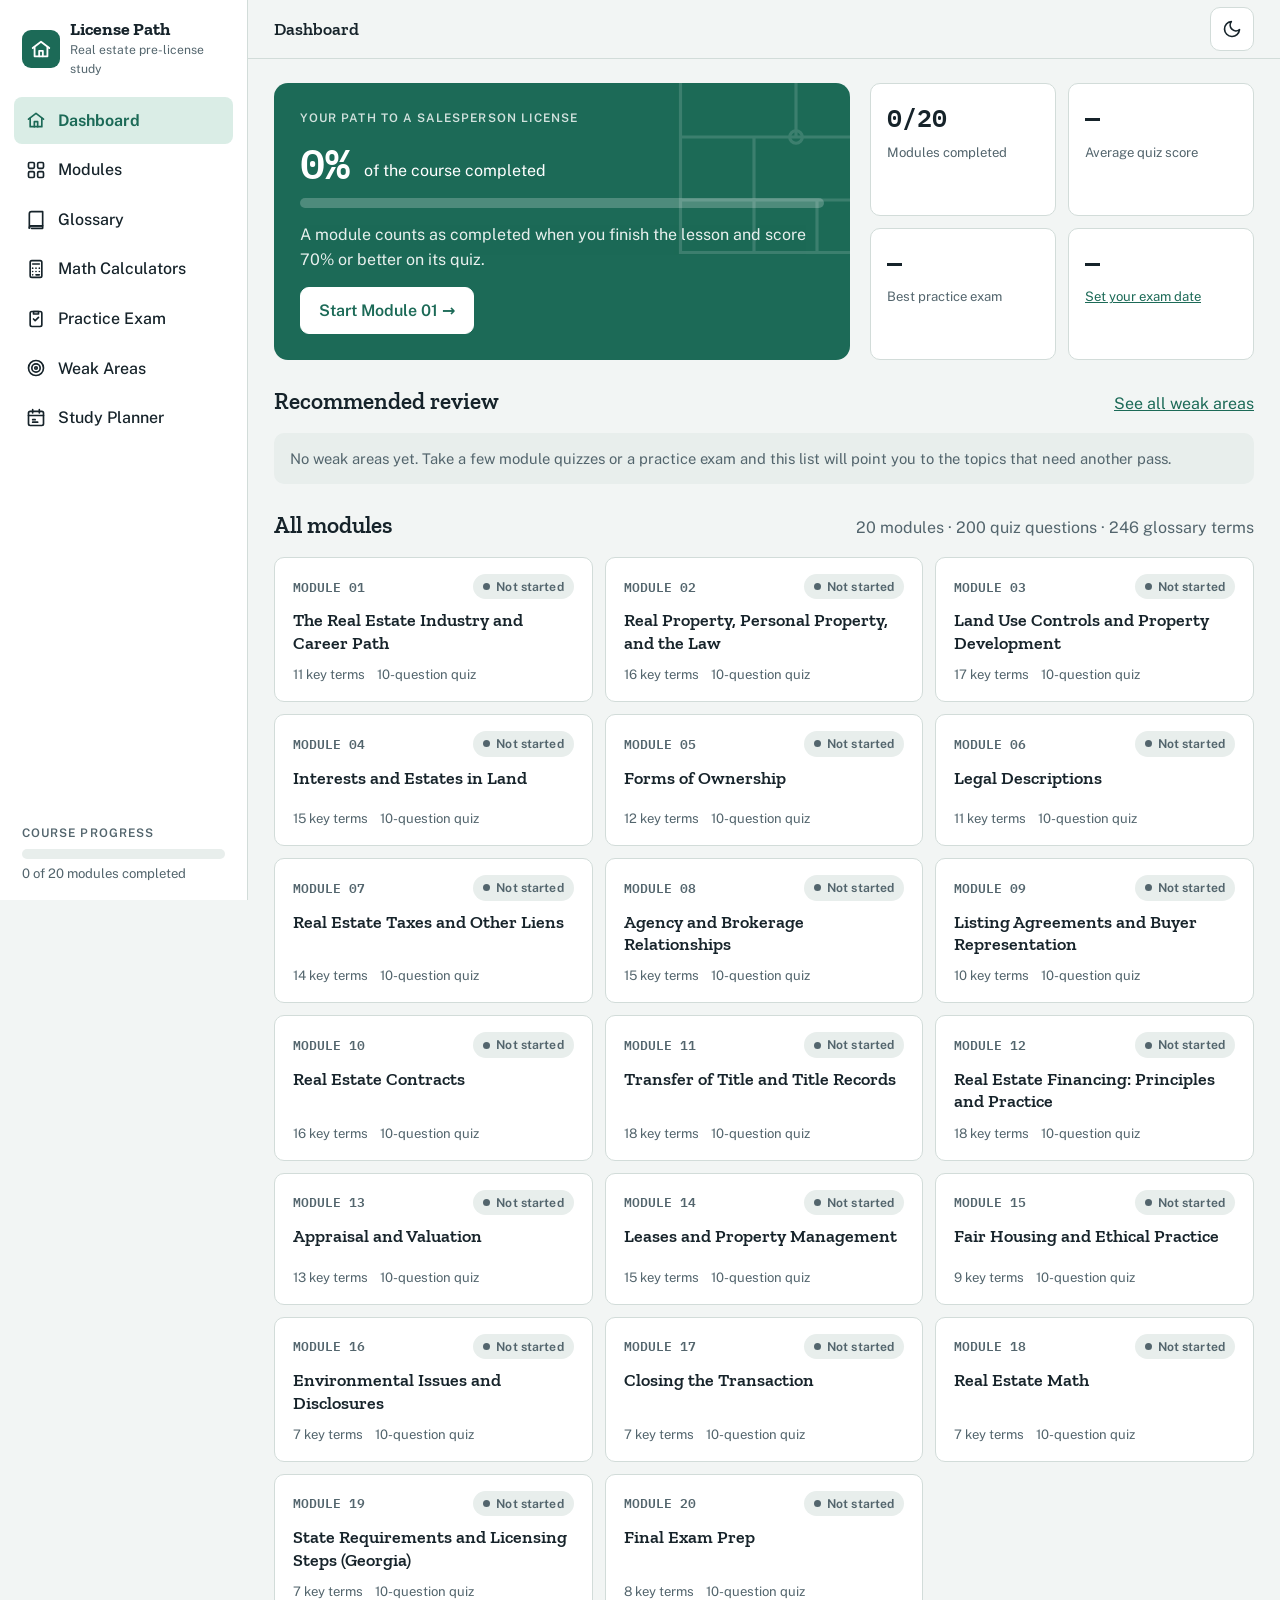
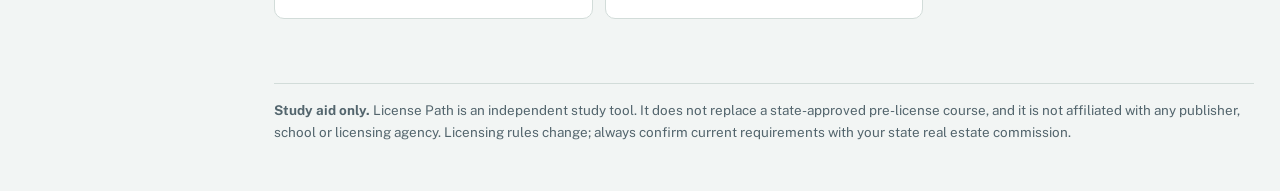
<file: index.html>
<!doctype html>
<html lang="en"><head><meta charset="utf-8">
<meta name="viewport" content="width=device-width, initial-scale=1, viewport-fit=cover">
<title>License Path</title>
<meta name="claude:viewport-fit-sides" content="cover">
<meta name="description" content="Interactive real estate pre-license study dashboard: 20 modules, quizzes, flashcards, math calculators and a timed practice exam.">
<link rel="preconnect" href="https://fonts.googleapis.com">
<link rel="preconnect" href="https://fonts.gstatic.com" crossorigin>
<link rel="stylesheet" href="https://fonts.googleapis.com/css2?family=IBM+Plex+Mono:wght@400;600&family=Public+Sans:wght@400;500;600;700&family=Zilla+Slab:wght@500;600;700&display=swap">
</head><body>
<style>
/* Layout: fixed left sidebar (desktop) / bottom tab bar (phone); single scrolling content column capped near 980px.
   Palette: cool survey-green neutrals, a deep "plat map" green accent and a brass highlight for exam-critical notes. */
:root {
  --bg: #F2F5F4;
  --surface: #FFFFFF;
  --surface-2: #E8EEEC;
  --ink: #16232A;
  --muted: #53656D;
  --line: #D2DCD9;
  --accent: #1C6A57;
  --accent-ink: #FFFFFF;
  --accent-soft: #DAEDE6;
  --brass: #8E6210;
  --brass-soft: #F6ECD7;
  --good: #276F46;
  --good-soft: #DDF0E3;
  --warn: #965A06;
  --warn-soft: #FBEAD0;
  --bad: #AE3535;
  --bad-soft: #F8E0DD;
  --shadow: 0 1px 2px rgba(22, 35, 42, .06), 0 4px 14px rgba(22, 35, 42, .06);
  --font-display: "Zilla Slab", Rockwell, "Roboto Slab", Georgia, serif;
  --font-body: "Public Sans", system-ui, -apple-system, "Segoe UI", Roboto, Helvetica, Arial, sans-serif;
  --font-mono: "IBM Plex Mono", ui-monospace, SFMono-Regular, Menlo, Consolas, monospace;
  --radius: 10px;
  --side: 248px;
  --bottom: 64px;
  padding-top: env(safe-area-inset-top, 0px);
  padding-bottom: env(safe-area-inset-bottom, 0px);
}
@media (prefers-color-scheme: dark) {
  :root:not([data-theme="light"]) {
    --bg: #0D1316; --surface: #142026; --surface-2: #1B2A31; --ink: #E3ECEA; --muted: #98AAB0; --line: #2A3B43;
    --accent: #5EC0A2; --accent-ink: #062219; --accent-soft: #173A31; --brass: #E2B65C; --brass-soft: #372C15;
    --good: #6DCB90; --good-soft: #163423; --warn: #EAB05A; --warn-soft: #382A12; --bad: #F08B81; --bad-soft: #3C1D1B;
    --shadow: 0 1px 2px rgba(0, 0, 0, .3), 0 4px 14px rgba(0, 0, 0, .25);
    color-scheme: dark;
  }
}
:root[data-theme="dark"] {
  --bg: #0D1316; --surface: #142026; --surface-2: #1B2A31; --ink: #E3ECEA; --muted: #98AAB0; --line: #2A3B43;
  --accent: #5EC0A2; --accent-ink: #062219; --accent-soft: #173A31; --brass: #E2B65C; --brass-soft: #372C15;
  --good: #6DCB90; --good-soft: #163423; --warn: #EAB05A; --warn-soft: #382A12; --bad: #F08B81; --bad-soft: #3C1D1B;
  --shadow: 0 1px 2px rgba(0, 0, 0, .3), 0 4px 14px rgba(0, 0, 0, .25);
  color-scheme: dark;
}
[hidden] { display: none !important; }
* { box-sizing: border-box; }
html { -webkit-text-size-adjust: 100%; }
body {
  margin: 0; background: var(--bg); color: var(--ink);
  font: 16px/1.6 var(--font-body);
}
img { max-width: 100%; }
a { color: var(--accent); }
h1, h2, h3, h4 { font-family: var(--font-display); line-height: 1.2; text-wrap: balance; margin: 0; font-weight: 600; }
h1 { font-size: clamp(1.7rem, 1.2rem + 2vw, 2.3rem); }
h2 { font-size: 1.45rem; }
h3 { font-size: 1.18rem; }
p { margin: 0; }
button, input, select { font: inherit; color: inherit; }
:focus-visible { outline: 3px solid var(--accent); outline-offset: 2px; border-radius: 4px; }
.mono { font-family: var(--font-mono); font-variant-numeric: tabular-nums; }
.eyebrow { font-size: .74rem; letter-spacing: .09em; text-transform: uppercase; color: var(--muted); font-weight: 600; }
.muted { color: var(--muted); }
.stack { display: flex; flex-direction: column; gap: 16px; }
.row { display: flex; flex-wrap: wrap; gap: 10px; align-items: center; }

/* ---------- App frame ---------- */
.sidebar {
  position: fixed; inset: 0 auto 0 0; width: var(--side); background: var(--surface); border-right: 1px solid var(--line);
  display: flex; flex-direction: column; padding: calc(20px + env(safe-area-inset-top, 0px)) 14px 16px max(14px, env(safe-area-inset-left, 0px));
  z-index: 20; overflow-y: auto;
}
.brand { display: flex; gap: 10px; align-items: center; padding: 0 8px 18px; }
.brand-mark { width: 38px; height: 38px; border-radius: 9px; background: var(--accent); color: var(--accent-ink); display: grid; place-items: center; flex: none; }
.brand-name { font-family: var(--font-display); font-weight: 700; font-size: 1.12rem; line-height: 1.1; }
.brand-sub { font-size: .76rem; color: var(--muted); }
.nav { display: flex; flex-direction: column; gap: 2px; }
.nav a {
  display: flex; align-items: center; gap: 12px; padding: 11px 12px; border-radius: 8px; color: var(--ink);
  text-decoration: none; font-weight: 500; min-height: 46px;
}
.nav a:hover { background: var(--surface-2); }
.nav a[aria-current="page"] { background: var(--accent-soft); color: var(--accent); font-weight: 650; }
.nav svg { width: 20px; height: 20px; flex: none; }
.side-foot { margin-top: auto; padding: 14px 8px 0; display: flex; flex-direction: column; gap: 10px; }
.side-progress .bar { margin-top: 6px; }

.main { margin-left: var(--side); min-height: 100vh; }
.topbar {
  position: sticky; top: env(safe-area-inset-top, 0px); z-index: 15; background: var(--bg);
  border-bottom: 1px solid var(--line);
  padding-left: max(16px, env(safe-area-inset-left, 0px)); padding-right: max(16px, env(safe-area-inset-right, 0px));
}
.topbar-inner { max-width: 980px; margin: 0 auto; display: flex; align-items: center; gap: 12px; min-height: 58px; }
.topbar-title { font-family: var(--font-display); font-weight: 600; font-size: 1.1rem; flex: 1; min-width: 0; white-space: nowrap; overflow: hidden; text-overflow: ellipsis; }
body::before { content: ""; position: fixed; inset: 0 0 auto; height: env(safe-area-inset-top, 0px); z-index: 30; background: var(--bg); }
.icon-btn {
  width: 44px; height: 44px; border-radius: 10px; border: 1px solid var(--line); background: var(--surface);
  display: grid; place-items: center; cursor: pointer; flex: none;
}
.icon-btn svg { width: 20px; height: 20px; }
.content {
  max-width: 980px; margin: 0 auto;
  padding-block: 24px 48px;
  padding-left: max(16px, env(safe-area-inset-left, 0px)); padding-right: max(16px, env(safe-area-inset-right, 0px));
  box-sizing: content-box;
}
.bottomnav { display: none; }

@media (max-width: 860px) {
  .sidebar { display: none; }
  .main { margin-left: 0; padding-bottom: calc(var(--bottom) + env(safe-area-inset-bottom, 0px)); }
  .bottomnav {
    display: grid; grid-template-columns: repeat(6, 1fr); position: fixed; inset: auto 0 0 0; z-index: 25;
    background: var(--surface); border-top: 1px solid var(--line);
    padding: 0 env(safe-area-inset-right, 0px) env(safe-area-inset-bottom, 0px) env(safe-area-inset-left, 0px);
  }
  .bottomnav a {
    display: flex; flex-direction: column; align-items: center; justify-content: center; gap: 2px; min-height: var(--bottom);
    text-decoration: none; color: var(--muted); font-size: .7rem; font-weight: 600;
  }
  .bottomnav a[aria-current="page"] { color: var(--accent); }
  .bottomnav svg { width: 22px; height: 22px; }
}

/* ---------- Shared components ---------- */
.card { background: var(--surface); border: 1px solid var(--line); border-radius: var(--radius); padding: 20px; }
.btn {
  display: inline-flex; align-items: center; justify-content: center; gap: 8px; min-height: 46px; padding: 10px 18px;
  border-radius: 9px; border: 1px solid var(--line); background: var(--surface); cursor: pointer; font-weight: 600;
  text-decoration: none; color: var(--ink);
}
.btn:hover { border-color: var(--accent); }
.btn.primary { background: var(--accent); color: var(--accent-ink); border-color: var(--accent); }
.btn.primary:hover { filter: brightness(1.07); }
.btn.ghost { background: transparent; }
.btn.small { min-height: 38px; padding: 6px 12px; font-size: .9rem; }
.btn:disabled { opacity: .5; cursor: not-allowed; }
.bar { height: 10px; border-radius: 99px; background: var(--surface-2); overflow: hidden; }
.bar > span { display: block; height: 100%; background: var(--accent); border-radius: 99px; transition: width .4s ease; }
.pill {
  display: inline-flex; align-items: center; gap: 6px; font-size: .76rem; font-weight: 650; padding: 3px 10px;
  border-radius: 99px; white-space: nowrap; letter-spacing: .01em;
}
.pill::before { content: ""; width: 7px; height: 7px; border-radius: 50%; background: currentColor; }
.pill.ns { background: var(--surface-2); color: var(--muted); }
.pill.ip { background: var(--warn-soft); color: var(--warn); }
.pill.done { background: var(--good-soft); color: var(--good); }
.chips { display: flex; flex-wrap: wrap; gap: 8px; }
.chip {
  min-height: 40px; padding: 6px 14px; border-radius: 99px; border: 1px solid var(--line); background: var(--surface);
  cursor: pointer; font-weight: 600; font-size: .9rem;
}
.chip[aria-pressed="true"] { background: var(--ink); color: var(--bg); border-color: var(--ink); }
.notice { border-radius: var(--radius); padding: 14px 16px; background: var(--surface-2); font-size: .92rem; color: var(--muted); }
.notice strong { color: var(--ink); }
.field { display: flex; flex-direction: column; gap: 6px; min-width: 0; }
.field label { font-size: .85rem; font-weight: 600; color: var(--muted); }
.field input, .field select {
  min-height: 46px; padding: 8px 12px; border-radius: 8px; border: 1px solid var(--line); background: var(--surface); width: 100%;
}
.field input:focus { border-color: var(--accent); }
.empty { text-align: center; padding: 28px 16px; color: var(--muted); }

/* ---------- Home ---------- */
.hero { display: grid; gap: 20px; grid-template-columns: minmax(0, 1.5fr) minmax(0, 1fr); align-items: stretch; }
.hero-main { background: var(--accent); color: var(--accent-ink); border-radius: 14px; padding: 26px; display: flex; flex-direction: column; gap: 14px; position: relative; overflow: hidden; }
.hero-main .eyebrow { color: inherit; opacity: .8; }
.hero-main .bar { background: color-mix(in srgb, var(--accent-ink) 22%, transparent); }
.hero-main .bar > span { background: var(--accent-ink); }
.hero-main .btn { background: var(--accent-ink); color: var(--accent); border-color: var(--accent-ink); align-self: flex-start; }
.hero-plat { position: absolute; right: -30px; top: -30px; width: 210px; height: 210px; opacity: .14; pointer-events: none; }
.hero-pct { font-family: var(--font-mono); font-size: 2.6rem; font-weight: 600; line-height: 1; }
.stats { display: grid; grid-template-columns: 1fr 1fr; gap: 12px; }
.stat { background: var(--surface); border: 1px solid var(--line); border-radius: var(--radius); padding: 14px 16px; display: flex; flex-direction: column; gap: 4px; }
.stat-val { font-family: var(--font-mono); font-size: 1.55rem; font-weight: 600; font-variant-numeric: tabular-nums; }
.stat-label { font-size: .82rem; color: var(--muted); }
.section-head { display: flex; justify-content: space-between; align-items: baseline; gap: 12px; flex-wrap: wrap; }
.grid-mods { display: grid; grid-template-columns: repeat(auto-fill, minmax(min(100%, 280px), 1fr)); gap: 12px; }
.mod-card {
  display: flex; flex-direction: column; gap: 10px; padding: 16px 18px; background: var(--surface); border: 1px solid var(--line);
  border-radius: var(--radius); text-decoration: none; color: var(--ink); min-height: 132px; transition: border-color .15s, transform .15s;
}
.mod-card:hover { border-color: var(--accent); transform: translateY(-1px); }
.mod-top { display: flex; justify-content: space-between; align-items: center; gap: 8px; }
.mod-num { font-family: var(--font-mono); font-size: .8rem; color: var(--muted); font-weight: 600; }
.mod-title { font-family: var(--font-display); font-size: 1.12rem; font-weight: 600; line-height: 1.25; }
.mod-meta { margin-top: auto; font-size: .82rem; color: var(--muted); display: flex; gap: 12px; flex-wrap: wrap; }
.rec-list { display: flex; flex-direction: column; gap: 10px; }
.rec { display: flex; gap: 14px; align-items: center; padding: 12px 14px; border: 1px solid var(--line); border-radius: var(--radius); background: var(--surface); flex-wrap: wrap; }
.rec-body { flex: 1; min-width: 180px; }
.rec-acc { font-family: var(--font-mono); font-weight: 600; }

/* ---------- Module ---------- */
.mod-head { display: flex; flex-direction: column; gap: 10px; }
.tabs { display: flex; gap: 4px; border-bottom: 1px solid var(--line); overflow-x: auto; scrollbar-width: none; }
.tab {
  min-height: 48px; padding: 10px 16px; border: 0; background: none; cursor: pointer; font-weight: 600; color: var(--muted);
  border-bottom: 3px solid transparent; white-space: nowrap;
}
.tab[aria-selected="true"] { color: var(--accent); border-bottom-color: var(--accent); }
.objectives { background: var(--surface); border: 1px solid var(--line); border-radius: var(--radius); padding: 18px 20px; }
.objectives ol { margin: 8px 0 0; padding-left: 22px; display: flex; flex-direction: column; gap: 4px; }
.lesson { display: flex; flex-direction: column; gap: 26px; }
.lesson-sec { display: flex; flex-direction: column; gap: 10px; max-width: 68ch; }
.lesson-sec h3 { display: flex; gap: 10px; align-items: baseline; }
.lesson-sec h3 .mono { font-size: .8rem; color: var(--muted); font-weight: 500; }
.lesson-sec ul, .lesson-sec ol { margin: 0; padding-left: 22px; display: flex; flex-direction: column; gap: 6px; }
.lesson-sec .tbl-wrap { overflow-x: auto; }
.lesson-sec table { border-collapse: collapse; font-size: .92rem; min-width: 420px; }
.lesson-sec th, .lesson-sec td { border: 1px solid var(--line); padding: 7px 10px; text-align: left; vertical-align: top; }
.lesson-sec th { background: var(--surface-2); }
.gl {
  background: none; border: 0; padding: 0; color: var(--accent); font-weight: 600; cursor: pointer;
  text-decoration: underline dotted; text-underline-offset: 3px; text-decoration-thickness: 1.5px;
}
.gl:hover { text-decoration-style: solid; }
.scenario { border: 1px solid var(--line); background: var(--surface); border-radius: var(--radius); padding: 18px 20px; display: flex; flex-direction: column; gap: 8px; max-width: 72ch; }
.scenario .eyebrow { color: var(--accent); }
.traps { border: 1px solid color-mix(in srgb, var(--brass) 40%, transparent); background: var(--brass-soft); border-radius: var(--radius); padding: 18px 20px; max-width: 72ch; }
.traps h3 { color: var(--brass); display: flex; gap: 8px; align-items: center; }
.traps ul { margin: 10px 0 0; padding-left: 20px; display: flex; flex-direction: column; gap: 8px; }
.lesson-done { display: flex; align-items: center; gap: 14px; flex-wrap: wrap; padding: 18px 20px; border: 1px dashed var(--line); border-radius: var(--radius); }
.terms-list { display: grid; grid-template-columns: repeat(auto-fill, minmax(min(100%, 300px), 1fr)); gap: 10px; }
.term { padding: 14px 16px; border: 1px solid var(--line); border-radius: var(--radius); background: var(--surface); }
.term dt { font-weight: 700; font-family: var(--font-display); font-size: 1.05rem; }
.term dd { margin: 4px 0 0; color: var(--muted); font-size: .94rem; }

/* Flashcards */
.fc-wrap { display: flex; flex-direction: column; gap: 14px; align-items: center; }
.fc {
  width: 100%; max-width: 560px; min-height: 250px; perspective: 1200px; cursor: pointer; border: 0; padding: 0; background: none; text-align: center;
}
.fc-inner { position: relative; width: 100%; min-height: 250px; transition: transform .45s ease; transform-style: preserve-3d; }
.fc.flipped .fc-inner { transform: rotateY(180deg); }
.fc-face {
  position: absolute; inset: 0; display: flex; flex-direction: column; align-items: center; justify-content: center; gap: 10px;
  padding: 24px; border-radius: 14px; border: 1px solid var(--line); background: var(--surface); box-shadow: var(--shadow);
  backface-visibility: hidden; -webkit-backface-visibility: hidden;
}
.fc-back { transform: rotateY(180deg); background: var(--accent-soft); }
.fc-term { font-family: var(--font-display); font-size: 1.6rem; font-weight: 600; }
.fc-def { font-size: 1.02rem; max-width: 46ch; }
.fc-hint { font-size: .8rem; color: var(--muted); }
.fc-controls { display: flex; gap: 10px; flex-wrap: wrap; justify-content: center; }

/* Quiz */
.quiz { display: flex; flex-direction: column; gap: 16px; max-width: 760px; }
.q-progress { display: flex; justify-content: space-between; gap: 10px; font-size: .88rem; color: var(--muted); flex-wrap: wrap; }
.q-text { font-size: 1.12rem; font-weight: 600; line-height: 1.45; }
.opts { display: flex; flex-direction: column; gap: 10px; }
.opt {
  display: flex; gap: 12px; align-items: flex-start; text-align: left; min-height: 52px; padding: 12px 14px; border-radius: 10px;
  border: 1.5px solid var(--line); background: var(--surface); cursor: pointer; line-height: 1.45;
}
.opt:hover:not(:disabled) { border-color: var(--accent); }
.opt-letter { font-family: var(--font-mono); font-weight: 600; width: 26px; height: 26px; border-radius: 6px; background: var(--surface-2); display: grid; place-items: center; flex: none; font-size: .85rem; }
.opt.correct { border-color: var(--good); background: var(--good-soft); }
.opt.correct .opt-letter { background: var(--good); color: var(--surface); }
.opt.wrong { border-color: var(--bad); background: var(--bad-soft); }
.opt.wrong .opt-letter { background: var(--bad); color: var(--surface); }
.opt.chosen { border-color: var(--accent); background: var(--accent-soft); }
.opt.chosen .opt-letter { background: var(--accent); color: var(--accent-ink); }
.opt:disabled { cursor: default; }
.explain { border-radius: 10px; padding: 14px 16px; border-left: 4px solid var(--good); background: var(--surface); border-top: 1px solid var(--line); border-right: 1px solid var(--line); border-bottom: 1px solid var(--line); }
.explain.bad { border-left-color: var(--bad); }
.explain strong { display: block; margin-bottom: 4px; }
.score-big { font-family: var(--font-mono); font-size: 3rem; font-weight: 600; line-height: 1; }
.review-item { border: 1px solid var(--line); border-radius: var(--radius); padding: 14px 16px; background: var(--surface); display: flex; flex-direction: column; gap: 6px; }
.review-item .tag { font-size: .8rem; font-weight: 700; }
.review-item .tag.ok { color: var(--good); }
.review-item .tag.no { color: var(--bad); }

/* Glossary */
.search { position: relative; }
.search input { width: 100%; min-height: 50px; padding: 10px 14px 10px 44px; border-radius: 10px; border: 1px solid var(--line); background: var(--surface); }
.search svg { position: absolute; left: 14px; top: 50%; transform: translateY(-50%); width: 20px; height: 20px; color: var(--muted); }
.gloss-group h3 { font-family: var(--font-mono); font-size: 1rem; color: var(--accent); padding: 4px 0; border-bottom: 1px solid var(--line); margin-bottom: 8px; }
.gloss-item { padding: 10px 0; border-bottom: 1px solid var(--line); display: grid; grid-template-columns: minmax(0, 220px) minmax(0, 1fr); gap: 6px 18px; }
.gloss-item:last-child { border-bottom: 0; }
.gloss-term { font-weight: 700; }
.gloss-def { color: var(--ink); }
.gloss-src { font-size: .8rem; color: var(--muted); }
.gloss-src a { color: var(--muted); }
@media (max-width: 600px) { .gloss-item { grid-template-columns: 1fr; } }

/* Calculators */
.calcs { display: grid; grid-template-columns: repeat(auto-fill, minmax(min(100%, 430px), 1fr)); gap: 16px; }
.calc { display: flex; flex-direction: column; gap: 14px; }
.calc-inputs { display: grid; grid-template-columns: repeat(auto-fill, minmax(min(100%, 170px), 1fr)); gap: 12px; }
.calc-result { background: var(--accent-soft); border-radius: 10px; padding: 14px 16px; display: flex; flex-direction: column; gap: 4px; }
.calc-result .big { font-family: var(--font-mono); font-size: 1.6rem; font-weight: 600; color: var(--accent); }
.steps { font-family: var(--font-mono); font-size: .84rem; background: var(--surface-2); border-radius: 10px; padding: 12px 14px; overflow-x: auto; white-space: pre; line-height: 1.7; }

/* Exam */
.exam-bar { display: flex; flex-wrap: wrap; gap: 12px; align-items: center; justify-content: space-between; padding: 12px 16px; border: 1px solid var(--line); border-radius: var(--radius); background: var(--surface); }
.timer { font-family: var(--font-mono); font-size: 1.3rem; font-weight: 600; }
.timer.low { color: var(--bad); }
.navgrid { display: grid; grid-template-columns: repeat(auto-fill, minmax(42px, 1fr)); gap: 6px; }
.navgrid button {
  min-height: 42px; border-radius: 7px; border: 1px solid var(--line); background: var(--surface); cursor: pointer;
  font-family: var(--font-mono); font-size: .82rem; position: relative;
}
.navgrid button.ans { background: var(--accent-soft); border-color: var(--accent); }
.navgrid button.cur { outline: 2.5px solid var(--ink); outline-offset: 1px; }
.navgrid button.flag::after { content: ""; position: absolute; top: 3px; right: 3px; width: 7px; height: 7px; border-radius: 50%; background: var(--brass); }
.confirm { border: 1.5px solid var(--brass); background: var(--brass-soft); border-radius: var(--radius); padding: 16px; display: flex; flex-direction: column; gap: 12px; }
.topic-table { width: 100%; border-collapse: collapse; font-size: .92rem; }
.topic-table td, .topic-table th { padding: 9px 8px; border-bottom: 1px solid var(--line); text-align: left; }
.topic-table th { font-size: .78rem; text-transform: uppercase; letter-spacing: .06em; color: var(--muted); }
.topic-table td.num { font-family: var(--font-mono); text-align: right; white-space: nowrap; }
.topic-table .bar { min-width: 80px; }
.tbl-scroll { overflow-x: auto; }
.bar.good > span { background: var(--good); }
.bar.warn > span { background: var(--warn); }
.bar.bad > span { background: var(--bad); }

/* Planner */
.weeks { display: flex; flex-direction: column; gap: 10px; }
.week { display: grid; grid-template-columns: 150px minmax(0, 1fr); gap: 14px; padding: 14px 16px; border: 1px solid var(--line); border-radius: var(--radius); background: var(--surface); }
.week.review { border-color: var(--brass); background: var(--brass-soft); }
.week-label { font-family: var(--font-mono); font-size: .85rem; }
.week-label strong { display: block; font-family: var(--font-display); font-size: 1.05rem; }
.week ul { margin: 6px 0 0; padding-left: 18px; }
@media (max-width: 600px) { .week { grid-template-columns: 1fr; gap: 6px; } }
.two-col { display: grid; grid-template-columns: repeat(auto-fit, minmax(min(100%, 320px), 1fr)); gap: 16px; }

/* Glossary dialog */
dialog.term-pop {
  border: 1px solid var(--line); border-radius: 14px; padding: 0; background: var(--surface); color: var(--ink);
  width: min(460px, calc(100vw - 32px)); box-shadow: 0 20px 60px rgba(0, 0, 0, .3);
}
dialog.term-pop::backdrop { background: rgba(10, 18, 22, .45); }
.pop-body { padding: 20px 22px; display: flex; flex-direction: column; gap: 10px; }
.pop-actions { display: flex; justify-content: space-between; gap: 10px; padding: 0 22px 18px; flex-wrap: wrap; }

.disclaimer { font-size: .84rem; color: var(--muted); border-top: 1px solid var(--line); padding-top: 16px; margin-top: 36px; }

@media (max-width: 760px) {
  .hero { grid-template-columns: 1fr; }
}
@media (prefers-reduced-motion: reduce) {
  *, *::before, *::after { transition: none !important; animation: none !important; }
}
</style>
<aside class="sidebar" aria-label="Main navigation">
  <div class="brand">
    <div class="brand-mark" aria-hidden="true">
      <svg viewBox="0 0 24 24" width="22" height="22" fill="none" stroke="currentColor" stroke-width="2" stroke-linecap="round" stroke-linejoin="round"><path d="M3 11l9-7 9 7"/><path d="M5 10v10h14V10"/><path d="M10 20v-6h4v6"/></svg>
    </div>
    <div>
      <div class="brand-name">License Path</div>
      <div class="brand-sub">Real estate pre-license study</div>
    </div>
  </div>
  <nav class="nav" id="sideNav"></nav>
  <div class="side-foot">
    <div class="side-progress">
      <div class="eyebrow">Course progress</div>
      <div class="bar" aria-hidden="true"><span id="sideBar" style="width:0%"></span></div>
      <div class="muted" style="font-size:.82rem;margin-top:4px" id="sideText">0 of 20 modules completed</div>
    </div>
  </div>
</aside>

<div class="main">
  <header class="topbar">
    <div class="topbar-inner">
      <div class="topbar-title" id="topTitle">Dashboard</div>
      <button class="icon-btn" id="themeBtn" type="button" aria-label="Switch to dark mode" title="Switch light / dark mode"></button>
    </div>
  </header>
  <main class="content" id="view" tabindex="-1"></main>
</div>

<nav class="bottomnav" id="bottomNav" aria-label="Main navigation"></nav>

<dialog class="term-pop" id="termPop" aria-labelledby="popTerm">
  <div class="pop-body">
    <div class="eyebrow" id="popSrc">Glossary</div>
    <h3 id="popTerm">Term</h3>
    <p id="popDef"></p>
  </div>
  <div class="pop-actions">
    <a class="btn small ghost" id="popGloss" href="#glossary">Open full glossary</a>
    <button class="btn small primary" type="button" id="popClose">Close</button>
  </div>
</dialog>
<script>
const MODULES = []; const M = m => MODULES.push(m);
/* Modules 1-5. Original study text. [[Term]] or [[Glossary Term|text shown]] creates a glossary popup link. */
M({
  id: 1,
  title: "The Real Estate Industry and Career Path",
  summary: "What real estate professionals do, how the market works, the main types of property, and what a career as a licensed salesperson looks like.",
  objectives: [
    "Describe the main specialties within the real estate business.",
    "Explain the difference between a salesperson and a broker.",
    "Identify the forces of supply and demand that move real estate prices.",
    "Distinguish an independent contractor from an employee for tax purposes.",
    "Recognize the major professional organizations and what membership means."
  ],
  sections: [
    ["A business with many specialties", `<p>Real estate is much bigger than selling houses. Many different professionals touch a single property over its lifetime, and each needs a different skill set.</p>
<ul>
<li><strong>Brokerage</strong> brings buyers and sellers (or landlords and tenants) together for a fee. This is where most new licensees start.</li>
<li><strong>Appraisal</strong> estimates a property's value. Appraisers are licensed or certified separately from salespeople.</li>
<li><strong>Property management</strong> runs rental property for an owner: finding tenants, collecting rent and arranging maintenance.</li>
<li><strong>Financing</strong> professionals such as mortgage loan originators help buyers borrow money.</li>
<li><strong>Development and construction</strong> turn raw land into usable property.</li>
<li><strong>Counseling, education and investment</strong> round out the field.</li>
</ul>
<p>Every state requires a license to perform [[brokerage]] activities for others in exchange for compensation.</p>`],
    ["Salesperson versus broker", `<p>States usually have two license levels.</p>
<ul>
<li>A [[salesperson]] (also called a sales associate or agent) is licensed to perform brokerage activities only <em>on behalf of a sponsoring broker</em>. A salesperson cannot run an independent business, cannot hold client money in their own account, and is paid only through their broker.</li>
<li>A [[broker]] holds a higher license that requires more education and experience. A broker can open a brokerage firm, supervise salespeople and hold [[escrow]] (trust) funds.</li>
</ul>
<p>Every listing, buyer agreement and commission legally belongs to the broker, not to the individual salesperson. If you change firms, your listings normally stay with your old broker.</p>`],
    ["How the real estate market works", `<p>Prices are set by [[supply and demand]]. Because land cannot be moved, real estate markets are <strong>local</strong>: a shortage of homes in one city does nothing for buyers in another state.</p>
<ul>
<li>When demand rises faster than supply, prices rise and homes sell quickly. That is a [[seller's market]].</li>
<li>When supply outpaces demand, prices soften, homes sit longer and buyers can negotiate. That is a [[buyer's market]].</li>
</ul>
<p>Supply responds slowly because new construction takes months or years. Factors that shift supply include labor, materials, interest rates and government controls such as zoning. Factors that shift demand include population, employment, wages and mortgage rates.</p>`],
    ["Types of property and housing", `<p>Licensing exams often ask you to classify property by its use:</p>
<ul>
<li><strong>Residential</strong>: places where people live, including single-family homes, apartments, condominiums and manufactured housing.</li>
<li><strong>Commercial</strong>: office buildings, retail stores and other business property.</li>
<li><strong>Industrial</strong>: factories, warehouses and research facilities.</li>
<li><strong>Agricultural</strong>: farms, ranches, orchards and timberland.</li>
<li><strong>Special purpose</strong>: churches, schools, cemeteries and government buildings.</li>
</ul>
<p>Common housing types include detached single-family homes, townhouses, condominiums, cooperatives, mixed-use developments, manufactured homes and multifamily buildings.</p>`],
    ["Working as a licensee", `<p>Most salespeople are [[independent contractor|independent contractors]], not [[employee|employees]]. Under federal tax rules a licensee is treated as an independent contractor when three conditions are met:</p>
<ol>
<li>The person holds a real estate license.</li>
<li>Substantially all pay is based on sales production (commissions), not hours worked.</li>
<li>A written agreement states the person will not be treated as an employee for tax purposes.</li>
</ol>
<p>Independent contractors pay their own self-employment taxes and set their own hours and methods. A broker can still require compliance with the law and office policy, but cannot dictate daily schedules the way an employer can.</p>
<p>Your income comes from a [[commission]], which is negotiable between the client and the brokerage. No law or association sets a standard rate, and agreeing with competitors to fix rates is illegal (see Module 8).</p>`],
    ["Professional organizations", `<p>The National Association of REALTORS® (NAR) is the largest trade group. Only members may call themselves a [[REALTOR®]]; the word is a registered trademark, not a job title. Members agree to follow the NAR Code of Ethics, which is stricter than the law in some areas.</p>
<p>Other groups include the National Association of Real Estate Brokers (members are called Realtists), and many specialty institutes for appraisers, property managers and commercial practitioners. Membership is voluntary; your license comes from the state, not from any association.</p>`]
  ],
  terms: [
    ["Brokerage", "The business of bringing parties together in a real estate transaction for a fee."],
    ["Broker", "A person licensed to run a real estate business, supervise salespeople and hold client funds."],
    ["Salesperson", "A licensee who may perform brokerage activities only under the supervision of a sponsoring broker."],
    ["Supply and demand", "The economic principle that prices rise when demand exceeds supply and fall when supply exceeds demand."],
    ["Seller's market", "A market where buyers outnumber available homes, so prices rise and sellers have the advantage."],
    ["Buyer's market", "A market where available homes outnumber buyers, so prices soften and buyers have the advantage."],
    ["Independent contractor", "A worker paid by results who controls their own methods and pays their own taxes; most salespeople are treated this way."],
    ["Employee", "A worker whose employer controls how and when work is done and withholds taxes from pay."],
    ["Commission", "A fee for brokerage services, usually a percentage of the sale price, that is fully negotiable."],
    ["REALTOR®", "A registered trademark that only members of the National Association of REALTORS® may use."],
    ["Escrow", "Money or documents held by a neutral party until the conditions of an agreement are met; brokers hold escrow funds in trust accounts."]
  ],
  scenarios: [
    ["Who owns the listing?", "Dana, a salesperson at Peach Realty, signs a listing with a seller. Two months later Dana moves to another brokerage and assumes the listing goes along. It does not. The listing agreement is a contract between the seller and Peach Realty, so the listing stays with Peach Realty unless the broker and the seller agree to release it. Dana can only be paid for that listing through the broker who held her license when it was earned."]
  ],
  traps: [
    "A salesperson never receives a commission directly from a client or another brokerage. All pay flows through the sponsoring [[broker]].",
    "There is no “standard” commission rate. If an answer says the rate is set by law, by the MLS or by an association, it is wrong.",
    "“REALTOR®” is not a synonym for “real estate agent.” It refers only to NAR members.",
    "Real estate markets are local because land is immobile. National averages do not set local prices.",
    "Independent contractor status depends on a license, pay based on production and a written agreement. Missing any one of these can make the person an employee."
  ],
  quiz: [
    ["A licensee who may perform brokerage activities only under the supervision of a sponsoring broker is a:", ["Salesperson", "Principal broker", "Appraiser", "Mortgage broker"], 0, "A [[salesperson]] must be sponsored and supervised by a [[broker]] and is paid only through that broker."],
    ["Who owns a listing agreement taken by a salesperson?", ["The salesperson who took it", "The sponsoring broker", "The multiple listing service", "The state real estate commission"], 1, "Listing agreements are contracts between the client and the brokerage, so they belong to the [[broker]]."],
    ["When the number of homes for sale greatly exceeds the number of buyers, the result is usually:", ["A seller's market", "Rising prices", "A buyer's market", "Rent control"], 2, "Excess supply relative to demand gives buyers bargaining power, creating a [[buyer's market]]."],
    ["Why are real estate markets described as local?", ["Because each county sets its own prices", "Because land is immobile", "Because lenders only operate locally", "Because the federal government regulates prices"], 1, "Immobility means a shortage in one area cannot be fixed by moving land in from another area."],
    ["Which is NOT one of the federal tests for treating a salesperson as an independent contractor?", ["The person holds a real estate license", "Pay is based on production rather than hours", "There is a written agreement stating independent contractor status", "The broker sets the person's daily work schedule"], 3, "Controlling the daily schedule points toward employee status. The three tests are license, production-based pay and a written agreement."],
    ["The commission rate on a home sale is set by:", ["State law", "The local REALTOR® association", "Negotiation between the client and the brokerage", "The multiple listing service"], 2, "Commission is always negotiable. Any rate set by law or agreement among competitors would be illegal price fixing."],
    ["The term REALTOR® may be used by:", ["Any licensed salesperson", "Any licensed broker", "Only members of the National Association of REALTORS®", "Only brokers with 5+ years of experience"], 2, "REALTOR® is a registered trademark limited to NAR members."],
    ["A warehouse used for distribution is classified as:", ["Commercial", "Industrial", "Special purpose", "Agricultural"], 1, "Warehouses, factories and distribution centers are industrial property."],
    ["A church or public school is an example of which property type?", ["Special purpose", "Commercial", "Residential", "Industrial"], 0, "Property built for a narrow use such as worship, education or government is special purpose."],
    ["Which statement about supply in real estate is true?", ["Supply adjusts instantly to demand", "Supply responds slowly because construction takes time", "Supply is fixed by the federal government", "Supply never affects price"], 1, "New buildings take months or years to complete, so supply lags behind changes in demand."]
  ]
});

M({
  id: 2,
  title: "Real Property, Personal Property, and the Law",
  summary: "The difference between land, real estate and real property; the bundle of rights; fixtures versus personal property; and where real estate law comes from.",
  objectives: [
    "Define land, real estate and real property and explain how they differ.",
    "List the rights in the bundle of legal rights.",
    "Apply the legal tests that decide whether an item is a fixture.",
    "Describe air, surface, subsurface and water rights.",
    "Identify the physical and economic characteristics of land."
  ],
  sections: [
    ["Land, real estate and real property", `<p>These three terms build on each other:</p>
<ul>
<li>[[Land]] is the earth's surface, everything below it down to the center of the earth, and the air space above it, including natural things like trees and water.</li>
<li>[[Real estate]] is land <em>plus</em> all permanent man-made [[improvement|improvements]] attached to it, such as houses, fences and sidewalks.</li>
<li>[[Real property]] is real estate <em>plus</em> the legal rights of ownership. In everyday speech and on most exams, “real estate” and “real property” are used interchangeably.</li>
</ul>
<p>Anything that is not real property is [[personal property]] (also called personalty or chattels). Personal property is movable: furniture, cars, a refrigerator that just plugs in.</p>`],
    ["The bundle of legal rights", `<p>Ownership is often pictured as a [[bundle of legal rights]]. An owner can:</p>
<ul>
<li><strong>Possess</strong> the property.</li>
<li><strong>Control</strong> its use within the law.</li>
<li><strong>Enjoy</strong> it without interference.</li>
<li><strong>Exclude</strong> others from it.</li>
<li><strong>Dispose</strong> of it by selling, giving, leasing or willing it.</li>
</ul>
<p>An owner can separate sticks from the bundle. Leasing a home transfers possession to a tenant while the owner keeps the right to dispose of it.</p>
<p>Ownership rights also extend up and down. [[Air rights]] cover the space above the surface (subject to aircraft flight). [[Subsurface rights]], also called mineral rights, cover what lies below. An owner can sell the minerals to one party and the surface to another.</p>`],
    ["Water rights", `<p>Who owns water depends on the state's legal doctrine:</p>
<ul>
<li>[[Riparian rights]] belong to owners of land bordering a flowing river or stream. They may make reasonable use of the water but cannot block or pollute it for neighbors downstream.</li>
<li>[[Littoral rights]] belong to owners of land bordering a large, still body of water such as a lake or ocean. They generally own to the average high-water mark.</li>
<li>[[Prior appropriation]] is used in dry western states. The state controls water and grants rights to the first person who puts it to beneficial use.</li>
</ul>
<p>Land can grow by <strong>accretion</strong> (slow buildup of soil, called alluvion) or shrink by <strong>erosion</strong>. Sudden loss of land from a storm or flood is <strong>avulsion</strong>, and the owner may be able to reclaim it.</p>`],
    ["Fixtures: when personal property becomes real property", `<p>A [[fixture]] is an item that was personal property but became real property by being attached to land or a building. A ceiling fan in a box is personal property; once wired into the ceiling it is usually a fixture and transfers with the house.</p>
<p>Courts use five tests, often remembered as <strong>MARIA</strong>:</p>
<ul>
<li><strong>M</strong>ethod of annexation: how permanently is it attached? Would removing it cause damage?</li>
<li><strong>A</strong>daptation to the real estate: was it custom-made for this property, like fitted storm windows?</li>
<li><strong>R</strong>elationship of the parties: courts tend to favor buyers over sellers and tenants over landlords.</li>
<li><strong>I</strong>ntention: did the person who attached it intend it to stay? This is often the most important test.</li>
<li><strong>A</strong>greement: a written agreement between the parties controls over all the other tests.</li>
</ul>
<p>Attaching personal property to real property is <strong>annexation</strong>. Turning real property into personal property by removing it (cutting timber, harvesting a crop) is [[severance]].</p>
<p>Two special rules: [[trade fixtures]] installed by a commercial tenant for business use (shelving, ovens, salon chairs) stay the tenant's personal property and may be removed before the lease ends. Annual crops planted by a tenant farmer, called [[emblements]], belong to the tenant who planted them, even if the lease ends before harvest.</p>`],
    ["Characteristics of land", `<p><strong>Physical characteristics</strong></p>
<ul>
<li><strong>Immobility</strong>: land cannot be moved. This is why real estate is regulated and taxed locally.</li>
<li><strong>Indestructibility</strong>: land itself is permanent, although buildings wear out.</li>
<li><strong>Uniqueness</strong> (nonhomogeneity): no two parcels are identical. Because of this, a buyer can ask a court to force a seller to complete a sale through specific performance.</li>
</ul>
<p><strong>Economic characteristics</strong></p>
<ul>
<li><strong>Scarcity</strong>: the supply of usable land in a given area is limited.</li>
<li><strong>Improvements</strong>: building on one parcel changes the value of nearby parcels.</li>
<li><strong>Permanence of investment</strong>: money spent on roads, sewers and buildings is long-term.</li>
<li><strong>Area preference</strong> (situs): people's preference for a location. It is the most important economic factor in value.</li>
</ul>`],
    ["Where real estate law comes from", `<p>Real estate is governed by several layers of law: the U.S. and state constitutions, federal and state <strong>statutes</strong> passed by legislatures, <strong>common law</strong> (rules developed by court decisions over centuries), and <strong>administrative regulations</strong> written by agencies such as a state real estate commission. Each state's [[license law]] sets who must be licensed and how licensees must behave.</p>
<p>A real estate licensee must never practice law. Drafting legal documents from scratch or giving legal opinions is the unauthorized practice of law. When a client has a legal question, refer them to an attorney.</p>`]
  ],
  terms: [
    ["Land", "The earth's surface, the area below it to the center of the earth, the air above it, and things permanently attached by nature."],
    ["Real estate", "Land plus all permanent man-made improvements attached to it."],
    ["Real property", "Real estate plus the bundle of legal rights that come with ownership."],
    ["Personal property", "Movable items that are not real property; also called personalty or chattels."],
    ["Improvement", "Any man-made addition to land, such as a building, fence, road or utility line."],
    ["Bundle of legal rights", "The rights of ownership: possession, control, enjoyment, exclusion and disposition."],
    ["Air rights", "The right to use the space above the surface of land."],
    ["Subsurface rights", "Rights to what lies below the surface, such as minerals, oil and gas; also called mineral rights."],
    ["Riparian rights", "Rights of owners whose land borders a flowing river or stream."],
    ["Littoral rights", "Rights of owners whose land borders a large, still body of water such as a lake or ocean."],
    ["Prior appropriation", "A water-rights doctrine where the state grants rights to the first party to put water to beneficial use."],
    ["Fixture", "An item of personal property that has been attached to real property so that it becomes part of the real property."],
    ["Trade fixtures", "Items a commercial tenant installs for business use; they remain the tenant's personal property and may be removed."],
    ["Emblements", "Annual crops produced by labor; they are personal property of the tenant who planted them."],
    ["Severance", "Changing real property to personal property by detaching it, such as cutting timber."],
    ["License law", "A state's statute and rules governing who must hold a real estate license and how licensees must act."]
  ],
  scenarios: [
    ["The missing chandelier", "A seller's grandmother gave her a crystal chandelier, which she hung in the dining room. At the final walk-through, the buyer sees a bare bulb. The chandelier was wired into the ceiling, so it was a fixture and should have transferred with the house. The seller should have excluded it in writing in the sales contract, or replaced it before listing. Good practice: ask sellers early which attached items they plan to keep, and put it in the contract."]
  ],
  traps: [
    "When the fixture tests conflict, a written <strong>agreement</strong> between the parties wins. Intention is the next strongest test.",
    "[[Trade fixtures]] stay personal property. If the tenant leaves them after the lease ends, they may become the landlord's property through accession.",
    "[[Riparian rights|Riparian]] = rivers and streams (flowing). [[Littoral rights|Littoral]] = lakes and oceans (still). Remember: “littoral” sounds like “lake shore.”",
    "Area preference (situs) is an <em>economic</em> characteristic, not a physical one.",
    "A refrigerator that plugs in is usually personal property. A built-in refrigerator is usually a fixture."
  ],
  quiz: [
    ["Real estate is best defined as:", ["Land only", "Land plus permanent man-made improvements", "Land plus the bundle of legal rights", "Only buildings"], 1, "[[Real estate]] adds man-made improvements to land. Adding legal rights gives you [[real property]]."],
    ["Which is NOT part of the bundle of legal rights?", ["Possession", "Exclusion", "Disposition", "Taxation"], 3, "Taxation is a power of government, not an owner's right. The bundle includes possession, control, enjoyment, exclusion and disposition."],
    ["A tenant who runs a bakery installs commercial ovens. The ovens are:", ["Fixtures that belong to the landlord", "Trade fixtures that the tenant may remove", "Emblements", "Real property"], 1, "Equipment installed for a business is a [[trade fixtures|trade fixture]] and stays the tenant's personal property."],
    ["When the legal tests for a fixture point in different directions, which controls?", ["Method of attachment", "Cost of the item", "A written agreement between the parties", "Who paid for installation"], 2, "A written agreement between buyer and seller (or landlord and tenant) overrides the other fixture tests."],
    ["An owner whose land borders a river has:", ["Littoral rights", "Riparian rights", "Air rights", "Prior appropriation rights"], 1, "[[Riparian rights]] attach to land along flowing water such as rivers and streams."],
    ["Cutting down trees and selling them as lumber is an example of:", ["Annexation", "Accretion", "Severance", "Avulsion"], 2, "[[Severance]] turns real property (standing trees) into personal property (lumber)."],
    ["Which characteristic explains why a court can order specific performance of a real estate contract?", ["Immobility", "Uniqueness", "Indestructibility", "Scarcity"], 1, "Because every parcel is unique, money damages may not make a buyer whole, so courts can force the sale."],
    ["The most important economic characteristic affecting value is:", ["Area preference", "Indestructibility", "Immobility", "Permanence of investment"], 0, "Area preference, or situs, reflects people's desire for a location and has the greatest effect on value."],
    ["A tenant farmer planted corn, and the lease ended before harvest. The corn:", ["Belongs to the landlord", "Is an emblement the tenant may harvest", "Is a fixture", "Must be split equally"], 1, "[[Emblements]] are annual crops that belong to the tenant who planted them, who may return to harvest."],
    ["Slow buildup of soil along a riverbank that adds to an owner's land is called:", ["Avulsion", "Erosion", "Accretion", "Reliction"], 2, "Accretion is the gradual addition of land. Sudden loss from a flood or storm is avulsion."]
  ]
});

M({
  id: 3,
  title: "Land Use Controls and Property Development",
  summary: "How government planning, zoning, building codes and subdivision rules, along with private deed restrictions, shape what can be built and where. Includes an introduction to real estate investment.",
  objectives: [
    "Explain how police power supports public land-use controls.",
    "Distinguish a nonconforming use, a variance and a conditional-use permit.",
    "Describe the purpose of building codes and certificates of occupancy.",
    "Explain how private controls such as covenants and HOA rules are created and enforced.",
    "Identify basic investment concepts: leverage, cash flow, depreciation and tax-deferred exchanges."
  ],
  sections: [
    ["Why government controls land use", `<p>State and local governments regulate land under their [[police power]]: the right to pass laws that protect public health, safety, morals and general welfare. Land-use controls must be reasonable and applied equally. If a regulation goes so far that it takes away all reasonable use, it may be a “taking” that requires compensation.</p>
<p>Most communities start with a [[master plan]] (comprehensive plan). It is a long-range blueprint for growth that guides zoning, roads, parks, schools and utilities.</p>`],
    ["Zoning", `<p>[[Zoning]] ordinances divide a community into districts and set the permitted uses in each: residential, commercial, industrial, agricultural and mixed use. They also control lot size, building height, density and [[setback|setbacks]] (how far buildings must sit from property lines).</p>
<p>Zoning has built-in flexibility tools that show up on every exam:</p>
<ul>
<li>A [[nonconforming use]] is a use that was legal before a zoning change but no longer fits. It is usually allowed to continue (“grandfathered”), but often cannot be expanded or rebuilt if destroyed.</li>
<li>A [[variance]] allows an owner to depart from the strict terms of zoning, such as a smaller setback, when following the rule would cause unusual hardship. The owner must show the hardship was not self-created.</li>
<li>A [[conditional-use permit]] (special-use permit) allows a use that the zone permits only under conditions, such as a church or school in a residential area.</li>
<li><strong>Spot zoning</strong> rezones a single parcel to benefit one owner in a way that does not fit the master plan. It is generally illegal.</li>
<li>A <strong>buffer zone</strong> such as a park separates very different uses, like homes and factories.</li>
<li><strong>Downzoning</strong> changes a zone to a less intense use, for example commercial to residential.</li>
</ul>
<p>Owners who disagree with a decision appeal to a <strong>zoning board of adjustment</strong> (board of appeals).</p>`],
    ["Building codes and subdivision rules", `<p>[[Building codes]] set minimum construction standards for structure, electrical, plumbing and fire safety. A permit is required before construction, and inspections follow. When the work is finished and approved, the local government issues a [[certificate of occupancy]] stating the building may be lived in or used.</p>
<p>A developer who splits land into lots must follow <strong>subdivision regulations</strong> covering streets, utilities, drainage and lot sizes. The developer records a [[plat]], a detailed map showing each lot, street and easement. <strong>Density</strong> is the number of homes per acre. <strong>Cluster zoning</strong> groups homes closer together to preserve shared open space, and a <strong>planned unit development</strong> (PUD) mixes housing types and uses under a single plan.</p>`],
    ["Private land-use controls", `<p>Owners and developers can limit land use privately with [[deed restrictions]] and <strong>covenants, conditions and restrictions</strong> ([[CC&Rs|CC&amp;Rs]]). A subdivision developer typically records CC&amp;Rs that bind every lot, covering things like minimum home size, fence styles and pets. A [[homeowners association]] (HOA) often enforces them and collects dues.</p>
<p>Private restrictions are enforced by a court order called an <strong>injunction</strong>. A neighbor who waits too long to object may lose the right to enforce under the doctrine of [[laches]]. Restrictions that discriminate based on race, religion or other protected classes are illegal and unenforceable.</p>
<p>When a private restriction and a public law conflict, the <strong>more restrictive</strong> one generally applies.</p>`],
    ["Regulation of land sales", `<p>The federal Interstate Land Sales Full Disclosure Act protects buyers of undeveloped lots sold across state lines. Developers of subdivisions of 100 or more lots generally must register with the federal government and give each buyer a <strong>property report</strong> before signing. A buyer who did not receive the report may be able to cancel the purchase.</p>`],
    ["Real estate investment basics", `<p>Investors buy property for income, appreciation and tax benefits.</p>
<ul>
<li><strong>Appreciation</strong> is an increase in value over time; inflation alone can drive some of it.</li>
<li>[[Leverage]] means using borrowed money to buy property. It magnifies both gains and losses.</li>
<li><strong>Cash flow</strong> is income left after operating expenses and debt payments.</li>
<li>[[Depreciation]] (cost recovery) lets investors deduct the cost of buildings, but not land, over time for tax purposes. Residential rental property is generally recovered over 27.5 years and commercial over 39 years.</li>
<li>A [[1031 exchange]] lets an investor defer capital gains tax by trading one investment property for another “like-kind” property.</li>
</ul>
<p>Investment property is less <strong>liquid</strong> than stocks: it can take months to sell. A real estate investment trust (REIT) lets people invest in real estate through shares.</p>`]
  ],
  terms: [
    ["Police power", "Government's power to regulate property to protect public health, safety, morals and welfare."],
    ["Master plan", "A community's long-range comprehensive plan for growth and land use."],
    ["Zoning", "Local laws dividing land into districts with permitted uses and building standards."],
    ["Setback", "The required distance between a building and the property line."],
    ["Nonconforming use", "A use that was lawful before a zoning change but no longer complies; usually allowed to continue."],
    ["Variance", "Permission to depart from zoning requirements because strict compliance would cause unusual hardship."],
    ["Conditional-use permit", "Approval for a special use the zone allows only under conditions; also called a special-use permit."],
    ["Building codes", "Minimum standards for construction, plumbing, electrical and fire safety."],
    ["Certificate of occupancy", "A document issued after final inspection stating a building is fit to occupy."],
    ["Plat", "A recorded map of a subdivision showing lots, streets and easements."],
    ["Deed restrictions", "Private limits on land use written into a deed."],
    ["CC&Rs", "Covenants, conditions and restrictions recorded by a developer that bind every lot in a subdivision."],
    ["Homeowners association", "An organization of owners that enforces community rules and maintains common areas."],
    ["Laches", "Loss of a legal right because a person waited too long to enforce it."],
    ["Leverage", "Using borrowed money to finance an investment."],
    ["Depreciation", "For appraisal, a loss in value; for taxes, the deduction of a building's cost over its useful life (cost recovery)."],
    ["1031 exchange", "A tax-deferred trade of one investment property for another like-kind property."]
  ],
  scenarios: [
    ["The corner store in a residential zone", "Mr. Ortiz has run a small grocery since 1985. In 2010 the city rezoned his block residential. His store is now a nonconforming use. He may keep operating, but when he asks to double the store's size, the city denies it, because nonconforming uses usually cannot be expanded. If a fire destroys more than a set percentage of the building, local rules may prevent him from rebuilding it as a store."],
    ["Asking for a variance", "The Lees want to add a garage, but their odd triangular lot makes it impossible to meet the 25-foot side setback. They apply for a variance and show the hardship comes from the lot's shape, not from something they created. The board approves a 15-foot setback."]
  ],
  traps: [
    "A [[variance]] is about hardship from the property itself. A [[conditional-use permit]] is about a use the zoning already contemplates. A [[nonconforming use]] existed before the rule.",
    "When public and private controls conflict, the more restrictive one controls.",
    "Zoning is created under police power, not eminent domain. No compensation is owed for ordinary zoning.",
    "Land is never depreciated for tax purposes. Only buildings and improvements are.",
    "Spot zoning that benefits one owner and conflicts with the master plan is generally illegal."
  ],
  quiz: [
    ["Zoning ordinances are an exercise of which governmental power?", ["Eminent domain", "Police power", "Taxation", "Escheat"], 1, "[[Zoning]] and building codes come from [[police power]], the right to protect public health, safety and welfare."],
    ["A gas station existed before the area was rezoned residential and is allowed to keep operating. It is a:", ["Variance", "Conditional use", "Nonconforming use", "Spot zone"], 2, "A use that was legal before the zoning change and is grandfathered is a [[nonconforming use]]."],
    ["An owner with a uniquely shaped lot asks to build closer to the line than the setback allows. The owner needs a:", ["Variance", "Certificate of occupancy", "Nonconforming use", "Building permit only"], 0, "A [[variance]] relieves hardship caused by the property's unusual characteristics."],
    ["Which document shows that a newly built home has passed final inspection and may be lived in?", ["Plat", "Building permit", "Certificate of occupancy", "Deed restriction"], 2, "A [[certificate of occupancy]] is issued after final inspection approves the building for use."],
    ["A subdivision's rules require all homes to have at least 2,000 square feet. The city's zoning requires 1,500. Which rule applies?", ["The zoning, because public law always wins", "The 2,000-square-foot restriction, because it is more restrictive", "Neither, because they conflict", "Whichever the buyer prefers"], 1, "When public and private controls conflict, the more restrictive one applies."],
    ["A neighbor waited eight years to object to a fence that violated the CC&Rs. A court refuses to enforce the rule. This is an example of:", ["Laches", "Escheat", "Variance", "Downzoning"], 0, "[[Laches]] bars a claim when someone delays unreasonably in enforcing their rights."],
    ["A recorded map showing lots, streets and easements in a subdivision is a:", ["Survey", "Plat", "Master plan", "Deed"], 1, "A [[plat]] is the subdivision map recorded in the public records."],
    ["Using borrowed funds to purchase an investment property is called:", ["Equity", "Leverage", "Liquidity", "Appreciation"], 1, "[[Leverage]] uses other people's money to increase potential return, and also risk."],
    ["For income tax purposes, which part of a rental property can be depreciated?", ["Land only", "The building only", "Both land and building", "Neither"], 1, "Land does not wear out, so only buildings and improvements are depreciable."],
    ["Under federal law, a developer selling 100 or more unimproved lots across state lines generally must give buyers a:", ["Certificate of occupancy", "Property report", "Plat map", "Variance"], 1, "The Interstate Land Sales Full Disclosure Act requires a property report before the buyer signs."]
  ]
});

M({
  id: 4,
  title: "Interests and Estates in Land",
  summary: "The government's four powers over private property, the different estates (ownership interests) a person can hold, and encumbrances such as easements, liens and encroachments.",
  objectives: [
    "Name the four governmental powers over private property.",
    "Distinguish freehold estates from leasehold estates.",
    "Explain fee simple, defeasible fee and life estates, including remainder and reversion.",
    "Identify types of easements and how they are created and ended.",
    "Define liens, encroachments and licenses as encumbrances."
  ],
  sections: [
    ["Government powers: PETE", `<p>Private ownership is always subject to four government powers. Remember them as <strong>PETE</strong>:</p>
<ul>
<li><strong>Police power</strong>: regulate use for public welfare (zoning, building codes).</li>
<li>[[Eminent domain]]: take private property for public use with <em>just compensation</em>. The legal process is called <strong>condemnation</strong>.</li>
<li><strong>Taxation</strong>: charge property taxes to fund government.</li>
<li>[[Escheat]]: if an owner dies with no will and no heirs, the property passes to the state.</li>
</ul>`],
    ["Estates in land", `<p>An [[estate]] is the degree, quantity and duration of an ownership interest. There are two broad groups:</p>
<ul>
<li><strong>Freehold estates</strong> last for an unknown length of time. They are ownership.</li>
<li><strong>Leasehold estates</strong> (non-freehold) last for a set or determinable time. They are a tenant's right to possess, covered in Module 14.</li>
</ul>
<p>The fullest freehold is [[fee simple absolute]]. It is unlimited in duration, can be sold or inherited, and gives the owner the entire bundle of rights. Most homeowners own this way.</p>
<p>A [[fee simple defeasible]] is ownership that can be lost if a condition is broken:</p>
<ul>
<li><strong>Fee simple determinable</strong> uses words like “so long as” or “while.” If the use stops, ownership ends automatically and returns to the grantor (a possibility of reverter).</li>
<li><strong>Fee simple subject to a condition subsequent</strong> uses words like “on the condition that.” If the condition is broken, the grantor must take legal action to reclaim the property (a right of reentry).</li>
</ul>`],
    ["Life estates", `<p>A [[life estate]] lasts only for the lifetime of a named person.</p>
<ul>
<li>In a <strong>conventional life estate</strong>, the owner (the life tenant) holds the property for their own lifetime.</li>
<li>In a life estate <strong>pur autre vie</strong>, the estate is measured by the life of a different person. Example: “to Ana for the life of her mother.”</li>
</ul>
<p>When the measuring life ends, the property goes to someone else:</p>
<ul>
<li>If it returns to the original owner or their heirs, that is a [[reversion]].</li>
<li>If it goes to a named third person, that person holds a [[remainder]] interest.</li>
</ul>
<p>The life tenant can live in, rent or sell the life estate, but anyone who buys it only gets it until the measuring life ends. The life tenant must not commit <strong>waste</strong> (damage that harms the future owner's interest).</p>
<p>Some estates are created by law rather than by a deed. Historically, <strong>dower</strong> and <strong>curtesy</strong> gave a surviving spouse a life interest in property, and many states (including Georgia) still use a <strong>homestead</strong> concept, mainly to provide property-tax exemptions or protection from some creditors for a primary residence.</p>`],
    ["Encumbrances", `<p>An [[encumbrance]] is any claim, lien, charge or liability attached to property that may lower its value or limit its use. Encumbrances fall into two groups:</p>
<ul>
<li><strong>Liens</strong> are money claims, such as mortgages, tax liens and mechanic's liens (Module 7).</li>
<li><strong>Encumbrances that affect physical condition or use</strong>, such as restrictions, easements, licenses and encroachments.</li>
</ul>`],
    ["Easements", `<p>An [[easement]] is a right to use another person's land for a specific purpose without owning it, such as a driveway or power line.</p>
<ul>
<li>An [[easement appurtenant]] involves two neighboring parcels. The parcel that benefits is the <strong>dominant tenement</strong>; the parcel that carries the burden is the <strong>servient tenement</strong>. It “runs with the land” and transfers automatically when either parcel sells.</li>
<li>An [[easement in gross]] benefits a person or company rather than a neighboring parcel. Utility easements are the most common example. Commercial easements in gross can be transferred; personal ones usually end at death.</li>
<li>An <strong>easement by necessity</strong> is created by law when a parcel has no access to a road (it is landlocked) and was once part of a larger tract.</li>
<li>An [[easement by prescription]] is gained by using someone else's land openly, continuously, without permission and adversely for the time set by state law.</li>
<li>A <strong>party wall</strong> is a shared wall on the line between two properties, with each owner holding an easement in the other's half.</li>
</ul>
<p>Easements end by merger (one person comes to own both parcels), release, abandonment, end of the purpose, or court action.</p>`],
    ["Licenses and encroachments", `<p>A [[license]] is personal permission to enter someone's land for a specific purpose, such as a concert ticket or permission to fish. It can be revoked and ends when either party dies or the land is sold.</p>
<p>An [[encroachment]] occurs when a building, fence or other improvement extends onto a neighbor's property. Encroachments are usually discovered by a <strong>survey</strong> and can make title unmarketable. If left alone long enough, an encroachment may ripen into a prescriptive easement.</p>`]
  ],
  terms: [
    ["Eminent domain", "Government's right to take private property for public use after paying just compensation."],
    ["Escheat", "Transfer of property to the state when an owner dies without a will or heirs."],
    ["Estate", "The degree, quantity, nature and duration of an ownership interest in land."],
    ["Fee simple absolute", "The most complete form of ownership: unlimited in duration and freely transferable."],
    ["Fee simple defeasible", "Ownership that can be lost if a stated condition is broken."],
    ["Life estate", "A freehold estate that lasts only for the lifetime of a named person."],
    ["Reversion", "The future interest of the original owner who gets property back when a life estate ends."],
    ["Remainder", "The future interest of a third party who receives property when a life estate ends."],
    ["Encumbrance", "Any claim, lien, charge or limitation that affects title or use of property."],
    ["Easement", "A right to use another's land for a specific purpose."],
    ["Easement appurtenant", "An easement that benefits a neighboring parcel and runs with the land."],
    ["Easement in gross", "An easement that benefits a person or company rather than a parcel, such as a utility line."],
    ["Easement by prescription", "An easement acquired through open, continuous, adverse use for the period set by state law."],
    ["License", "Revocable personal permission to enter land for a specific purpose."],
    ["Encroachment", "An improvement that illegally extends onto another's property."]
  ],
  scenarios: [
    ["A life estate in the family home", "Martha deeds her house to her son Leo but keeps a life estate for herself. Martha may live there for the rest of her life, and Leo holds the remainder. Martha decides to sell her life estate to an investor. The investor can use the house only until Martha dies; then Leo takes full ownership. Meanwhile, Martha cannot tear down the garage or let the roof rot, because that would be waste that harms Leo's interest."],
    ["The shared driveway", "Two homes share a driveway that sits entirely on Lot A. Lot B's owner has an easement appurtenant. Lot B is the dominant tenement, Lot A is the servient tenement. When Lot A sells, the new owner must still allow Lot B to use the driveway, because the easement runs with the land."]
  ],
  traps: [
    "Eminent domain requires <em>just compensation</em>. Police power (zoning) does not.",
    "The <strong>servient</strong> tenement <em>serves</em> the other parcel; it carries the burden.",
    "A [[license]] is not an interest in land and can be revoked. An [[easement]] is an interest in land.",
    "If property goes back to the original grantor, it is a [[reversion]]. If it goes to someone else, it is a [[remainder]].",
    "Buying a life estate only gives you the property until the measuring life ends, no matter how much you paid."
  ],
  quiz: [
    ["Which governmental power lets a state take ownership of property when the owner dies without a will or heirs?", ["Eminent domain", "Police power", "Escheat", "Taxation"], 2, "[[Escheat]] transfers property of someone who dies with no will and no heirs to the state."],
    ["The highest and most complete form of ownership is:", ["Life estate", "Fee simple absolute", "Fee simple determinable", "Leasehold"], 1, "[[Fee simple absolute]] is unlimited in duration and gives the full bundle of rights."],
    ["A deed reads “to the city so long as it is used as a park.” The city holds a:", ["Fee simple absolute", "Fee simple determinable", "Life estate", "Easement in gross"], 1, "“So long as” language creates a determinable fee that ends automatically if the use stops."],
    ["Jamal deeds a farm “to Ruth for life, then to Sam.” Sam's interest is a:", ["Reversion", "Remainder", "Life estate pur autre vie", "Leasehold"], 1, "A third party who takes after a life estate holds a [[remainder]]."],
    ["In an easement appurtenant, the parcel that benefits from the easement is the:", ["Servient tenement", "Dominant tenement", "Licensee", "Grantor"], 1, "The dominant tenement benefits; the servient tenement is burdened."],
    ["A power company's right to run lines across many properties is an example of:", ["Easement appurtenant", "Easement by necessity", "Easement in gross", "License"], 2, "Utility easements benefit a company, not a neighboring parcel, so they are [[easement in gross|easements in gross]]."],
    ["A neighbor's garage extends three feet onto your lot. This is a(n):", ["Easement", "Encroachment", "License", "Lien"], 1, "An improvement that crosses the property line is an [[encroachment]]."],
    ["Taking private property for a new highway, with payment to the owner, is done through:", ["Escheat", "Police power", "Eminent domain", "Adverse possession"], 2, "[[Eminent domain]] allows public takings for public use with just compensation; the process is condemnation."],
    ["Which is personal, revocable permission to use land?", ["Easement", "License", "Life estate", "Remainder"], 1, "A [[license]] is permission, not an interest in land, and can be revoked."],
    ["An easement ends automatically when the dominant and servient parcels come under one owner. This is called:", ["Merger", "Abandonment", "Condemnation", "Prescription"], 0, "When one person owns both parcels, the easement is no longer needed and ends by merger."]
  ]
});

M({
  id: 5,
  title: "Forms of Ownership",
  summary: "How title can be held by one person, by several people, through trusts and business entities, and through condominiums, cooperatives and time-shares.",
  objectives: [
    "Compare ownership in severalty with co-ownership.",
    "Distinguish tenancy in common from joint tenancy, including the four unities and the right of survivorship.",
    "Explain tenancy by the entirety and community property and where they apply.",
    "Describe how trusts, partnerships, corporations and LLCs hold real estate.",
    "Compare condominium, cooperative and time-share ownership."
  ],
  sections: [
    ["Severalty versus co-ownership", `<p>Title held by one person or one legal entity alone is [[ownership in severalty]]. The word comes from “severed”: the owner is cut off from others. A corporation that owns a building holds it in severalty.</p>
<p>When two or more people own property together, it is <strong>co-ownership</strong> (concurrent ownership). The form chosen matters a great deal when an owner dies or wants to sell.</p>`],
    ["Tenancy in common", `<p>In a [[tenancy in common]], each owner holds an <strong>undivided interest</strong>: each has the right to use the whole property, not a specific room or acre. Shares can be unequal (one owner 70%, another 30%).</p>
<ul>
<li>Each tenant in common can sell, mortgage or will their share without the others' permission.</li>
<li>There is <strong>no right of survivorship</strong>. When a tenant in common dies, their share passes to their heirs or under their will.</li>
<li>In most states, if a deed to two or more people does not say how they hold title, the law presumes a tenancy in common.</li>
</ul>`],
    ["Joint tenancy", `<p>The defining feature of [[joint tenancy]] is the [[right of survivorship]]: when one joint tenant dies, their interest automatically passes to the surviving joint tenants, not to heirs, and without going through probate.</p>
<p>Creating a joint tenancy traditionally requires four unities, remembered as <strong>PTTI</strong>:</p>
<ul>
<li><strong>Possession</strong>: each has an equal, undivided right to possess the whole.</li>
<li><strong>Time</strong>: all owners acquire title at the same time.</li>
<li><strong>Title</strong>: all acquire title by the same deed.</li>
<li><strong>Interest</strong>: all hold equal shares.</li>
</ul>
<p>A joint tenant can sell their share, but the buyer becomes a <strong>tenant in common</strong> with the others, because the time and title unities are broken. The remaining original owners stay joint tenants with each other.</p>
<p>Georgia note: Georgia does not presume survivorship. For co-owners in Georgia to have survivorship rights, the deed should expressly say so, for example “as joint tenants with survivorship and not as tenants in common.”</p>
<p>Co-owners who cannot agree may ask a court for a [[partition]], which divides the property or orders it sold and the money split.</p>`],
    ["Ownership by married couples", `<ul>
<li>[[Tenancy by the entirety]] is a special form for married couples in some states. Each spouse has an equal, undivided interest with right of survivorship, and neither can sell or mortgage without the other. It ends on death, divorce or mutual agreement. Georgia does not recognize this form.</li>
<li>[[Community property]] states (nine states, mostly in the West, such as California, Texas and Arizona) treat most property acquired during marriage as owned equally by both spouses. Property owned before marriage or received by gift or inheritance is <strong>separate property</strong>. Georgia is not a community property state.</li>
</ul>`],
    ["Trusts and business entities", `<p>In a [[trust]], one party (the <strong>trustor</strong>) transfers title to another (the <strong>trustee</strong>) to hold and manage for the benefit of a third (the <strong>beneficiary</strong>). Living trusts and testamentary trusts are common estate-planning tools. A land trust keeps the beneficiary's identity private.</p>
<p>Businesses can also own real estate:</p>
<ul>
<li>A <strong>general partnership</strong>: all partners share management and are personally liable for debts.</li>
<li>A <strong>limited partnership</strong>: one or more general partners run the business, and limited partners invest money but are liable only up to their investment and do not manage.</li>
<li>A <strong>corporation</strong>: a separate legal entity that owns property in severalty. Shareholders are not personally liable, but regular corporations face <em>double taxation</em> (on profits and again on dividends).</li>
<li>A [[limited liability company]] (LLC): combines the liability protection of a corporation with the pass-through taxation of a partnership. It is a popular choice for investors.</li>
<li>A <strong>syndicate</strong> pools investors for a project; a <strong>joint venture</strong> is a partnership for a single project.</li>
</ul>`],
    ["Condominiums, cooperatives and time-shares", `<div class="tbl-wrap"><table>
<tr><th></th><th>Condominium</th><th>Cooperative</th></tr>
<tr><td>What you own</td><td>Fee simple title to your unit, plus an undivided share of the common elements as a tenant in common</td><td>Shares of stock in a corporation that owns the building, plus a proprietary lease for your unit</td></tr>
<tr><td>Is it real or personal property?</td><td>Real property</td><td>Personal property (stock)</td></tr>
<tr><td>Financing</td><td>Your own individual mortgage</td><td>Often one blanket mortgage on the whole building</td></tr>
<tr><td>Risk from neighbors</td><td>Low: each unit is separately owned and taxed</td><td>Higher: if other owners fail to pay their share, everyone is affected</td></tr>
</table></div>
<p>A [[condominium]] is created by recording a declaration (master deed), bylaws and a plat. Owners pay monthly assessments to an owners' association that maintains <strong>common elements</strong> such as hallways, roofs and pools. Unpaid assessments can become a lien on the unit.</p>
<p>A [[cooperative]] board often has the power to approve or reject new buyers, within fair housing law.</p>
<p>A [[time-share]] divides ownership or use of a property by time, such as one week a year. A <strong>time-share estate</strong> is a real property interest; a <strong>time-share use</strong> is only a right to use the property for a set number of years.</p>`]
  ],
  terms: [
    ["Ownership in severalty", "Ownership by one person or one legal entity alone."],
    ["Tenancy in common", "Co-ownership with undivided, possibly unequal shares and no right of survivorship."],
    ["Joint tenancy", "Co-ownership with equal shares and a right of survivorship; requires the four unities."],
    ["Right of survivorship", "The automatic passing of a deceased co-owner's interest to the surviving co-owners."],
    ["Partition", "A court action that divides co-owned property or orders it sold and the proceeds split."],
    ["Tenancy by the entirety", "Co-ownership by married spouses with survivorship; neither can convey alone. Not recognized in Georgia."],
    ["Community property", "A system in some states where property acquired during marriage is owned equally by both spouses."],
    ["Trust", "An arrangement where a trustee holds title to property for the benefit of a beneficiary."],
    ["Limited liability company", "A business entity offering liability protection with pass-through taxation."],
    ["Condominium", "Ownership of an individual unit in fee simple plus an undivided interest in common elements."],
    ["Cooperative", "Ownership of shares in a corporation that owns a building, plus a proprietary lease for a unit."],
    ["Time-share", "Ownership or use of a property for a specific period each year."]
  ],
  scenarios: [
    ["Three friends buy a cabin", "Ava, Ben and Cal buy a cabin as joint tenants with survivorship. Ben later sells his one-third share to Dee. Dee becomes a tenant in common holding one-third, while Ava and Cal remain joint tenants with each other on the other two-thirds. When Ava dies, Cal receives her interest by survivorship and now owns two-thirds. Dee still owns one-third as a tenant in common."]
  ],
  traps: [
    "If a deed to two unmarried people is silent on how they hold title, most states presume [[tenancy in common]], not joint tenancy.",
    "A joint tenant can sell their share, but it breaks the joint tenancy only for that share. The buyer becomes a tenant in common.",
    "A corporation owns property in <strong>severalty</strong>, even though it has many shareholders.",
    "Cooperative owners own <em>stock</em> (personal property) and a lease, not real estate. Condominium owners own real property.",
    "Tenants in common can hold unequal shares. Joint tenants must hold equal shares."
  ],
  quiz: [
    ["Ownership by one person or entity alone is called:", ["Tenancy in common", "Severalty", "Joint tenancy", "Community property"], 1, "[[Ownership in severalty]] means ownership by a single person or entity."],
    ["Which form of co-ownership includes the right of survivorship?", ["Tenancy in common", "Severalty", "Joint tenancy", "Cooperative"], 2, "[[Joint tenancy]] carries the [[right of survivorship]]."],
    ["The four unities required for a joint tenancy are:", ["Possession, time, title and interest", "Price, time, title and interest", "Possession, tax, title and income", "Possession, time, trust and interest"], 0, "Remember PTTI: possession, time, title, interest."],
    ["When a tenant in common dies, the share passes to:", ["The surviving co-owners", "The state", "The deceased owner's heirs or devisees", "The lender"], 2, "There is no survivorship in a tenancy in common, so the share passes by will or inheritance."],
    ["Four joint tenants own a lot. One sells her interest to a stranger. The stranger becomes:", ["A joint tenant", "A tenant in common", "The sole owner", "A life tenant"], 1, "The buyer did not take title at the same time or by the same deed, so the buyer is a tenant in common."],
    ["Co-owners who cannot agree on whether to sell can ask a court for:", ["Escheat", "Partition", "Severance", "Probate"], 1, "A [[partition]] action divides the property or forces a sale and divides the proceeds."],
    ["A buyer in a cooperative receives:", ["A deed to the unit", "Shares of stock and a proprietary lease", "A life estate", "A time-share estate"], 1, "[[Cooperative]] owners hold stock in the corporation and a proprietary lease."],
    ["In a condominium, hallways, roofs and the pool are:", ["Owned by the developer forever", "Common elements owned by unit owners as tenants in common", "Owned by the city", "Leased to the owners"], 1, "Each condo owner holds an undivided interest in the common elements."],
    ["Which business form gives investors limited liability and pass-through taxation?", ["General partnership", "Limited liability company", "Sole proprietorship", "C corporation"], 1, "An [[limited liability company|LLC]] combines liability protection with partnership-style taxation."],
    ["In a trust, the party who holds legal title and manages the property is the:", ["Trustor", "Beneficiary", "Trustee", "Grantor"], 2, "The trustee holds title for the benefit of the beneficiary; the trustor creates the trust."]
  ]
});

/* Modules 6-10. Original study text. [[Term]] or [[Glossary Term|text shown]] creates a glossary popup link. */
M({
  id: 6,
  title: "Legal Descriptions",
  summary: "The three methods used to describe land precisely enough for a deed, how surveys work, and the land measurements every licensee must know.",
  objectives: [
    "Explain why a street address is not a legal description.",
    "Read a metes-and-bounds description and identify the point of beginning.",
    "Calculate acreage in the rectangular survey system.",
    "Describe the lot-and-block (recorded plat) method, and Georgia's land lot and district system.",
    "Convert common land measurements such as acres, sections and square feet."
  ],
  sections: [
    ["Why legal descriptions matter", `<p>A deed or sales contract must describe the property so precisely that a surveyor could locate it from the words alone. A street address is not enough, because addresses change, can be duplicated and do not show boundaries. A [[legal description]] is the precise written description of a parcel's boundaries.</p>
<p>There are three accepted methods: metes and bounds, the rectangular (government) survey system, and lot and block (recorded plat). Many descriptions combine methods.</p>`],
    ["Metes and bounds", `<p>[[Metes and bounds]] is the oldest method and is used in Georgia and the original 13 colonies. <em>Metes</em> are distances and <em>bounds</em> are directions. The description:</p>
<ol>
<li>Starts at a fixed [[point of beginning]] (POB), often tied to a [[monument]] such as an iron pin, a street corner or a marked tree.</li>
<li>Walks the boundary with <strong>courses</strong> (directions given as compass bearings, such as “North 45° East”) and <strong>distances</strong>.</li>
<li>Must <strong>return to the point of beginning</strong> so the parcel is fully enclosed.</li>
</ol>
<p>When monuments and stated distances disagree, monuments usually control, because they are physical evidence of where the boundary was intended.</p>`],
    ["The rectangular survey system", `<p>The [[rectangular survey system]], also called the government survey system, is used in 30 states, mostly west of the original colonies. It is not used in Georgia, but it appears on the national portion of most exams.</p>
<ul>
<li>North-south lines called <strong>principal meridians</strong> and east-west lines called <strong>base lines</strong> form a grid.</li>
<li>Lines every six miles create <strong>ranges</strong> (columns east or west of a meridian) and <strong>township tiers</strong> (rows north or south of a base line).</li>
<li>Each [[township]] is 6 miles by 6 miles (36 square miles) and is divided into 36 sections numbered 1 to 36, starting in the northeast corner and snaking back and forth.</li>
<li>Each [[section]] is 1 mile by 1 mile: 1 square mile, or <strong>640 acres</strong>.</li>
</ul>
<p><strong>Finding acreage:</strong> multiply 640 by each fraction in the description. “The NE ¼ of the SW ¼ of Section 12” is 640 × ¼ × ¼ = <strong>40 acres</strong>. Read descriptions from right to left (largest area to smallest) to locate the parcel, but the math is the same in any order.</p>
<p>Because the earth is curved, <strong>correction lines</strong> every 24 miles adjust the grid. Irregular parcels along rivers or lakes that cannot be full quarter sections are called <strong>government lots</strong>.</p>`],
    ["Lot and block", `<p>The [[lot and block]] method (recorded plat system) is the most common description for homes in subdivisions. When a developer subdivides land, a surveyor prepares a [[plat]] showing each numbered lot and block. Once the plat is recorded in the county records, a deed can simply say: “Lot 14, Block C, Magnolia Ridge Subdivision, as recorded in Plat Book 210, Page 55, Fulton County, Georgia.” The plat itself is based on a metes-and-bounds or rectangular survey of the whole tract.</p>`],
    ["Georgia's land lot and district system", `<p>Much of Georgia was distributed in the early 1800s through land lotteries. As a result, many Georgia legal descriptions identify property by <strong>Land Lot</strong> and <strong>District</strong>, for example “all that tract lying in Land Lot 112 of the 17th District of Fulton County,” followed by a metes-and-bounds description or a reference to a recorded plat. Land lots vary in size depending on when the area was surveyed.</p>`],
    ["Surveys, elevation and measurements", `<p>A [[survey]] by a licensed surveyor locates boundaries, improvements, easements and any encroachments. A <strong>survey sketch</strong> or plat of survey shows the results. Lenders and title insurers often require one.</p>
<p>Elevation is measured from a [[datum]], a reference point or plane such as mean sea level. Surveyors mark known elevations with permanent <strong>benchmarks</strong>.</p>
<div class="tbl-wrap"><table>
<tr><th>Measurement</th><th>Equals</th></tr>
<tr><td>1 [[acre]]</td><td>43,560 square feet</td></tr>
<tr><td>1 section</td><td>1 square mile = 640 acres</td></tr>
<tr><td>1 township</td><td>36 sections = 36 square miles</td></tr>
<tr><td>1 mile</td><td>5,280 feet</td></tr>
<tr><td>1 square yard</td><td>9 square feet</td></tr>
<tr><td>1 rod</td><td>16.5 feet</td></tr>
<tr><td>1 chain</td><td>66 feet (4 rods)</td></tr>
</table></div>`]
  ],
  terms: [
    ["Legal description", "A precise written description of a parcel that a surveyor could use to locate its boundaries."],
    ["Metes and bounds", "A description method using distances (metes) and directions (bounds) from a point of beginning and back."],
    ["Point of beginning", "The fixed starting and ending point of a metes-and-bounds description."],
    ["Monument", "A fixed natural or artificial object, such as an iron pin or tree, used to mark a boundary."],
    ["Rectangular survey system", "A grid-based description system using principal meridians, base lines, townships and sections."],
    ["Township", "In the rectangular survey system, a 6-by-6-mile square containing 36 sections."],
    ["Section", "One square mile, or 640 acres; there are 36 in a township."],
    ["Lot and block", "A description method that refers to a numbered lot on a recorded subdivision plat."],
    ["Survey", "A professional measurement that establishes a property's boundaries and locates improvements."],
    ["Datum", "A reference point or surface, such as mean sea level, used to measure elevation."],
    ["Acre", "A unit of land area equal to 43,560 square feet."]
  ],
  scenarios: [
    ["Calculating a farm's size", "A buyer in Kansas is looking at a parcel described as “the S ½ of the NW ¼ of Section 8.” Multiply 640 × ½ × ¼ = 80 acres. At $6,000 per acre, the land would be priced around $480,000. Being able to do this math quickly helps you check a listing's advertised acreage before a client relies on it."]
  ],
  traps: [
    "A street address is never a legal description on the exam.",
    "A metes-and-bounds description must return to the [[point of beginning]]. If it does not close, it is defective.",
    "A [[section]] is 640 acres; a [[township]] is 36 sections. Do not confuse the two.",
    "To find acreage, multiply 640 by every fraction. “The N ½ of the SE ¼” = 640 × ½ × ¼ = 80 acres.",
    "Sections are numbered starting at the <strong>northeast</strong> corner (section 1) and end at the southeast corner (section 36)."
  ],
  quiz: [
    ["Which is NOT an acceptable legal description?", ["Metes and bounds", "Lot and block", "Rectangular survey", "Street address"], 3, "Street addresses can change and do not define boundaries, so they are not legal descriptions."],
    ["A metes-and-bounds description must always:", ["Use the rectangular survey grid", "Return to the point of beginning", "Reference a subdivision plat", "Be measured in rods"], 1, "The boundary must close by returning to the [[point of beginning]]."],
    ["How many acres are in a section?", ["36", "160", "640", "43,560"], 2, "A [[section]] is one square mile, which is 640 acres."],
    ["How many acres are in the NE ¼ of the SW ¼ of a section?", ["10", "40", "80", "160"], 1, "640 × ¼ × ¼ = 40 acres."],
    ["A township contains:", ["6 sections", "36 sections", "640 sections", "24 sections"], 1, "A [[township]] is 6 miles square and contains 36 one-square-mile sections."],
    ["Which method is most commonly used for homes in a recorded subdivision?", ["Lot and block", "Rectangular survey", "Metes and bounds only", "Government lots"], 0, "[[Lot and block]] refers to the lot number on a recorded plat."],
    ["How many square feet are in one acre?", ["5,280", "43,560", "640", "27,878"], 1, "One [[acre]] equals 43,560 square feet."],
    ["In a metes-and-bounds description, when a monument and a measured distance conflict, generally:", ["The distance controls", "The monument controls", "The longer measurement controls", "The deed is void"], 1, "Monuments are physical evidence of intended boundaries and usually control over measurements."],
    ["A reference point used to measure elevation, such as mean sea level, is a:", ["Benchmark", "Datum", "Monument", "Base line"], 1, "A [[datum]] is the reference plane; benchmarks are permanent markers of known elevation."],
    ["Many Georgia legal descriptions identify property by:", ["Township and range", "Land lot and district", "Section number only", "ZIP code"], 1, "Georgia's land lottery history means many descriptions reference a Land Lot and District."]
  ]
});

M({
  id: 7,
  title: "Real Estate Taxes and Other Liens",
  summary: "How liens are classified and prioritized, how property taxes are calculated and enforced, and the most common liens you will see on a title report.",
  objectives: [
    "Classify liens as voluntary or involuntary, general or specific.",
    "Explain lien priority and why property tax liens come first.",
    "Calculate a property tax bill using assessed value and a mill rate.",
    "Describe special assessments, mechanic's liens, judgments and lis pendens.",
    "Explain how unpaid taxes lead to a tax sale and the owner's right of redemption."
  ],
  sections: [
    ["What a lien is", `<p>A [[lien]] is a creditor's claim against property as security for a debt. It does not transfer ownership, but if the debt is not paid, the creditor can usually force a sale of the property to collect. Every lien is an encumbrance, but not every encumbrance is a lien (an easement, for example, is not a money claim).</p>
<p>Liens are classified two ways:</p>
<ul>
<li><strong>Voluntary</strong> liens are created by the owner's choice, such as a mortgage. <strong>Involuntary</strong> liens are created by law without the owner's consent, such as a tax lien or judgment. Involuntary liens are either <strong>statutory</strong> (created by a statute) or <strong>equitable</strong> (created by a court).</li>
<li>A [[specific lien]] attaches to one particular property, such as a mortgage or property tax lien. A [[general lien]] attaches to all of a debtor's property, such as a court judgment or federal income tax lien.</li>
</ul>`],
    ["Lien priority", `<p>When a property is sold to pay debts, liens are paid in order of <strong>priority</strong>. Generally, the first lien recorded in the public records is paid first (“first in time, first in right”).</p>
<p>The big exception: <strong>real estate taxes and special assessments</strong> take priority over all other liens, no matter when they were recorded. A mortgage recorded in 2015 still sits behind this year's unpaid property taxes.</p>
<p>A lender can agree to move behind another lien through a [[subordination agreement]]. This is common when an owner refinances a first mortgage but keeps a home equity line.</p>`],
    ["Property taxes", `<p>Local governments fund schools, roads and services mainly through [[ad valorem]] property taxes. “Ad valorem” means “according to value.”</p>
<ol>
<li>The county assessor estimates the property's fair market value.</li>
<li>That value is multiplied by the state's assessment ratio to get the [[assessed value]]. <strong>Georgia assesses property at 40% of fair market value.</strong></li>
<li>[[Exemptions]], such as the homestead exemption for a primary residence, are subtracted. Georgia also offers additional exemptions for seniors, disabled veterans and others, which vary by county.</li>
<li>The taxable value is multiplied by the tax rate. Rates are usually stated in [[mill|mills]]: one mill is one-tenth of a cent, or $1 of tax per $1,000 of value (0.001).</li>
</ol>
<p><strong>Example:</strong> A home worth $250,000 is assessed at 40% = $100,000. After a $2,000 homestead exemption the taxable value is $98,000. At 32 mills: $98,000 × 0.032 = <strong>$3,136</strong> per year.</p>
<p>Some states apply an <strong>equalization factor</strong> to bring assessments in one area in line with others. Owners who think their assessment is too high may file an <strong>appeal</strong> within the deadline on their assessment notice.</p>`],
    ["Unpaid taxes and tax sales", `<p>Unpaid property taxes become a specific lien. If they stay unpaid, the government can sell the property at a [[tax sale]]. Owners usually have a [[right of redemption]], a period in which they can reclaim the property by paying the back taxes, interest, penalties and costs. In Georgia, an owner generally may redeem within 12 months after a tax sale, and the tax deed buyer must follow specific notice procedures before the right of redemption ends. Confirm current rules with an attorney for any real case.</p>`],
    ["Special assessments", `<p>A [[special assessment]] is a tax charged only to properties that benefit from a specific public improvement, such as new sidewalks, sewers or streetlights on their street. It is a specific, statutory lien and, like regular taxes, has priority over other liens. Owners often may pay it in installments over several years.</p>`],
    ["Other liens on real property", `<ul>
<li>A <strong>mortgage lien</strong> is a voluntary, specific lien securing a home loan.</li>
<li>A [[mechanic's lien]] protects contractors, subcontractors and suppliers who improved the property and were not paid. It is specific and involuntary. In many states its priority can date back to when work began, which is why title insurers ask about recent work.</li>
<li>A [[judgment]] is a court decision that a debtor owes money. Once recorded, it becomes a general lien on all the debtor's real property in that county.</li>
<li>A [[lis pendens]] (“suit pending”) is a recorded notice that a lawsuit affecting the property has been filed. It warns buyers that they will take title subject to the outcome.</li>
<li>An <strong>attachment</strong> is a court order that holds a defendant's property during a lawsuit so it cannot be sold.</li>
<li><strong>Federal tax liens</strong> for unpaid income taxes, estate tax liens and some <strong>municipal utility</strong> liens are general or specific depending on the law that creates them.</li>
</ul>`]
  ],
  terms: [
    ["Lien", "A creditor's claim against property as security for a debt."],
    ["Specific lien", "A lien that attaches to one particular property, such as a mortgage or property tax lien."],
    ["General lien", "A lien that attaches to all of a debtor's property, such as a judgment or income tax lien."],
    ["Subordination agreement", "An agreement in which a lender accepts a lower lien priority."],
    ["Ad valorem", "Latin for “according to value”; the basis for property taxes."],
    ["Assessed value", "The value a taxing authority places on property for tax purposes; 40% of fair market value in Georgia."],
    ["Exemptions", "Reductions in taxable value, such as a homestead exemption for a primary residence."],
    ["Mill", "One-tenth of one cent; a tax rate of 1 mill equals $1 per $1,000 of taxable value."],
    ["Tax sale", "A public sale of property to collect unpaid real estate taxes."],
    ["Right of redemption", "The owner's right to reclaim property after a tax or foreclosure sale by paying what is owed."],
    ["Special assessment", "A tax on specific properties that benefit from a local public improvement."],
    ["Mechanic's lien", "A specific lien for unpaid contractors, workers or suppliers who improved the property."],
    ["Judgment", "A court decision establishing a debt; when recorded it becomes a general lien."],
    ["Lis pendens", "A recorded notice that a lawsuit affecting the property is pending."]
  ],
  scenarios: [
    ["Liens at closing", "A title search on a home under contract shows (1) a first mortgage recorded in 2018, (2) a home equity line recorded in 2021, (3) a mechanic's lien from a roofer filed last month, and (4) unpaid property taxes for this year. At closing, the unpaid taxes are paid first because tax liens have priority. The roofer's lien must also be paid or released, or the title company will not insure the buyer. The listing agent who learned early that the seller had a roofing dispute could have resolved it weeks before closing instead of delaying the transaction."]
  ],
  traps: [
    "Property taxes and special assessments take priority over all other liens, even older ones.",
    "A [[judgment]] is a <em>general</em> lien. A mortgage and property taxes are <em>specific</em> liens.",
    "A [[mill]] is $0.001. To use mills in math, divide the mill rate by 1,000. 25 mills = 0.025.",
    "Subtract exemptions from the <em>assessed</em> value, not the market value.",
    "All liens are encumbrances, but not all encumbrances are liens."
  ],
  quiz: [
    ["Which lien usually has the highest priority regardless of recording date?", ["First mortgage", "Mechanic's lien", "Real estate tax lien", "Judgment lien"], 2, "Real estate taxes and special assessments take priority over all other liens."],
    ["A judgment lien is classified as:", ["Voluntary and specific", "Involuntary and general", "Voluntary and general", "Involuntary and specific"], 1, "A [[judgment]] is created by a court without the debtor's consent and attaches to all the debtor's real property."],
    ["A mortgage is what kind of lien?", ["Voluntary and specific", "Involuntary and general", "Equitable and general", "Statutory and general"], 0, "The owner chooses to give a mortgage, and it attaches only to the mortgaged property."],
    ["In Georgia, property is assessed at what percentage of fair market value?", ["100%", "60%", "40%", "25%"], 2, "Georgia's assessment ratio is 40% of fair market value."],
    ["A property's taxable value is $90,000 and the rate is 30 mills. What is the annual tax?", ["$270", "$2,700", "$27,000", "$300"], 1, "30 mills = 0.030. $90,000 × 0.030 = $2,700."],
    ["A contractor who replaced a roof and was not paid may file a:", ["Lis pendens", "Mechanic's lien", "Special assessment", "Subordination agreement"], 1, "A [[mechanic's lien]] protects people who improved the property and were not paid."],
    ["A recorded notice that a lawsuit involving a property has been filed is a:", ["Lis pendens", "Attachment", "Judgment", "Writ of execution"], 0, "A [[lis pendens]] warns anyone acquiring the property of the pending suit."],
    ["New sidewalks are installed and only the homes on that street are charged. This charge is a(n):", ["Ad valorem tax", "Special assessment", "General lien", "Income tax"], 1, "A [[special assessment]] is charged only to properties that benefit from the improvement."],
    ["A lender that agrees to move its lien behind a newer loan signs a:", ["Release", "Satisfaction", "Subordination agreement", "Novation"], 2, "A [[subordination agreement]] changes the order of lien priority."],
    ["The owner's right to reclaim property after a tax sale by paying what is owed is the:", ["Right of first refusal", "Right of redemption", "Right of survivorship", "Right of rescission"], 1, "The [[right of redemption]] lets the owner pay the debt plus costs to recover the property within a set period."]
  ]
});

M({
  id: 8,
  title: "Agency and Brokerage Relationships",
  summary: "How agency is created and ended, the duties owed to clients and customers, the brokerage relationships allowed in Georgia, antitrust rules, and ethics in daily practice.",
  objectives: [
    "Define principal, agent, client and customer.",
    "List and explain the fiduciary duties an agent owes a client.",
    "Distinguish single agency, dual agency, designated agency and transaction brokerage.",
    "Identify the four antitrust violations that apply to real estate.",
    "Explain duties to customers, including disclosure of material facts and avoiding misrepresentation."
  ],
  sections: [
    ["The language of agency", `<p>[[Agency]] is a relationship in which one person, the [[agent]], is authorized to act for another, the [[principal]]. In real estate, the principal is the seller, buyer, landlord or tenant who hires the brokerage. The agent is the broker. Salespeople act as agents of their broker and, through the broker, represent the client.</p>
<ul>
<li>A [[client]] is the principal. The agent works <em>for</em> a client and owes fiduciary duties.</li>
<li>A [[customer]] is a party the agent works <em>with</em> but does not represent, such as the buyer who calls about a listing. Customers are owed honesty and fair dealing, not loyalty or advocacy.</li>
</ul>
<p>Agency authority comes in three levels: a <strong>universal agent</strong> can do anything for the principal (rare, like a full power of attorney); a <strong>general agent</strong> handles a range of matters in one area (a property manager); a [[special agent]] handles one specific transaction. A listing broker is normally a special agent who may market the property but cannot sign a contract for the seller.</p>`],
    ["Fiduciary duties: OLD CAR", `<p>An agent owes a client [[fiduciary]] duties: duties of trust and confidence. Remember them as <strong>OLD CAR</strong>:</p>
<ul>
<li><strong>Obedience</strong>: follow the client's lawful instructions. Never follow an illegal one, such as refusing to show a home to a protected class.</li>
<li><strong>Loyalty</strong>: put the client's interests above everyone else's, including your own commission.</li>
<li><strong>Disclosure</strong>: tell the client every material fact you learn, such as the buyer's willingness to pay more.</li>
<li><strong>Confidentiality</strong>: keep the client's private information secret, even after the relationship ends.</li>
<li><strong>Accounting</strong>: account for all money and documents, and never commingle client money with your own.</li>
<li><strong>Reasonable care</strong>: use the skill and diligence expected of a competent licensee.</li>
</ul>`],
    ["Creating and ending agency", `<p>Agency can be created by an <strong>express agreement</strong> (a written listing or buyer agreement, which is best practice and required in many states) or <strong>implied</strong> by the parties' conduct. Accidentally creating an implied agency, for example by giving a buyer-customer advice on how low to offer, is a common way licensees get into trouble.</p>
<p>Compensation does not determine agency. A buyer's agent can be paid by the seller and still represent only the buyer.</p>
<p>Agency ends by completion of the purpose, expiration of the term, mutual agreement, death or incapacity of either party, destruction of the property, bankruptcy, or breach. Confidentiality continues after agency ends.</p>`],
    ["Brokerage relationships, including Georgia", `<ul>
<li><strong>Single agency</strong>: the brokerage represents only one party in the transaction.</li>
<li>[[Dual agency]]: one brokerage represents both buyer and seller in the same transaction. It is legal in Georgia only with the informed, written consent of both clients. The dual agent must stay neutral and cannot reveal either party's confidential information, such as the lowest price the seller will take.</li>
<li>[[Designated agency]]: the broker assigns different licensees within the same firm to represent the buyer and the seller separately. Georgia permits designated agency.</li>
<li>A [[transaction broker]] assists one or both parties without representing either one as a client. A transaction broker owes limited duties: honesty, reasonable care and accounting for funds.</li>
</ul>
<p>Georgia's agency statute is the <strong>Brokerage Relationships in Real Estate Transactions Act (BRRETA)</strong>. Under it, a client relationship is created through a <strong>brokerage engagement</strong>, and licensees must disclose which party they represent. Georgia law also requires licensees to disclose to customers any known adverse material facts about the physical condition of the property and its immediate neighborhood.</p>`],
    ["Duties to customers and disclosure", `<p>Even when you do not represent someone, you must deal honestly. You may not commit [[misrepresentation]], whether intentional (fraud) or negligent (carelessly stating something false that you should have checked).</p>
<p>[[Puffing]], exaggerated opinions such as “the best view in town,” is generally not illegal because a reasonable person would not take it as fact. Saying “the roof is new” when it is 18 years old is misrepresentation.</p>
<p>A [[material fact]] is any fact that would affect a reasonable person's decision, such as a leaking basement or a planned highway. Known physical defects must be disclosed, and a licensee who sees warning signs (a water stain on a ceiling) cannot ignore them.</p>
<p><strong>Stigmatized property</strong> is property made undesirable by events that do not affect its physical condition, such as a murder, suicide or reported haunting. Georgia law generally protects sellers and licensees from liability for not disclosing these events, but a licensee must not lie if asked directly. Sex-offender information is available from public registries; refer buyers to it rather than offering your own opinion.</p>`],
    ["Antitrust law", `<p>Federal [[antitrust laws]], led by the Sherman Act, prohibit agreements that limit competition. The four violations that matter in real estate:</p>
<ul>
<li>[[Price fixing]]: competitors agreeing on commission rates or fees. Even casually discussing your company's commission rates with agents from other firms can be evidence of conspiracy.</li>
<li><strong>Group boycotting</strong>: competitors agreeing not to do business with a firm, such as a discount brokerage.</li>
<li><strong>Market allocation</strong>: competitors dividing territories, price ranges or customer types among themselves.</li>
<li><strong>Tie-in arrangements</strong>: requiring a customer to buy a second product or service as a condition of the first (“I'll sell you this lot only if you list your current home with me”).</li>
</ul>
<p>Penalties can include large fines and prison for individuals, plus civil damages. The safe practice: set your firm's fees independently and never discuss them with competitors.</p>`],
    ["Ethics, advertising and technology", `<p>Professional ethics goes beyond the minimum the law requires. Common rules across states and the REALTOR® Code of Ethics: present all offers promptly, disclose your licensed status when buying or selling for yourself, never advertise without your firm's name, and keep written records.</p>
<p>Technology adds rules of its own. The federal <strong>Do Not Call</strong> registry and Telephone Consumer Protection Act limit cold calls and automated texts; the CAN-SPAM Act requires commercial emails to include a working opt-out. Social media posts, websites and online ads count as advertising and must follow license law, including identifying the brokerage. Protect clients' personal and financial data and watch for wire-fraud schemes that use fake emails to redirect closing funds.</p>`]
  ],
  terms: [
    ["Agency", "A relationship in which one person (the agent) is authorized to act on behalf of another (the principal)."],
    ["Agent", "The person authorized to act on behalf of a principal; in real estate, the broker."],
    ["Principal", "The person who hires an agent and is owed fiduciary duties; the client."],
    ["Client", "The principal in an agency relationship, to whom the agent owes fiduciary duties."],
    ["Customer", "A party the licensee works with but does not represent; owed honesty and fair dealing."],
    ["Special agent", "An agent authorized to handle one specific act or transaction."],
    ["Fiduciary", "A relationship of trust and confidence; the duties of obedience, loyalty, disclosure, confidentiality, accounting and reasonable care."],
    ["Dual agency", "Representation of both buyer and seller by the same brokerage in one transaction, with written consent."],
    ["Designated agency", "A broker assigns different licensees in the same firm to represent the buyer and the seller."],
    ["Transaction broker", "A licensee who helps one or both parties without representing either as a client."],
    ["Misrepresentation", "A false statement or concealment of a material fact, whether intentional or negligent."],
    ["Puffing", "Exaggerated opinions about a property that a reasonable person would not rely on as fact."],
    ["Material fact", "Any fact that would influence a reasonable person's decision in a transaction."],
    ["Antitrust laws", "Federal and state laws that prohibit agreements restraining competition."],
    ["Price fixing", "An illegal agreement among competitors to set prices or commission rates."]
  ],
  scenarios: [
    ["The overheard price", "You are the listing agent. While touring, a buyer-customer says, “We're preapproved for $450,000 but we'll start at $410,000.” Because your client is the seller, your duty of disclosure means you must share this with the seller. Before the buyer talks, a good practice is to remind them that you represent the seller, so they do not share confidential information with you by mistake."],
    ["A lunch conversation", "At a networking lunch, an agent from another firm says, “Nobody should be taking listings for less than 6%. Let's all hold the line.” The right response is to end the conversation immediately and make clear you set your rates independently. Staying and agreeing could expose both of you to a price-fixing charge."]
  ],
  traps: [
    "A client is owed fiduciary duties. A customer is owed honesty and fair dealing, but not loyalty or confidentiality.",
    "Who pays the commission does not decide who the agent represents.",
    "A dual agent cannot tell the buyer the seller's lowest price or the seller the buyer's highest price.",
    "Obedience never requires following an illegal instruction.",
    "Price fixing does not require a written agreement. A conversation about “standard” rates with competitors can be enough."
  ],
  quiz: [
    ["The person who hires an agent and is owed fiduciary duties is the:", ["Customer", "Principal", "Subagent", "Third party"], 1, "The [[principal]], or client, is the person the agent represents."],
    ["A listing broker is typically what type of agent?", ["Universal", "General", "Special", "Dual"], 2, "A listing broker is hired for one specific task, so they are a [[special agent]]."],
    ["Which fiduciary duty requires an agent to keep the client's financial situation private?", ["Obedience", "Accounting", "Confidentiality", "Disclosure"], 2, "Confidentiality protects the client's private information, and it continues after the agency ends."],
    ["A seller tells the listing agent not to show the home to families with children. The agent should:", ["Obey, because obedience is a fiduciary duty", "Refuse, because the instruction is illegal", "Ask the broker to show it instead", "Only show it to families on weekends"], 1, "Obedience applies only to lawful instructions. Familial status is protected under fair housing law."],
    ["One brokerage represents both the buyer and the seller in the same transaction with written consent. This is:", ["Single agency", "Dual agency", "Subagency", "Transaction brokerage"], 1, "[[Dual agency]] means one brokerage represents both parties; written consent is required."],
    ["Calling a home “the most charming on the block” is generally considered:", ["Fraud", "Puffing", "Negligent misrepresentation", "A material fact"], 1, "[[Puffing]] is exaggerated opinion that a reasonable person would not rely on as fact."],
    ["Two brokers agree to stop cooperating with a discount brokerage. This is:", ["Price fixing", "Market allocation", "Group boycotting", "Tie-in arrangement"], 2, "Agreeing with competitors to refuse to deal with another firm is a group boycott."],
    ["Who must determine a brokerage's commission rates?", ["The local association", "Each brokerage independently", "The MLS", "The state commission"], 1, "Rates must be set independently by each firm; agreements among competitors are [[price fixing]]."],
    ["The name of Georgia's agency law is:", ["RESPA", "BRRETA", "TILA", "ECOA"], 1, "Georgia's Brokerage Relationships in Real Estate Transactions Act (BRRETA) governs agency relationships."],
    ["A licensee carelessly tells a buyer that a home is connected to city sewer without checking; it has a septic tank. This is:", ["Puffing", "Negligent misrepresentation", "Permitted if the buyer did not ask in writing", "A latent defect the buyer must discover"], 1, "Stating a material fact as true without a reasonable basis is negligent [[misrepresentation]]."]
  ]
});

M({
  id: 9,
  title: "Listing Agreements and Buyer Representation",
  summary: "How sellers and buyers hire a brokerage: the types of listings, what a listing contract must include, the listing presentation, and written buyer agreements.",
  objectives: [
    "Compare exclusive-right-to-sell, exclusive-agency, open and net listings.",
    "List the essential terms of a listing agreement.",
    "Explain how a listing agreement can be terminated.",
    "Describe a comparative market analysis and how it supports pricing.",
    "Explain buyer representation agreements and current rules on buyer-broker compensation."
  ],
  sections: [
    ["The listing agreement", `<p>A [[listing agreement]] is an employment contract between a property owner and a brokerage. It authorizes the broker to market the property and find a buyer, and states when and how the broker is paid. It does not authorize the broker to sign a sales contract for the seller.</p>
<p>A broker earns a commission by producing a buyer who is <strong>ready, willing and able</strong> to buy on the seller's terms, or on terms the seller accepts. In most listings the commission is actually paid at closing.</p>`],
    ["Types of listings", `<div class="tbl-wrap"><table>
<tr><th>Listing type</th><th>Who can earn a commission?</th></tr>
<tr><td>[[Exclusive-right-to-sell listing|Exclusive right to sell]]</td><td>The listing broker gets paid no matter who finds the buyer, even the owner. This is the most common and most protective for the broker.</td></tr>
<tr><td>[[Exclusive-agency listing|Exclusive agency]]</td><td>The listing broker gets paid if anyone except the owner finds the buyer. If the owner sells it alone, no commission.</td></tr>
<tr><td>[[Open listing]]</td><td>The owner can list with many brokers. Only the broker who is the procuring cause is paid; if the owner sells it alone, nobody is paid.</td></tr>
<tr><td>[[Net listing]]</td><td>The broker keeps everything above a net amount the seller wants. Illegal in many states and discouraged everywhere because it creates a conflict of interest.</td></tr>
</table></div>
<p>A [[multiple listing service]] (MLS) is not a type of listing. It is a system where member brokers share listings so other brokers can find buyers for them.</p>`],
    ["What goes in a listing agreement", `<ul>
<li>Names and signatures of all owners (every owner on title should sign).</li>
<li>The property's legal description and address.</li>
<li>Listing price and terms.</li>
<li>A definite <strong>expiration date</strong>. Automatic renewal clauses are prohibited or restricted in many states.</li>
<li>The broker's compensation, stated as negotiable.</li>
<li>The broker's authority (for example, to place a sign, use a lockbox, enter the MLS).</li>
<li>A [[protection clause]] (also called a safety or carryover clause): if the property sells within a set time after the listing ends to a buyer the broker introduced, the broker is still paid.</li>
<li>Items included and excluded (fixtures and personal property).</li>
<li>Fair housing language and, for homes built before 1978, lead-based paint disclosure obligations.</li>
</ul>`],
    ["Ending a listing", `<p>A listing ends by:</p>
<ul>
<li>Performance (the property sells).</li>
<li>Expiration of the term.</li>
<li>Mutual agreement of seller and broker.</li>
<li>Death, incapacity or bankruptcy of either party (it is a personal service contract).</li>
<li>Destruction of the property or condemnation.</li>
<li>Breach by either party. A seller who cancels without cause may owe the broker damages.</li>
</ul>`],
    ["The listing presentation and pricing", `<p>At a listing presentation the licensee explains their marketing plan, the brokerage relationship and the pricing strategy. The main pricing tool is a [[comparative market analysis]] (CMA): a comparison of the subject home with recently sold, pending and active similar homes nearby, with adjustments for differences.</p>
<p>A CMA is not an appraisal. Only a licensed or certified appraiser can perform an appraisal, and a licensee must not call a CMA an appraisal. The <strong>seller sets the price</strong>; the licensee advises.</p>
<p>A <strong>seller's net sheet</strong> estimates what the seller will walk away with after paying off loans, commission, prorated taxes and closing costs.</p>
<p>Collect a <strong>seller's property disclosure</strong> statement early. It records what the seller knows about the property's condition and protects everyone.</p>`],
    ["Representing the buyer", `<p>A [[buyer brokerage agreement]] (buyer representation agreement) is the buyer's version of a listing. It states the services the brokerage will provide, the term, and how much the buyer's broker will be paid and by whom.</p>
<p>Following the 2024 settlement of national commission lawsuits, practices changed:</p>
<ul>
<li>REALTOR® members working with a buyer must have a <strong>written agreement</strong> with that buyer before touring a home.</li>
<li>The agreement must state the compensation amount or rate in an objective way (not “whatever the seller offers”), and the broker cannot receive more than that amount from any source.</li>
<li>Offers of compensation to buyer brokers may no longer be published in the MLS. Sellers may still agree to pay part of the buyer's broker fee, negotiated in the transaction.</li>
<li>Compensation remains fully negotiable.</li>
</ul>
<p>Georgia's BRRETA has long required a written brokerage engagement to create a client relationship with a buyer. Buyer agreements can be exclusive (the broker is paid whenever the buyer purchases a home during the term) or non-exclusive.</p>
<p>The broker who is the [[procuring cause]], whose efforts started an uninterrupted chain of events leading to the sale, is typically entitled to compensation when disputes arise between brokers.</p>`]
  ],
  terms: [
    ["Listing agreement", "An employment contract between a property owner and a brokerage to market the property."],
    ["Exclusive-right-to-sell listing", "A listing where the broker is paid no matter who sells the property, including the owner."],
    ["Exclusive-agency listing", "A listing where the broker is paid unless the owner sells the property personally."],
    ["Open listing", "A non-exclusive listing where only the broker who procures the buyer is paid."],
    ["Net listing", "A listing where the broker keeps any amount above the seller's net figure; illegal or discouraged."],
    ["Multiple listing service", "A cooperative system through which member brokers share listing information."],
    ["Protection clause", "A clause entitling the broker to a commission if the property sells after expiration to a buyer the broker introduced."],
    ["Comparative market analysis", "A comparison of similar sold, pending and active properties used to suggest a listing price; not an appraisal."],
    ["Buyer brokerage agreement", "A written contract between a buyer and a brokerage establishing representation and compensation."],
    ["Procuring cause", "The broker whose efforts started an unbroken chain of events that resulted in a sale."]
  ],
  scenarios: [
    ["The neighbor buys it", "Maria lists her home with an exclusive-agency listing. A week later her neighbor's cousin knocks on her door and buys the house without any broker involvement. Maria owes no commission. If she had signed an exclusive-right-to-sell listing, she would owe the full commission even though she found the buyer herself."]
  ],
  traps: [
    "Exclusive right to sell: the broker gets paid even if the <em>owner</em> sells. Exclusive agency: the owner can sell without paying.",
    "An MLS is a service, not a type of listing.",
    "A [[comparative market analysis]] is not an appraisal, and the seller, not the agent, sets the list price.",
    "Listings are personal service contracts: the death of the seller or the broker ends them. The death of a salesperson does not, because the listing belongs to the broker.",
    "A listing agreement does not give the broker power to accept an offer or sign a contract for the seller."
  ],
  quiz: [
    ["Under which listing does the broker earn a commission even if the owner finds the buyer?", ["Open listing", "Exclusive-agency listing", "Exclusive-right-to-sell listing", "Net listing"], 2, "An [[exclusive-right-to-sell listing]] pays the broker no matter who sells the property."],
    ["An owner lists with three brokers and will pay only the one who finds the buyer. This is a(n):", ["Open listing", "Exclusive agency", "Net listing", "Multiple listing"], 0, "An [[open listing]] can be given to many brokers; only the procuring broker is paid."],
    ["Which listing type creates a conflict of interest and is illegal in many states?", ["Exclusive right to sell", "Net listing", "Open listing", "Exclusive agency"], 1, "In a [[net listing]] the broker keeps everything above the seller's figure, tempting the broker to underprice."],
    ["The clause that protects the broker if a buyer they introduced purchases after the listing expires is the:", ["Protection clause", "Acceleration clause", "Defeasance clause", "Escalation clause"], 0, "The [[protection clause]] (safety or carryover clause) covers sales to buyers the broker introduced."],
    ["Which event automatically ends a listing agreement?", ["The salesperson who took the listing changes firms", "The seller dies", "The listing price is reduced", "An offer is rejected"], 1, "Death of either principal party ends the agency. The listing belongs to the broker, so a salesperson leaving does not end it."],
    ["A comparative market analysis:", ["Is the same as an appraisal", "Is prepared only by certified appraisers", "Compares similar recently sold, pending and active properties", "Sets the legal price of the home"], 2, "A [[comparative market analysis|CMA]] helps the seller choose a price; it is not an appraisal."],
    ["Who has the final say on the listing price?", ["The listing agent", "The broker", "The seller", "The appraiser"], 2, "The licensee advises, but the seller decides the price."],
    ["A broker earns a commission when the broker produces a buyer who is:", ["Interested in the property", "Ready, willing and able to buy on acceptable terms", "Preapproved by any lender", "Represented by another broker"], 1, "The traditional test is a buyer who is ready, willing and able to buy on the seller's terms or terms the seller accepts."],
    ["After the 2024 commission settlement, offers of compensation to buyer brokers:", ["Must be published in the MLS", "May not be published in the MLS", "Are set by the MLS", "Are illegal"], 1, "Compensation offers can no longer appear in the MLS, though sellers may still negotiate to pay buyer broker fees."],
    ["A listing agreement must include:", ["An automatic renewal clause", "A definite expiration date", "A commission rate set by the MLS", "The buyer's name"], 1, "Listings should have a definite end date; automatic renewals are prohibited or restricted in many states."]
  ]
});

M({
  id: 10,
  title: "Real Estate Contracts",
  summary: "The elements every valid contract needs, how offers become binding agreements, the contracts used in real estate, earnest money, contingencies, and what happens when someone breaches.",
  objectives: [
    "List the essential elements of a valid real estate contract.",
    "Distinguish valid, void, voidable and unenforceable contracts.",
    "Explain how offers, counteroffers and acceptance work.",
    "Describe sales contracts, options, land contracts and their key terms.",
    "Identify the ways contracts are discharged and the remedies for breach."
  ],
  sections: [
    ["What makes a contract valid", `<p>A [[contract]] is a legally enforceable promise. Every valid contract needs:</p>
<ol>
<li><strong>Offer and acceptance</strong> (mutual assent or “meeting of the minds”): the parties agree on the same terms.</li>
<li>[[Consideration]]: something of value exchanged, such as money or a promise.</li>
<li><strong>Legally competent parties</strong>: adults of sound mind. Minors and people judged mentally incompetent have limited capacity.</li>
<li><strong>Legal purpose</strong> (legality of object).</li>
</ol>
<p>For real estate, the [[statute of frauds]] adds a fifth requirement: contracts to buy or sell real estate must be <strong>in writing and signed</strong> to be enforceable. Leases longer than one year must also be in writing in most states.</p>`],
    ["Classifying contracts", `<ul>
<li><strong>Valid</strong>: has all the elements and is enforceable.</li>
<li>[[Void]]: has no legal effect at all, such as a contract for an illegal purpose.</li>
<li>[[Voidable]]: valid on its face, but one party has the right to cancel, such as a contract signed by a minor or obtained through fraud.</li>
<li><strong>Unenforceable</strong>: valid between the parties, but a court will not enforce it, such as an oral agreement to sell land.</li>
</ul>
<p>Contracts can also be <strong>express</strong> (stated in words) or <strong>implied</strong> (shown by conduct); <strong>bilateral</strong> (a promise for a promise, like a sales contract) or <strong>unilateral</strong> (a promise in exchange for an act, like an open listing or option); <strong>executory</strong> (not yet performed) or <strong>executed</strong> (fully performed).</p>`],
    ["Offer, counteroffer and acceptance", `<p>The person making an offer is the <strong>offeror</strong>; the person receiving it is the <strong>offeree</strong>. An offer becomes a contract when the offeree accepts <em>without changes</em> and the acceptance is communicated back to the offeror.</p>
<p>Any change, even a small one, creates a [[counteroffer]]. A counteroffer rejects the original offer, which is now dead. The original offeror is free to accept, reject or counter again.</p>
<p>An offer ends by: acceptance, rejection, counteroffer, revocation by the offeror before acceptance is communicated, lapse of the time stated in the offer, or the death or incapacity of either party before acceptance.</p>`],
    ["The purchase and sale agreement", `<p>The sales contract (purchase agreement) lists the parties, property, price, financing terms, earnest money, closing date, possession date, included items, and [[contingency|contingencies]]. Common contingencies include financing, appraisal, home inspection, and the sale of the buyer's current home. If a contingency is not met, the buyer can usually cancel and recover their deposit.</p>
<p>[[Earnest money]] is a deposit the buyer makes to show good faith. It is not required for a valid contract (the promises are the consideration), but it is customary. A broker who receives earnest money must deposit it in an <strong>escrow or trust account</strong> within the time required by state law. Mixing client funds with the broker's own money is [[commingling]]; using client funds for personal purposes is <strong>conversion</strong>. Both are serious violations.</p>
<p>Once the contract is signed, the buyer holds [[equitable title]]: an interest in the property that can be enforced in court, even though the seller still holds legal title until closing.</p>
<p>A “time is of the essence” clause means the deadlines in the contract must be met exactly.</p>
<p>Georgia practice: most residential sales use forms published by Georgia REALTORS®, which commonly include a <strong>due diligence period</strong> during which the buyer may terminate for any reason, often in exchange for a non-refundable due diligence fee paid to the seller. Licensees may fill in blanks on approved forms but must not draft contract language, which is the practice of law.</p>`],
    ["Other real estate contracts", `<ul>
<li>An [[option]] gives the <strong>optionee</strong> (buyer) the right, but not the obligation, to buy at a set price within a set time. The <strong>optionor</strong> (owner) must sell if the option is exercised. The optionee pays for this right.</li>
<li>A <strong>right of first refusal</strong> gives someone the chance to match any offer before the owner sells to another buyer.</li>
<li>A [[land contract]] (installment contract or contract for deed): the seller (vendor) finances the sale, and the buyer (vendee) takes possession and makes payments, but the seller keeps legal title until the buyer pays in full or a set amount. The buyer holds equitable title.</li>
<li>Leases, listings and buyer agreements are also contracts.</li>
</ul>
<p>A contract may be <strong>assigned</strong> (transferred to another party, with the original party still liable unless released) unless it prohibits assignment. A [[novation]] replaces the old contract or party with a new one and releases the original party.</p>`],
    ["Discharge, breach and remedies", `<p>Contracts are discharged by full performance, mutual agreement to cancel ([[rescission]]), substantial performance, impossibility, operation of law, or expiration of the statute of limitations.</p>
<p>When one party fails to perform without a legal excuse, that is a <strong>breach</strong>. Remedies include:</p>
<ul>
<li>[[Specific performance]]: a court orders the breaching party to complete the sale. Available because every property is unique.</li>
<li><strong>Compensatory damages</strong>: money to cover the injured party's actual loss.</li>
<li>[[Liquidated damages]]: an amount agreed in advance, usually the earnest money, that the seller keeps if the buyer defaults.</li>
<li><strong>Rescission</strong>: canceling the contract and returning the parties to where they started.</li>
</ul>
<p>Each state's <strong>statute of limitations</strong> sets the time limit for filing a lawsuit.</p>`]
  ],
  terms: [
    ["Contract", "A legally enforceable agreement between competent parties to do or not do something."],
    ["Consideration", "Something of value exchanged between the parties to a contract."],
    ["Statute of frauds", "The law requiring contracts for the sale of real estate to be in writing to be enforceable."],
    ["Void", "A contract with no legal force or effect."],
    ["Voidable", "A contract that appears valid but may be canceled by one party."],
    ["Counteroffer", "A new offer made in response to an offer; it rejects the original offer."],
    ["Contingency", "A condition that must be met before a contract becomes fully binding."],
    ["Earnest money", "A good-faith deposit made by a buyer and held in an escrow or trust account."],
    ["Commingling", "Illegally mixing client or customer funds with the broker's own funds."],
    ["Equitable title", "The buyer's enforceable interest in property after signing a sales contract or land contract."],
    ["Option", "A contract giving a buyer the right, but not the obligation, to purchase at a set price within a set time."],
    ["Land contract", "A seller-financed sale in which the seller keeps legal title until the buyer pays."],
    ["Novation", "Substituting a new contract or party for an old one, releasing the original party."],
    ["Rescission", "Canceling a contract and returning the parties to their original positions."],
    ["Specific performance", "A court order requiring a party to perform the contract as agreed."],
    ["Liquidated damages", "An amount agreed in advance that will be paid if a party breaches."]
  ],
  scenarios: [
    ["One small change", "A buyer offers $300,000 with closing on June 15. The seller signs but changes the closing date to June 30 and initials the change. That is not an acceptance. It is a counteroffer, and the buyer's original offer is dead. The next day another buyer offers $305,000. Because the first buyer has not accepted the counteroffer, the seller may withdraw it (by notifying the first buyer before they accept) and accept the better offer."]
  ],
  traps: [
    "Earnest money is customary but not required for a valid contract. The mutual promises are the consideration.",
    "Any change to an offer, however minor, is a counteroffer that kills the original offer.",
    "Acceptance must be communicated to the offeror before the offeror revokes.",
    "Contracts with minors are <em>voidable</em> by the minor, not void.",
    "In an [[option]], only the optionor (owner) is bound. The optionee may choose not to buy."
  ],
  quiz: [
    ["Which law requires contracts to sell real estate to be in writing?", ["Statute of limitations", "Statute of frauds", "Truth in Lending Act", "Uniform Commercial Code"], 1, "The [[statute of frauds]] requires real estate sales contracts to be written to be enforceable."],
    ["A contract signed by a 16-year-old to buy land is:", ["Void", "Voidable by the minor", "Valid and enforceable against the minor", "Unenforceable by anyone"], 1, "Minors may cancel their contracts, making them [[voidable]]."],
    ["A seller receives an offer and changes the closing date before signing. This is:", ["An acceptance", "A counteroffer", "An option", "A novation"], 1, "Any change is a [[counteroffer]], which rejects the original offer."],
    ["A sales contract is what type of contract?", ["Unilateral", "Bilateral", "Implied", "Void"], 1, "A sales contract exchanges a promise to buy for a promise to sell: bilateral."],
    ["During the term of a sales contract, before closing, the buyer holds:", ["Legal title", "Equitable title", "No interest", "A life estate"], 1, "Signing the contract gives the buyer [[equitable title]]; legal title transfers at closing."],
    ["A broker deposits a buyer's earnest money check into the broker's business operating account. This is:", ["Allowed if returned within 30 days", "Commingling", "Conversion only if spent", "Required by law"], 1, "Mixing client funds with business funds is [[commingling]], a violation of license law."],
    ["A tenant pays $5,000 for the right to buy a building for $400,000 any time in the next two years. This is a(n):", ["Right of first refusal", "Option", "Land contract", "Lease purchase only"], 1, "An [[option]] gives the right, not the obligation, to buy at a set price within a set time."],
    ["In a land contract, who holds legal title until the buyer pays as agreed?", ["The buyer", "The seller", "The lender", "The escrow agent"], 1, "In a [[land contract]], the seller (vendor) keeps legal title and the buyer (vendee) holds equitable title."],
    ["A court orders a seller who refused to close to complete the sale. This remedy is:", ["Rescission", "Liquidated damages", "Specific performance", "Novation"], 2, "[[Specific performance]] forces a party to perform; it is available because real estate is unique."],
    ["A contract states the seller may keep the earnest money if the buyer defaults. The earnest money serves as:", ["Compensatory damages", "Liquidated damages", "Consideration", "A contingency"], 1, "An amount agreed in advance as the remedy for breach is [[liquidated damages]]."]
  ]
});

/* Modules 11-15. Original study text. [[Term]] or [[Glossary Term|text shown]] creates a glossary popup link. */
M({
  id: 11,
  title: "Transfer of Title and Title Records",
  summary: "How ownership passes by deed, by will, by inheritance and by law, how the public records protect owners, and how buyers prove they are getting good title.",
  objectives: [
    "List the requirements for a valid deed and when title actually transfers.",
    "Compare general warranty, special warranty, bargain and sale, and quitclaim deeds.",
    "Explain involuntary alienation, including adverse possession.",
    "Describe how property passes by will and by intestate succession.",
    "Explain recording, constructive notice, chain of title and title insurance."
  ],
  sections: [
    ["Voluntary alienation and the deed", `<p>[[Alienation]] means transferring title. Voluntary alienation happens by gift or sale using a [[deed]], the written document that conveys real property. The owner transferring title is the [[grantor]]; the person receiving it is the [[grantee]].</p>
<p>A valid deed requires:</p>
<ul>
<li>A grantor who is legally competent.</li>
<li>A grantee who is identified with reasonable certainty (a grantee does not need to be competent; a child can receive a gift of land).</li>
<li>A <strong>granting clause</strong> with words of conveyance, such as “grants and conveys.”</li>
<li>A recital of consideration (even nominal, such as “$10 and other good and valuable consideration”).</li>
<li>An accurate legal description.</li>
<li>The grantor's signature.</li>
<li><strong>Delivery and acceptance</strong>. Title passes when the deed is delivered to and accepted by the grantee, not when it is signed or recorded.</li>
</ul>
<p>A <strong>habendum clause</strong> (“to have and to hold”) describes the estate granted, and any exceptions or reservations (such as an easement the seller keeps) are listed. [[Acknowledgment]], a formal declaration before a notary that the signature is voluntary, is not needed for validity, but is required to record the deed. Georgia deeds also require witnesses for recording: an unofficial witness and an official witness such as a notary.</p>`],
    ["Types of deeds", `<div class="tbl-wrap"><table>
<tr><th>Deed</th><th>What the grantor promises</th></tr>
<tr><td>[[General warranty deed]]</td><td>The most protection. The grantor warrants title against defects arising at any time, including before they owned it. Its covenants include seisin (the grantor owns it and can convey it), against encumbrances, quiet enjoyment, further assurance, and warranty forever.</td></tr>
<tr><td>[[Special warranty deed]] (limited warranty)</td><td>Warrants only against defects that arose while the grantor owned the property. Very common in Georgia.</td></tr>
<tr><td>Bargain and sale deed</td><td>Implies the grantor holds title but makes no warranties against encumbrances.</td></tr>
<tr><td>[[Quitclaim deed]]</td><td>No warranties at all. Conveys whatever interest the grantor has, if any. Used to clear a <strong>cloud on title</strong> or transfer between family members or ex-spouses.</td></tr>
</table></div>
<p>Other deeds are named for who signs them: a <strong>trustee's deed</strong>, an <strong>executor's deed</strong>, a <strong>sheriff's deed</strong> after a court-ordered sale, and a <strong>deed of reconveyance</strong> that releases a deed of trust after a loan is paid.</p>
<p>Many states charge a <strong>transfer tax</strong> when a deed is recorded. Georgia's real estate transfer tax is $1 per $1,000 of value (0.1%) and is customarily paid by the seller, though the parties may agree otherwise.</p>`],
    ["Involuntary alienation", `<p>Title can pass without the owner's consent:</p>
<ul>
<li><strong>Descent</strong> when an owner dies without a will.</li>
<li><strong>Escheat</strong> when there are no heirs.</li>
<li><strong>Eminent domain</strong> (condemnation) for public use.</li>
<li><strong>Foreclosure</strong> or a court-ordered sale to satisfy a debt.</li>
<li><strong>Natural forces</strong> such as erosion and avulsion.</li>
<li>[[Adverse possession]]: a person who openly, notoriously, continuously, exclusively and hostilely (without permission) occupies another's land for the statutory period can claim title. In Georgia the period is generally 20 years, or 7 years if the possessor holds a written document that appears to give title (“color of title”). Consecutive possessors may sometimes add their time together, which is called <strong>tacking</strong>.</li>
</ul>`],
    ["Conveyance of a decedent's property", `<p>A person who dies with a valid will dies <strong>testate</strong>. The will maker is the <strong>testator</strong>. A gift of real property by will is a [[devise]] and the recipient is a <strong>devisee</strong>; a gift of personal property is a bequest or legacy. A <strong>codicil</strong> is an amendment to a will. A will takes effect only at death.</p>
<p>A person who dies without a valid will dies [[intestate]]. State <strong>statutes of descent and distribution</strong> decide who inherits, usually spouse and children first, then parents, siblings and more distant relatives. Heirs receive property by descent.</p>
<p>[[Probate]] is the court process that confirms a will's validity, pays the estate's debts and distributes property. An <strong>executor</strong> (named in a will) or <strong>administrator</strong> (appointed by the court when there is no will) manages the estate. A licensee listing estate property must confirm who has authority to sign.</p>`],
    ["Public records and notice", `<p>[[Recording]] means filing a deed, mortgage or other document in the public records of the county where the land is located. Recording does not make a deed valid; it protects the grantee by giving notice to the world.</p>
<ul>
<li>[[Constructive notice]] is notice the law presumes everyone has because the information is in the public records or is visible by inspecting the property. A buyer is bound by a recorded easement even if they never looked.</li>
<li><strong>Actual notice</strong> is what a person actually knows or has been told.</li>
</ul>
<p>Generally, a buyer who records first and buys in good faith has priority over an earlier unrecorded deed. Possession of the property also gives notice, so buyers should always inspect for tenants or other occupants.</p>`],
    ["Proof of ownership", `<p>The [[chain of title]] is the history of conveyances from owner to owner. A <strong>title search</strong> examines the public records to trace that chain and find liens, easements and other encumbrances. A gap in the chain or an unreleased lien is a [[cloud on title]], which may be cleared with a quitclaim deed or a court action called a <strong>suit to quiet title</strong>.</p>
<p>Evidence of title can take several forms:</p>
<ul>
<li>An <strong>abstract of title</strong>, a summary of every recorded document, with an attorney's opinion on it.</li>
<li>An attorney's <strong>certificate or opinion of title</strong>. In Georgia, closings are conducted by attorneys, who typically certify title.</li>
<li>[[Title insurance]], the most common form today. It protects against covered defects that existed before the policy date but were not discovered, such as forged deeds or missing heirs. It is paid once, at closing.</li>
</ul>
<p>An <strong>owner's policy</strong> protects the buyer for as long as they or their heirs own the property and is based on the purchase price. A <strong>lender's policy</strong> (mortgagee's policy) protects the lender up to the loan balance. Standard coverage protects against defects in the records; extended coverage adds risks that only an inspection or survey would reveal, such as unrecorded easements.</p>
<p>[[Marketable title]] is title free of significant defects that a reasonable buyer would accept. Most sales contracts require the seller to deliver it.</p>`]
  ],
  terms: [
    ["Alienation", "The transfer of title to property, either voluntarily or involuntarily."],
    ["Deed", "A written document that conveys title to real property."],
    ["Grantor", "The person who conveys title in a deed."],
    ["Grantee", "The person who receives title in a deed."],
    ["Acknowledgment", "A formal declaration before a notary that a signature is genuine and voluntary; needed to record a deed."],
    ["General warranty deed", "A deed with the broadest warranties, covering title defects from any time."],
    ["Special warranty deed", "A deed warranting only against defects that arose during the grantor's ownership; also called a limited warranty deed."],
    ["Quitclaim deed", "A deed with no warranties that conveys whatever interest the grantor has."],
    ["Adverse possession", "Gaining title by open, continuous, exclusive and hostile possession for the statutory period."],
    ["Devise", "A gift of real property by will."],
    ["Intestate", "Dying without a valid will; property passes under state law."],
    ["Probate", "The court process that validates a will and settles an estate."],
    ["Recording", "Filing a document in the public records to give constructive notice."],
    ["Constructive notice", "Notice the law presumes everyone has from public records or inspection of the property."],
    ["Chain of title", "The record of successive owners of a property."],
    ["Cloud on title", "A claim or defect that impairs title, such as an unreleased lien."],
    ["Title insurance", "A policy protecting against loss from covered title defects that existed before the policy date."],
    ["Marketable title", "Title free of significant defects that a reasonable buyer would accept."]
  ],
  scenarios: [
    ["The unsigned grandson", "Edna signs a deed giving her farm to her grandson and locks it in her desk, planning to give it to him later. She dies before handing it over. The deed was never delivered, so title never passed. The farm passes under her will (or by intestate succession if there is none). Signing alone does not transfer title; delivery and acceptance do."]
  ],
  traps: [
    "Title passes on <strong>delivery and acceptance</strong> of the deed, not on signing or recording.",
    "The grantor must sign the deed. The grantee generally does not have to sign.",
    "Recording is not required for a deed to be valid between the parties; it protects against later claims.",
    "A quitclaim deed carries no warranties at all, but it does transfer whatever interest the grantor holds.",
    "Title insurance covers defects that existed <em>before</em> the policy date, not problems that arise afterward."
  ],
  quiz: [
    ["Title to real property passes when the deed is:", ["Signed by the grantor", "Recorded", "Delivered and accepted", "Notarized"], 2, "Delivery and acceptance transfer title. Recording only gives public notice."],
    ["Which deed gives the grantee the greatest protection?", ["Quitclaim deed", "Special warranty deed", "General warranty deed", "Bargain and sale deed"], 2, "A [[general warranty deed]] warrants title against defects from any period."],
    ["Which deed is often used to remove a cloud on title?", ["General warranty deed", "Quitclaim deed", "Sheriff's deed", "Trustee's deed"], 1, "A [[quitclaim deed]] releases whatever interest a person may have, clearing the cloud."],
    ["Who must sign a deed?", ["The grantee", "The grantor", "Both grantor and grantee", "The broker"], 1, "The [[grantor]] signs; the grantee need not."],
    ["A deed must be acknowledged in order to be:", ["Valid", "Delivered", "Recorded", "Accepted"], 2, "[[Acknowledgment]] is needed for recording, not for validity between the parties."],
    ["A person who dies without a valid will dies:", ["Testate", "Intestate", "In severalty", "By devise"], 1, "Dying [[intestate]] means property passes under state descent and distribution laws."],
    ["A gift of real property by will is a:", ["Bequest", "Legacy", "Devise", "Codicil"], 2, "A [[devise]] is a gift of real estate by will; bequests and legacies are personal property."],
    ["Recorded documents give the public:", ["Actual notice", "Constructive notice", "No notice", "Implied notice only for tenants"], 1, "Recording provides [[constructive notice]] to everyone."],
    ["A history of all recorded owners of a property is the:", ["Abstract of title", "Chain of title", "Plat", "Torrens certificate"], 1, "The [[chain of title]] traces ownership from owner to owner."],
    ["Gaining title by open, continuous and hostile possession for the statutory period is:", ["Escheat", "Adverse possession", "Eminent domain", "Accretion"], 1, "[[Adverse possession]] can transfer title; in Georgia the usual period is 20 years, or 7 with color of title."]
  ]
});

M({
  id: 12,
  title: "Real Estate Financing: Principles and Practice",
  summary: "How mortgage loans work: notes and security instruments, loan terms and clauses, conventional and government loans, the secondary market, foreclosure, and federal consumer protection laws.",
  objectives: [
    "Explain the roles of the promissory note and the security instrument, including Georgia's security deed.",
    "Calculate points and describe amortized, adjustable-rate and balloon loans.",
    "Compare conventional, FHA, VA and USDA loans.",
    "Describe the primary and secondary mortgage markets and the Federal Reserve's role.",
    "Explain foreclosure and the main consumer protection laws (TILA/TRID, RESPA, ECOA)."
  ],
  sections: [
    ["The note and the security instrument", `<p>Every mortgage loan involves two documents:</p>
<ul>
<li>The [[promissory note]] is the borrower's personal promise to repay the debt. It states the amount, interest rate, payment schedule and term. It is the evidence of the debt.</li>
<li>The <strong>security instrument</strong> pledges the property as collateral. If the borrower defaults, the lender can sell the property. Pledging property without giving up possession is called <strong>hypothecation</strong>.</li>
</ul>
<p>The security instrument takes different forms by state:</p>
<ul>
<li>A [[mortgage]]: the borrower is the <strong>mortgagor</strong> and the lender is the <strong>mortgagee</strong>. (Remember: the lender receives the mortgage, the borrower gives it.)</li>
<li>A <strong>deed of trust</strong>: the borrower (trustor) conveys title to a neutral third party (trustee) for the benefit of the lender (beneficiary).</li>
<li>Georgia uses a [[security deed]] (deed to secure debt). The borrower conveys title to the lender as security, with a power of sale. When the loan is paid off, the lender cancels the security deed.</li>
</ul>
<p><strong>Lien theory</strong> states treat the mortgage as a lien while the borrower keeps title. <strong>Title theory</strong> states, including Georgia, treat the lender as holding title until the debt is repaid.</p>`],
    ["Interest, points and payment plans", `<ul>
<li><strong>Interest</strong> is the cost of borrowing. Charging more than the legal maximum is <strong>usury</strong>.</li>
<li>One [[discount point]] equals <strong>1% of the loan amount</strong>, not the price. Points are prepaid interest that buy a lower rate. On a $200,000 loan, 2 points = $4,000.</li>
<li>The [[annual percentage rate]] (APR) shows the total yearly cost of credit, including interest, points and certain fees. It is usually higher than the note rate.</li>
<li>An [[amortized loan]] has level payments that cover interest and principal so the loan is fully paid at the end of the term. Early payments are mostly interest.</li>
<li>An [[adjustable-rate mortgage]] (ARM) rate equals an <strong>index</strong> (which moves with the market) plus a <strong>margin</strong> (the lender's fixed markup). <strong>Caps</strong> limit how much the rate can change per adjustment and over the loan's life.</li>
<li>A <strong>balloon</strong> loan has small payments and a large lump-sum payment at the end. An interest-only loan pays no principal for a period.</li>
<li>A <strong>reverse mortgage</strong> lets homeowners 62 or older borrow against their equity without monthly payments; the loan is repaid when they sell, move out or die.</li>
</ul>`],
    ["Important loan clauses", `<ul>
<li>[[Acceleration clause]]: lets the lender declare the entire balance due immediately if the borrower defaults.</li>
<li>[[Alienation clause]] (due-on-sale clause): requires the loan to be paid off if the property is sold, preventing a buyer from simply taking over the loan.</li>
<li><strong>Defeasance clause</strong>: requires the lender to release the lien when the loan is paid in full.</li>
<li><strong>Prepayment penalty</strong>: a fee for paying the loan off early. Restricted on many residential loans today.</li>
</ul>
<p>A buyer who <strong>assumes</strong> a loan becomes personally liable for it; the original borrower stays liable unless the lender grants a <strong>release</strong> (novation). A buyer who takes title <strong>subject to</strong> the existing loan is not personally liable, but the property can still be lost to foreclosure.</p>`],
    ["Types of loans", `<div class="tbl-wrap"><table>
<tr><th>Loan</th><th>Key facts</th></tr>
<tr><td>[[Conventional loan]]</td><td>Not insured or guaranteed by the government. Loans meeting Fannie Mae and Freddie Mac standards are “conforming.” Down payments can be as low as 3%, but private mortgage insurance (PMI) is required above 80% LTV. PMI can be canceled at the borrower's request at 80% LTV and ends automatically at 78% under the Homeowners Protection Act.</td></tr>
<tr><td>[[FHA loan]]</td><td>Insured by the Federal Housing Administration (part of HUD). Minimum down payment 3.5% for qualified borrowers. Requires mortgage insurance premiums (upfront and monthly). The property must meet FHA standards and loan limits apply.</td></tr>
<tr><td>[[VA loan]]</td><td>Guaranteed by the Department of Veterans Affairs for eligible veterans, service members and some surviving spouses. No down payment is required in many cases and no monthly mortgage insurance. A funding fee usually applies. The veteran needs a Certificate of Eligibility.</td></tr>
<tr><td>USDA loan</td><td>Backed by the U.S. Department of Agriculture for eligible rural and suburban buyers with income limits; often no down payment.</td></tr>
</table></div>
<p>Other financing tools: a <strong>purchase-money mortgage</strong> (seller financing); a <strong>blanket mortgage</strong> covering several parcels, often with a partial release clause; a <strong>package mortgage</strong> that includes personal property like appliances; an <strong>open-end mortgage</strong> that lets the borrower draw more later; a <strong>construction loan</strong> paid out in draws; a <strong>wraparound loan</strong> that wraps a new loan around an existing one; a <strong>sale-leaseback</strong>; and a <strong>home equity loan or line of credit</strong>.</p>`],
    ["The mortgage market and underwriting", `<p>The <strong>primary mortgage market</strong> is where borrowers get loans: banks, credit unions and mortgage companies. The [[secondary mortgage market]] buys those loans from lenders so lenders get cash to make new loans. Its main players:</p>
<ul>
<li><strong>Fannie Mae</strong> (Federal National Mortgage Association) and <strong>Freddie Mac</strong> (Federal Home Loan Mortgage Corporation) buy conventional loans and package them into securities.</li>
<li><strong>Ginnie Mae</strong> (Government National Mortgage Association) guarantees securities backed by FHA and VA loans.</li>
</ul>
<p>The <strong>Federal Reserve</strong> influences interest rates and the money supply through monetary policy, such as setting the discount rate and federal funds target and buying or selling government securities.</p>
<p>Lenders <strong>underwrite</strong> a loan by evaluating the borrower's credit, income and assets and the property's value. A common measure is the [[debt-to-income ratio]]: monthly housing expense divided by gross monthly income (front-end), and total monthly debts divided by gross monthly income (back-end). The [[loan-to-value ratio]] compares the loan to the lower of the price or appraised value.</p>`],
    ["Default and foreclosure", `<p>[[Foreclosure]] is the legal process of selling a property to pay a defaulted loan.</p>
<ul>
<li><strong>Judicial foreclosure</strong> is handled through a court lawsuit.</li>
<li><strong>Nonjudicial foreclosure</strong> uses a power-of-sale clause and does not require a lawsuit. <strong>Georgia uses nonjudicial foreclosure.</strong> The sale is advertised once a week for four weeks in the county legal newspaper, the borrower must receive written notice at least 30 days before the sale, and sales are held on the first Tuesday of the month at the county courthouse.</li>
</ul>
<p>Before a sale, borrowers usually have an <strong>equitable right of redemption</strong>: they can stop the foreclosure by paying the full debt and costs. Some states also give a <strong>statutory right of redemption</strong> after the sale; Georgia generally does not for mortgage foreclosures.</p>
<p>Alternatives include a <strong>deed in lieu of foreclosure</strong> (the borrower voluntarily deeds the property to the lender) and a [[short sale]] (the lender agrees to accept less than what is owed). If the sale brings less than the debt, the lender may seek a <strong>deficiency judgment</strong> where state law allows. In Georgia, a lender must have the foreclosure sale confirmed by a court to pursue a deficiency.</p>`],
    ["Consumer protection laws", `<ul>
<li>The <strong>Truth in Lending Act</strong> (TILA, implemented by Regulation Z) requires disclosure of credit costs, including the APR. In advertising, a <strong>trigger term</strong> (such as the down payment, number of payments, payment amount or finance charge) requires full disclosure of terms. TILA gives a three-day right of rescission on some refinances of a primary home, but not on a purchase loan.</li>
<li>The TILA-RESPA Integrated Disclosure rule ([[TRID]]) requires a <strong>Loan Estimate</strong> within 3 business days of a loan application and a <strong>Closing Disclosure</strong> at least 3 business days before closing.</li>
<li>The <strong>Equal Credit Opportunity Act</strong> (ECOA) bans credit discrimination based on race, color, religion, national origin, sex, marital status, age (if old enough to contract) or receipt of public assistance.</li>
<li>The <strong>Real Estate Settlement Procedures Act</strong> (RESPA) bans kickbacks and unearned referral fees and limits escrow account cushions (covered in Module 17).</li>
<li>The Dodd-Frank Act requires lenders to verify a borrower's <strong>ability to repay</strong> and created the Consumer Financial Protection Bureau (CFPB).</li>
</ul>`]
  ],
  terms: [
    ["Promissory note", "The borrower's written promise to repay a debt; the evidence of the debt."],
    ["Mortgage", "A security instrument pledging property as collateral; the borrower is the mortgagor and the lender is the mortgagee."],
    ["Security deed", "Georgia's security instrument (deed to secure debt), conveying title to the lender as security with a power of sale."],
    ["Discount point", "A fee equal to 1% of the loan amount, paid to lower the interest rate."],
    ["Annual percentage rate", "The yearly cost of credit including interest and certain fees, expressed as a percentage."],
    ["Amortized loan", "A loan repaid with level payments of principal and interest over its term."],
    ["Adjustable-rate mortgage", "A loan whose rate changes based on an index plus a margin, subject to caps."],
    ["Acceleration clause", "A clause allowing the lender to demand the full balance upon default."],
    ["Alienation clause", "A due-on-sale clause requiring the loan to be paid when the property is sold."],
    ["Conventional loan", "A loan not insured or guaranteed by a government agency."],
    ["FHA loan", "A loan insured by the Federal Housing Administration, with low down payment requirements."],
    ["VA loan", "A loan guaranteed by the Department of Veterans Affairs for eligible veterans and service members."],
    ["Secondary mortgage market", "The market where existing loans are bought and sold, including Fannie Mae, Freddie Mac and Ginnie Mae."],
    ["Debt-to-income ratio", "A borrower's monthly debt payments divided by gross monthly income."],
    ["Loan-to-value ratio", "The loan amount divided by the lesser of the sale price or appraised value."],
    ["Foreclosure", "The legal process of selling property to satisfy a defaulted debt."],
    ["Short sale", "A sale in which the lender agrees to accept less than the loan balance."],
    ["TRID", "The TILA-RESPA Integrated Disclosure rule requiring the Loan Estimate and Closing Disclosure."]
  ],
  scenarios: [
    ["Comparing two loan offers", "Priya is borrowing $320,000. Lender A offers 6.75% with no points. Lender B offers 6.25% with 2 points. Two points cost 2% × $320,000 = $6,400 at closing. The lower rate saves about $105 a month in principal and interest, so Priya would recover the points in about 61 months (5 years). If she expects to sell or refinance sooner, Lender A is likely the better deal. A licensee should not give financial advice beyond their expertise, but can help a client understand how points work and encourage them to compare Loan Estimates."]
  ],
  traps: [
    "Points are based on the <strong>loan amount</strong>, never the sale price.",
    "The borrower is the mortgagor (gives the mortgage); the lender is the mortgagee (receives it).",
    "Fannie Mae and Freddie Mac <em>buy</em> loans; FHA <em>insures</em> loans; VA <em>guarantees</em> loans. None of them make loans directly to most borrowers.",
    "The TILA right of rescission does not apply to a loan used to buy a home.",
    "Georgia is a title-theory state that uses security deeds and nonjudicial foreclosure."
  ],
  quiz: [
    ["Which document is the evidence of the debt?", ["Security deed", "Promissory note", "Deed of trust", "Mortgage"], 1, "The [[promissory note]] is the promise to pay; the security instrument pledges the property."],
    ["In a mortgage, the borrower is the:", ["Mortgagee", "Mortgagor", "Beneficiary", "Trustee"], 1, "The borrower gives the mortgage and is the mortgagor."],
    ["Georgia's standard security instrument is the:", ["Mortgage", "Deed of trust", "Security deed (deed to secure debt)", "Land contract"], 2, "Georgia uses a [[security deed]] that conveys title to the lender as security."],
    ["A lender charges 2 points on a $250,000 loan for a $300,000 home. The points cost:", ["$6,000", "$5,000", "$600", "$500"], 1, "Points use the loan amount: 2% × $250,000 = $5,000."],
    ["The clause that lets a lender demand the full balance if the borrower defaults is the:", ["Defeasance clause", "Alienation clause", "Acceleration clause", "Prepayment clause"], 2, "The [[acceleration clause]] makes the whole debt due on default."],
    ["The rate on an adjustable-rate mortgage is calculated as:", ["Index plus margin", "Margin minus index", "Prime rate only", "APR plus points"], 0, "An ARM rate equals the index plus the lender's margin, limited by caps."],
    ["Which loan is guaranteed (not insured) by a federal agency and may require no down payment?", ["FHA", "VA", "Conventional", "Conforming"], 1, "[[VA loan|VA loans]] are guaranteed by the Department of Veterans Affairs."],
    ["Fannie Mae and Freddie Mac operate mainly in the:", ["Primary mortgage market", "Secondary mortgage market", "Commercial paper market", "Stock market only"], 1, "They buy loans from lenders in the [[secondary mortgage market]]."],
    ["Under TRID, the Closing Disclosure must be received at least how long before closing?", ["1 business day", "3 business days", "7 days", "30 days"], 1, "The Closing Disclosure must be received at least 3 business days before consummation."],
    ["Georgia mortgage foreclosures are generally:", ["Judicial, held any weekday", "Nonjudicial, with sales on the first Tuesday of the month", "Strict foreclosure with no sale", "Handled only by HUD"], 1, "Georgia uses nonjudicial power-of-sale foreclosure, with sales on the first Tuesday of the month."]
  ]
});

M({
  id: 13,
  title: "Appraisal and Valuation",
  summary: "What value is, the economic principles behind it, and the three approaches appraisers use: sales comparison, cost and income.",
  objectives: [
    "Distinguish an appraisal from a comparative market analysis, and value from price and cost.",
    "List the four characteristics of value and key valuation principles.",
    "Make sales comparison adjustments in the correct direction.",
    "Apply the cost approach, including the three types of depreciation.",
    "Apply the income approach using NOI, cap rates and gross rent multipliers."
  ],
  sections: [
    ["What an appraisal is", `<p>An [[appraisal]] is an unbiased, supported opinion of value for a specific property as of a specific date. Appraisals for most federally related loans must be done by a state-licensed or certified appraiser following the <strong>Uniform Standards of Professional Appraisal Practice</strong> (USPAP). The appraiser's fee cannot depend on the value reached.</p>
<p>A licensee may prepare a comparative market analysis or a broker price opinion to help a client, but must not represent it as an appraisal.</p>`],
    ["Value, price and cost", `<p>[[Market value]] is the most probable price a property would bring in a competitive, open market, with a willing buyer and seller who are both informed, neither under pressure, and a reasonable time on the market. <strong>Market price</strong> is what a property actually sold for. <strong>Cost</strong> is what it would take to build. The three can be very different.</p>
<p>For anything to have value, it needs four characteristics, remembered as <strong>DUST</strong>: <strong>D</strong>emand (with buying power), <strong>U</strong>tility (usefulness), <strong>S</strong>carcity and <strong>T</strong>ransferability.</p>`],
    ["Principles of value", `<ul>
<li>[[Highest and best use]]: the legally permitted, physically possible, financially feasible use that produces the highest value. It is the starting point for every appraisal.</li>
<li>[[Substitution]]: a buyer will not pay more for a property than the cost of an equally desirable substitute. This is the basis of the sales comparison approach.</li>
<li><strong>Conformity</strong>: value is maximized when a property is similar to its neighbors.</li>
<li><strong>Regression</strong>: the best house in a lower-priced neighborhood is pulled down in value. <strong>Progression</strong>: a modest house in a better neighborhood is pulled up.</li>
<li>[[Contribution]]: an improvement is worth only what it adds to market value, not what it cost. A $60,000 pool may add $20,000.</li>
<li><strong>Anticipation</strong>: value is the present worth of expected future benefits. This underlies the income approach.</li>
<li><strong>Change</strong>: neighborhoods go through growth, stability, decline and revitalization.</li>
<li><strong>Plottage</strong>: combining adjacent parcels (assemblage) can create value greater than the parts.</li>
</ul>`],
    ["Sales comparison approach", `<p>The [[sales comparison approach]] (market data approach) estimates value from recent sales of similar properties, called <strong>comparables</strong> or comps. It is the most reliable approach for homes and vacant land.</p>
<p>The appraiser adjusts each comp's sale price to make it like the <strong>subject</strong> property. The golden rule: <strong>always adjust the comparable, never the subject.</strong></p>
<ul>
<li>If the comp is <strong>better</strong> than the subject, <strong>subtract</strong> the value of the difference from the comp's price (CBS: Comp Better, Subtract).</li>
<li>If the comp is <strong>worse</strong>, <strong>add</strong> (CPA: Comp Poorer, Add).</li>
</ul>
<p><strong>Example:</strong> A comp sold for $310,000 and has a garage worth $15,000; the subject has no garage. Adjusted comp price: $310,000 − $15,000 = $295,000.</p>`],
    ["Cost approach", `<p>The [[cost approach]] is best for new buildings and special-purpose properties (schools, churches) that rarely sell. The formula:</p>
<p><strong>Value = Cost new of the building − Depreciation + Land value</strong></p>
<p>Cost new may be <strong>reproduction cost</strong> (an exact replica with the same materials) or <strong>replacement cost</strong> (a building with the same function using modern materials). Land is valued separately by sales comparison because land does not depreciate.</p>
<p>Appraisal [[depreciation]] is any loss in value, from three sources:</p>
<ul>
<li><strong>Physical deterioration</strong>: wear and tear, such as a worn roof. Curable if fixing it is economically worthwhile.</li>
<li>[[Functional obsolescence]]: outdated design or features inside the property, such as one bathroom in a five-bedroom house. May be curable or incurable.</li>
<li>[[External obsolescence]]: loss caused by factors outside the property, such as a new landfill or highway noise. It is always <strong>incurable</strong> because the owner cannot fix it.</li>
</ul>
<p>The simplest depreciation method is <strong>straight-line</strong> (age-life): cost ÷ economic life = annual depreciation.</p>`],
    ["Income approach", `<p>The [[income approach]] is used for income-producing property such as apartments and offices. It is based on the principle of anticipation.</p>
<ol>
<li>Estimate <strong>potential gross income</strong> (full rent at 100% occupancy).</li>
<li>Subtract vacancy and collection losses to get <strong>effective gross income</strong>.</li>
<li>Subtract operating expenses to get [[net operating income]] (NOI). Mortgage payments and depreciation are <em>not</em> operating expenses.</li>
<li>Divide NOI by a [[capitalization rate]]: <strong>Value = NOI ÷ Cap rate</strong>.</li>
</ol>
<p>Remember <strong>IRV</strong>: Income = Rate × Value. A higher cap rate means a lower value (and higher risk).</p>
<p>For single-family rentals, appraisers may use a [[gross rent multiplier]]: <strong>Value = Monthly rent × GRM</strong>. For commercial property, a gross income multiplier uses annual income.</p>`],
    ["Reconciliation", `<p>After applying the relevant approaches, the appraiser <strong>reconciles</strong> them into one final value by giving the most weight to the approach that best fits the property type and the quality of the data. Reconciliation is not a simple average.</p>`]
  ],
  terms: [
    ["Appraisal", "An unbiased, supported opinion of value of a specific property as of a specific date."],
    ["Market value", "The most probable price a property would bring in an open, competitive market under normal conditions."],
    ["Highest and best use", "The legal, possible, feasible use that produces the highest value."],
    ["Substitution", "The principle that buyers will not pay more than the cost of an equally desirable substitute."],
    ["Contribution", "The principle that an improvement is worth what it adds to value, not what it cost."],
    ["Sales comparison approach", "Estimating value by adjusting the sale prices of similar properties."],
    ["Cost approach", "Value = cost new of improvements minus depreciation, plus land value."],
    ["Functional obsolescence", "Loss in value from outdated design or features within the property."],
    ["External obsolescence", "Loss in value from factors outside the property; always incurable."],
    ["Income approach", "Estimating value by capitalizing a property's net operating income."],
    ["Net operating income", "Effective gross income minus operating expenses (excluding debt service)."],
    ["Capitalization rate", "The rate of return used to convert NOI into value: Value = NOI ÷ Rate."],
    ["Gross rent multiplier", "A factor that estimates value from monthly rent for single-family rentals."]
  ],
  scenarios: [
    ["Adjusting a comparable", "The subject home has 3 bedrooms, 2 baths and no fireplace. A comp sold for $285,000 with 3 bedrooms, 2.5 baths and a fireplace. The market shows a half bath is worth $6,000 and a fireplace $3,000. The comp is better in both features, so subtract: $285,000 − $6,000 − $3,000 = $276,000 indicated value for the subject from this comp."]
  ],
  traps: [
    "Adjust the comparable, never the subject. Comp better: subtract. Comp poorer: add.",
    "External obsolescence is always incurable.",
    "A higher cap rate produces a <em>lower</em> value from the same income.",
    "Mortgage payments are not operating expenses when calculating NOI.",
    "Land is not depreciated in the cost approach; it is valued separately and added back."
  ],
  quiz: [
    ["The four characteristics of value are:", ["Demand, utility, scarcity and transferability", "Desire, use, size and title", "Demand, usury, supply and taxes", "Durability, utility, style and terrain"], 0, "Remember DUST: demand, utility, scarcity, transferability."],
    ["The principle that a buyer will not pay more than the cost of an equally good alternative is:", ["Conformity", "Substitution", "Contribution", "Anticipation"], 1, "[[Substitution]] is the foundation of the sales comparison approach."],
    ["A comparable is better than the subject because it has a pool worth $20,000. The appraiser should:", ["Add $20,000 to the subject", "Subtract $20,000 from the comparable", "Add $20,000 to the comparable", "Ignore the pool"], 1, "Comp better, subtract from the comp."],
    ["The most expensive home in a neighborhood of much cheaper homes tends to lose value because of:", ["Progression", "Regression", "Plottage", "Contribution"], 1, "Regression pulls the best home toward the value of its lower-priced neighbors."],
    ["Which approach is most appropriate for a public library?", ["Sales comparison", "Income", "Cost", "Gross rent multiplier"], 2, "Special-purpose properties rarely sell or produce income, so the [[cost approach]] fits best."],
    ["A new highway increases noise near a home and lowers its value. This is:", ["Physical deterioration", "Functional obsolescence", "External obsolescence", "Curable depreciation"], 2, "[[External obsolescence]] comes from outside the property and is incurable."],
    ["A property's NOI is $60,000 and the cap rate is 8%. Its value is:", ["$480,000", "$750,000", "$4,800", "$600,000"], 1, "Value = NOI ÷ Rate = $60,000 ÷ 0.08 = $750,000."],
    ["Which is NOT deducted when calculating net operating income?", ["Property taxes", "Insurance", "Mortgage payments", "Maintenance"], 2, "Debt service (mortgage payments) is excluded from operating expenses."],
    ["A rental home rents for $1,800 a month and the GRM is 150. Its estimated value is:", ["$270,000", "$216,000", "$180,000", "$12,000"], 0, "Value = monthly rent × [[gross rent multiplier|GRM]] = $1,800 × 150 = $270,000."],
    ["Combining several approaches into a final value estimate is called:", ["Averaging", "Reconciliation", "Capitalization", "Assemblage"], 1, "Reconciliation weighs the approaches based on reliability; it is not a simple average."]
  ]
});

M({
  id: 14,
  title: "Leases and Property Management",
  summary: "The four leasehold estates, essential lease terms and lease types, landlord and tenant rights, evictions, and the work of a professional property manager.",
  objectives: [
    "Distinguish estates for years, periodic tenancies, tenancies at will and tenancies at sufferance.",
    "Compare gross, net, percentage and ground leases.",
    "Explain assignment versus subletting, security deposits and the ways a lease ends.",
    "Describe actual and constructive eviction and tenant protections.",
    "Explain a property manager's duties, the management agreement and risk management."
  ],
  sections: [
    ["Leasehold estates", `<p>A [[lease]] is a contract that transfers the right of possession from the owner, the [[lessor]] (landlord), to the [[lessee]] (tenant), in exchange for rent. The landlord keeps a <strong>reversionary interest</strong>: possession returns when the lease ends.</p>
<ul>
<li>An [[estate for years]] lasts for a definite period with a set end date (even six months). It ends automatically; no notice is needed.</li>
<li>A [[periodic tenancy]] (estate from period to period) renews automatically, such as month-to-month, until one party gives proper notice.</li>
<li>A <strong>tenancy at will</strong> has no set term and lasts as long as both parties wish. It ends with notice or the death of either party. In Georgia, a landlord generally must give 60 days' notice and a tenant 30 days' notice to end a tenancy at will.</li>
<li>A <strong>tenancy at sufferance</strong> arises when a tenant stays after the lease ends without permission (a holdover). If the landlord accepts rent, a periodic tenancy may be created.</li>
</ul>`],
    ["Lease requirements and terms", `<p>A valid lease needs competent parties, a description of the premises, a legal purpose, consideration (rent), and an agreement to the terms. Under the statute of frauds, leases longer than one year generally must be in writing. Typical terms cover rent and due dates, the term, use of the premises, maintenance responsibilities, the security deposit, and whether the tenant may assign or sublet.</p>
<ul>
<li>In an [[assignment]], the tenant transfers the <em>entire</em> remaining lease to a new tenant, who pays the landlord directly. The original tenant usually stays secondarily liable unless released.</li>
<li>In a [[sublease]], the tenant transfers only part of the term or space and remains the new occupant's landlord. The original tenant stays primarily liable to the landlord. (This creates a “sandwich lease.”)</li>
</ul>
<p>A sale of the property does not end a lease. The new owner takes title subject to existing leases. The death of the landlord or tenant usually does not end an estate for years.</p>`],
    ["Types of leases", `<ul>
<li>[[Gross lease]]: the tenant pays a fixed rent and the landlord pays the property's taxes, insurance and maintenance. Typical for apartments.</li>
<li>[[Net lease]]: the tenant pays rent plus some or all of the operating expenses. In a <strong>triple net</strong> (NNN) lease, the tenant pays taxes, insurance and maintenance. Common for commercial property.</li>
<li>[[Percentage lease]]: the tenant pays base rent plus a percentage of gross sales above a set amount. Common in shopping centers. Example: $3,000 a month plus 5% of annual sales over $500,000.</li>
<li><strong>Graduated lease</strong>: rent steps up at set intervals. <strong>Index lease</strong>: rent changes with an index such as the consumer price index.</li>
<li><strong>Ground lease</strong>: a long-term lease of land only, on which the tenant builds. Often 50 to 99 years.</li>
<li><strong>Lease purchase</strong> or <strong>lease option</strong>: rent now with a plan or option to buy later.</li>
</ul>`],
    ["Rights, deposits and evictions", `<p>Tenants have the right of <strong>quiet enjoyment</strong>: the landlord will not interfere with possession. Most states, including Georgia, require landlords to keep residential premises in repair and fit to live in.</p>
<p>A [[security deposit]] protects the landlord against unpaid rent and damage beyond normal wear and tear. In Georgia, the landlord must return the deposit, or provide a written list of deductions, within 30 days after the tenant moves out, and landlords with more than 10 units (or who use a management company) must follow additional escrow and move-in inspection rules.</p>
<p>Ending a lease: expiration of the term, mutual agreement (surrender), breach, destruction of the premises, or condemnation.</p>
<ul>
<li><strong>Actual eviction</strong> is the legal court process to remove a tenant who breaches the lease. In Georgia it is called a <strong>dispossessory proceeding</strong>. A landlord may never lock out a tenant, remove belongings or shut off utilities to force them out (“self-help” eviction).</li>
<li>[[Constructive eviction]] happens when the landlord's failure to maintain the property (for example, no heat in winter) makes it unusable. The tenant may move out and stop paying rent, but must actually leave.</li>
<li><strong>Retaliatory eviction</strong>, evicting a tenant for reporting code violations or joining a tenant group, is prohibited.</li>
</ul>`],
    ["The property manager", `<p>A [[property manager]] runs income property for an owner to protect the investment and maximize net income. In Georgia, managing property for others for a fee generally requires a real estate license and must be done through a brokerage.</p>
<p>The [[management agreement]] creates a <strong>general agency</strong>: the manager handles a range of ongoing tasks. It should state the property, term, the manager's authority, reporting requirements, fees (often a percentage of collected rents), and who pays which expenses.</p>
<p>Main duties:</p>
<ul>
<li><strong>Budgeting</strong>: an operating budget for the year and a capital reserve budget for major replacements like roofs.</li>
<li><strong>Setting rents</strong> based on market surveys. High vacancy suggests rents are too high; no vacancy and a waiting list suggests they may be too low.</li>
<li><strong>Marketing and tenant selection</strong>, using the same written criteria for every applicant to comply with fair housing law.</li>
<li><strong>Collecting rent</strong> and keeping client funds in a trust account.</li>
<li><strong>Maintenance</strong>: preventive (regular servicing to avoid problems), corrective (repairs), routine (cleaning, landscaping) and construction (tenant improvements and remodeling).</li>
<li><strong>Records and reports</strong> to the owner.</li>
</ul>
<p>The Americans with Disabilities Act requires public accommodations, including leasing offices and commercial property, to remove barriers when readily achievable.</p>`],
    ["Risk management and insurance", `<p>[[Risk management]] means deciding how to handle each risk. Remember <strong>ACRT</strong>: <strong>A</strong>void it (eliminate the activity), <strong>C</strong>ontrol it (reduce it with safety measures), <strong>R</strong>etain it (accept and budget for it), or <strong>T</strong>ransfer it (buy insurance).</p>
<p>Common coverage: fire and hazard, flood (not covered by standard policies), general liability, workers' compensation, business interruption (lost rent), and contents coverage. A <strong>multiperil</strong> policy bundles several coverages. Tenants should carry their own renter's insurance for their belongings.</p>`]
  ],
  terms: [
    ["Lease", "A contract transferring the right of possession from landlord to tenant in exchange for rent."],
    ["Lessor", "The landlord, who grants a lease."],
    ["Lessee", "The tenant, who receives a lease."],
    ["Estate for years", "A leasehold with a definite beginning and end that terminates without notice."],
    ["Periodic tenancy", "A leasehold that automatically renews for successive periods until proper notice is given."],
    ["Assignment", "A tenant's transfer of the entire remaining lease interest to another."],
    ["Sublease", "A tenant's transfer of part of the lease term or space while remaining liable to the landlord."],
    ["Gross lease", "A lease where the tenant pays fixed rent and the landlord pays operating expenses."],
    ["Net lease", "A lease where the tenant pays rent plus some or all property expenses."],
    ["Percentage lease", "A lease with base rent plus a percentage of the tenant's gross sales."],
    ["Security deposit", "Money held by a landlord to cover unpaid rent or damage beyond normal wear and tear."],
    ["Constructive eviction", "A landlord's failure to maintain the premises that makes them unusable, allowing the tenant to leave."],
    ["Property manager", "A licensee who manages property for an owner as a general agent."],
    ["Management agreement", "The contract between an owner and property manager defining duties and compensation."],
    ["Risk management", "Controlling risk by avoiding, controlling, retaining or transferring it."]
  ],
  scenarios: [
    ["Percentage rent", "A bookstore leases mall space for $4,000 a month plus 4% of annual gross sales over $600,000. This year sales reach $850,000. The percentage rent is 4% × ($850,000 − $600,000) = $10,000. Total annual rent: ($4,000 × 12) + $10,000 = $58,000."],
    ["The broken furnace", "In January a tenant's furnace fails. The tenant notifies the landlord in writing three times over two weeks, and nothing is fixed. The apartment is unlivable. The tenant may treat this as a constructive eviction, move out and stop paying rent. Staying in the unit and simply withholding rent does not qualify as constructive eviction."]
  ],
  traps: [
    "An estate for years can be shorter than a year. The key is a definite end date.",
    "In an assignment, the new tenant pays the landlord. In a sublease, the subtenant pays the original tenant.",
    "Selling the property does not end a lease; the buyer takes it subject to the tenant's rights.",
    "Constructive eviction requires the tenant to actually move out.",
    "A management agreement creates a <em>general</em> agency, while a listing creates a <em>special</em> agency."
  ],
  quiz: [
    ["A lease that runs from January 1 to June 30 of the same year is a(n):", ["Periodic tenancy", "Estate for years", "Tenancy at will", "Tenancy at sufferance"], 1, "Any lease with a definite end date is an [[estate for years]], even if shorter than a year."],
    ["A month-to-month tenancy that continues until either party gives notice is a(n):", ["Estate for years", "Periodic tenancy", "Tenancy at sufferance", "Ground lease"], 1, "A [[periodic tenancy]] renews automatically until proper notice."],
    ["A tenant stays after the lease expires without the landlord's consent. This is a:", ["Tenancy at will", "Tenancy at sufferance", "Periodic tenancy", "Sublease"], 1, "A holdover without permission creates a tenancy at sufferance."],
    ["A tenant pays fixed rent while the landlord pays taxes, insurance and repairs. This is a:", ["Net lease", "Gross lease", "Percentage lease", "Ground lease"], 1, "In a [[gross lease]] the landlord pays the operating expenses."],
    ["A tenant transfers the entire remaining term to a new tenant. This is a(n):", ["Sublease", "Assignment", "Novation", "Surrender"], 1, "An [[assignment]] transfers the whole remaining interest."],
    ["A building is sold while a tenant has two years left on a lease. The lease:", ["Ends automatically", "Continues; the buyer takes title subject to it", "Becomes a tenancy at will", "Must be renegotiated"], 1, "A sale does not break a lease; the new owner is bound by it."],
    ["A landlord ignores repeated requests to fix a broken heating system in winter, and the tenant moves out. This is:", ["Actual eviction", "Constructive eviction", "Retaliatory eviction", "Abandonment"], 1, "[[Constructive eviction]] occurs when the landlord's failure makes the premises unusable and the tenant leaves."],
    ["In Georgia, a landlord must return a security deposit or provide a written list of deductions within:", ["10 days", "30 days", "60 days", "90 days"], 1, "Georgia requires return or an itemized statement within 30 days after the tenant vacates."],
    ["Buying insurance to cover a risk is an example of:", ["Avoiding the risk", "Controlling the risk", "Retaining the risk", "Transferring the risk"], 3, "Insurance transfers the risk to the insurer."],
    ["A management agreement creates what kind of agency?", ["Special agency", "General agency", "Universal agency", "Dual agency"], 1, "A property manager handles a range of ongoing duties, making them a general agent."]
  ]
});

M({
  id: 15,
  title: "Fair Housing and Ethical Practice",
  summary: "Federal and Georgia fair housing laws, the protected classes, prohibited practices, exemptions, disability rights, enforcement, and how to practice fairly every day.",
  objectives: [
    "Name the seven federally protected classes and the laws that created them.",
    "Identify prohibited practices such as steering, blockbusting and redlining.",
    "Explain the limited exemptions to the Fair Housing Act and when they are lost.",
    "Describe reasonable accommodations, reasonable modifications and housing for older persons.",
    "Explain how fair housing complaints are filed and enforced."
  ],
  sections: [
    ["The laws and the protected classes", `<p>Equal opportunity in housing is required by several laws:</p>
<ul>
<li>The <strong>Civil Rights Act of 1866</strong> prohibits all racial discrimination in property transactions, with <strong>no exceptions</strong>.</li>
<li>The [[Fair Housing Act]] (Title VIII of the Civil Rights Act of 1968) originally covered race, color, religion and national origin. Sex was added in 1974, and disability (called handicap in the statute) and [[familial status]] in 1988.</li>
</ul>
<p>The seven federal [[protected class|protected classes]] are: <strong>race, color, religion, national origin, sex, disability and familial status</strong>. Familial status means households with children under 18, pregnant women, and people securing custody of a child.</p>
<p>The <strong>Georgia Fair Housing Act</strong> mirrors the federal protected classes and is enforced by the Georgia Commission on Equal Opportunity. Some cities and counties add local protections, such as sexual orientation, gender identity or source of income. Always follow the strictest law that applies.</p>`],
    ["Prohibited practices", `<p>It is illegal to do any of the following based on a protected class:</p>
<ul>
<li>Refuse to sell, rent or negotiate, or otherwise make housing unavailable.</li>
<li>Change the terms, prices or services offered.</li>
<li>Make, print or publish discriminatory advertising, including statements like “perfect for singles” or “Christian community.”</li>
<li>Falsely say a home is not available.</li>
<li>[[Steering]]: directing buyers or renters toward or away from neighborhoods based on a protected class. Steering can be subtle, such as only showing a family homes “where they'll feel comfortable.”</li>
<li>[[Blockbusting]] (panic peddling): urging owners to sell by suggesting that people of a protected class are moving into the area.</li>
<li>[[Redlining]]: a lender refusing to make loans, or making loans on worse terms, in certain areas because of the racial or ethnic makeup of the neighborhood.</li>
<li>Discriminate in brokerage services, such as MLS access, or in appraisals.</li>
<li>Threaten, coerce or interfere with anyone exercising fair housing rights, or retaliate against someone who files a complaint.</li>
</ul>`],
    ["Exemptions", `<p>The Fair Housing Act has narrow exemptions. Even when one applies, the 1866 Act still bans racial discrimination, and <strong>no exemption allows discriminatory advertising</strong>.</p>
<ul>
<li><strong>Owner-occupied buildings with 2 to 4 units</strong> (sometimes called the “Mrs. Murphy” exemption), if the owner lives in one unit.</li>
<li><strong>Single-family homes</strong> sold or rented by a private owner who owns no more than three such homes, <em>without</em> using a real estate licensee and without discriminatory advertising. (Limits apply if the owner was not the most recent occupant.)</li>
<li><strong>Religious organizations</strong> may limit non-commercial housing they own to members of the same religion, as long as membership is not restricted by race, color or national origin.</li>
<li><strong>Private clubs</strong> may limit lodging they own to members, for non-commercial purposes.</li>
<li>[[Housing for older persons]] may exclude families with children if it is either (a) intended for and occupied solely by people 62 and older, or (b) at least 80% of occupied units have at least one person 55 or older and the community publishes and follows policies showing that intent.</li>
</ul>
<p>The moment a licensee is involved, the single-family and owner-occupied exemptions are lost. A licensee must never participate in discrimination, even if the owner would be exempt alone.</p>`],
    ["Disability rights", `<p>Disability includes physical or mental impairments that substantially limit a major life activity, a record of such an impairment, or being regarded as having one. Current illegal drug use is not covered.</p>
<ul>
<li>A [[reasonable accommodation]] is a change in rules, policies or services, such as allowing an assistance animal in a no-pets building or assigning an accessible parking space. Landlords cannot charge a pet deposit for an assistance animal.</li>
<li>A [[reasonable modification]] is a physical change to the unit, such as grab bars or a ramp. Tenants usually pay for modifications in private housing, and the landlord may require that the interior be restored at move-out where reasonable.</li>
<li>Multifamily buildings of <strong>four or more units</strong> built for first occupancy after March 13, 1991, must meet accessibility design standards.</li>
</ul>
<p>The <strong>Americans with Disabilities Act</strong> (ADA) applies to public accommodations and commercial facilities, including real estate offices and leasing offices.</p>`],
    ["Enforcement", `<p>Complaints may be filed with the U.S. Department of Housing and Urban Development (HUD) within <strong>one year</strong> of the discriminatory act. HUD investigates and attempts conciliation; the case may go to an administrative law judge or federal court. A person may also file a private lawsuit in federal court within <strong>two years</strong>. The Department of Justice can sue when there is a pattern or practice of discrimination.</p>
<p>Remedies include actual damages, punitive damages in court, injunctions, attorney's fees and civil penalties. A licensee who violates fair housing law can also face discipline from the state real estate commission.</p>
<p><strong>Testers</strong>, people who pose as buyers or renters to check for discrimination, are legal and are used by government and private fair housing groups.</p>`],
    ["Fair practice every day", `<ul>
<li>Display the <strong>Equal Housing Opportunity</strong> poster in your office and use the logo or slogan in advertising.</li>
<li>Describe the <em>property</em>, not the people you think should live there. Say “3 bedrooms near the park,” not “great for a young family.”</li>
<li>Use the same process for every client: the same preapproval request, the same number of homes, the same follow-up.</li>
<li>Let buyers choose neighborhoods. Answer questions about schools, crime or demographics by pointing to objective public sources.</li>
<li>Keep records of every showing and offer.</li>
<li>If a client asks you to discriminate, refuse and explain the law. If they insist, end the relationship.</li>
</ul>
<p>Ethical practice also means honesty, competence and treating all parties fairly. The REALTOR® Code of Ethics, for example, prohibits members from denying equal professional services based on protected characteristics.</p>`]
  ],
  terms: [
    ["Fair Housing Act", "The federal law (Title VIII of the Civil Rights Act of 1968, as amended) prohibiting housing discrimination."],
    ["Protected class", "A group protected by fair housing law: race, color, religion, national origin, sex, disability or familial status."],
    ["Familial status", "The presence of children under 18 in a household, pregnancy, or securing custody of a child."],
    ["Steering", "Directing people toward or away from areas based on a protected class."],
    ["Blockbusting", "Inducing owners to sell by suggesting that a protected class is moving into the area; also called panic peddling."],
    ["Redlining", "Refusing loans or insurance in certain areas because of the racial or ethnic makeup of the neighborhood."],
    ["Housing for older persons", "Housing exempt from familial-status rules: all residents 62+, or 80% of units with at least one resident 55+."],
    ["Reasonable accommodation", "A change in rules, policies or services so a person with a disability can use housing equally."],
    ["Reasonable modification", "A physical change to a dwelling so a person with a disability can use it."]
  ],
  scenarios: [
    ["Choosing a neighborhood", "A buyer asks, “Which neighborhoods are safe and have the right kind of people?” A licensee who suggests neighborhoods based on who lives there would be steering. A fair response: “I can't make that judgment for you, but I can send you the county's crime-mapping website and school ratings, and show you homes in any area you choose that fits your budget and needs.”"],
    ["The no-pets building", "An applicant who uses a guide dog applies for an apartment in a no-pets building. Refusing, or charging a pet deposit, would violate fair housing law. Allowing the dog is a reasonable accommodation. The landlord can still hold the tenant responsible for any actual damage the animal causes."]
  ],
  traps: [
    "The Civil Rights Act of 1866 covers race with <strong>no exceptions</strong>, even when the 1968 Act's exemptions apply.",
    "Exemptions are lost if a licensee is used or if discriminatory advertising is published.",
    "Age and marital status are protected under ECOA (lending), but are <em>not</em> federal fair housing protected classes.",
    "Reasonable <em>accommodation</em> = rules and policies. Reasonable <em>modification</em> = physical changes.",
    "HUD complaints: within 1 year. Federal lawsuits: within 2 years."
  ],
  quiz: [
    ["Which is NOT a protected class under the federal Fair Housing Act?", ["Familial status", "Disability", "Marital status", "National origin"], 2, "Marital status is protected in lending under ECOA, but it is not a federal fair housing class."],
    ["Which law prohibits all racial discrimination in property transactions with no exceptions?", ["Fair Housing Act of 1968", "Civil Rights Act of 1866", "ADA", "ECOA"], 1, "The Civil Rights Act of 1866 bans racial discrimination without exception."],
    ["A licensee only shows a family homes in neighborhoods where residents share their ethnicity. This is:", ["Blockbusting", "Steering", "Redlining", "Allowed if the buyer asks"], 1, "[[Steering]] directs buyers based on a protected class."],
    ["An agent tells homeowners to sell quickly before “those people” move in and values fall. This is:", ["Steering", "Redlining", "Blockbusting", "Puffing"], 2, "[[Blockbusting]] uses fear about a protected class moving in to induce sales."],
    ["A lender refuses loans in a neighborhood because most residents belong to a minority group. This is:", ["Redlining", "Steering", "Blockbusting", "Underwriting"], 0, "[[Redlining]] is lending discrimination based on an area's makeup."],
    ["Familial status protects:", ["Married couples only", "Households with children under 18 and pregnant women", "People over 55", "Single people"], 1, "[[Familial status]] covers children under 18, pregnancy and those securing custody."],
    ["An owner of a single-family home wants to use the private-owner exemption. The exemption is lost if the owner:", ["Owns two other homes", "Uses a real estate licensee", "Lives in another state", "Sells for cash"], 1, "Using a licensee (or discriminatory advertising) removes the exemption."],
    ["A tenant with a disability installs grab bars in the bathroom at their own cost. This is a:", ["Reasonable accommodation", "Reasonable modification", "Lease violation", "Constructive eviction"], 1, "A physical change is a [[reasonable modification]]."],
    ["A fair housing complaint to HUD must be filed within:", ["90 days", "180 days", "1 year", "2 years"], 2, "HUD complaints must be filed within one year; private lawsuits within two years."],
    ["A 55-and-older community can legally exclude families with children if at least what percentage of occupied units have one resident 55+?", ["50%", "62%", "80%", "100%"], 2, "Under the Housing for Older Persons Act, 80% of occupied units need at least one resident 55 or older."]
  ]
});

/* Modules 16-20. Original study text. [[Term]] or [[Glossary Term|text shown]] creates a glossary popup link. */
M({
  id: 16,
  title: "Environmental Issues and Disclosures",
  summary: "The environmental hazards licensees run into most often, the federal lead-based paint rules, Superfund liability, flood zones, and how to handle disclosure without acting as an expert.",
  objectives: [
    "Identify common residential hazards: lead-based paint, asbestos, radon, mold and carbon monoxide.",
    "Explain the federal lead-based paint disclosure requirements for pre-1978 housing.",
    "Describe underground storage tanks, groundwater issues and septic systems.",
    "Explain Superfund (CERCLA) liability and the role of a Phase I environmental assessment.",
    "Describe a licensee's disclosure duties and when to refer clients to experts."
  ],
  sections: [
    ["The licensee's role", `<p>Licensees are not environmental experts and should never guess whether a property is safe. Your job is to: know the common warning signs, disclose known problems, recommend professional inspections, and make sure required disclosure forms are completed. Saying “there's no radon here” without a test is a misrepresentation; saying “radon is common in this area, and I recommend a test” protects everyone.</p>`],
    ["Lead-based paint", `<p>Lead was banned from residential paint in <strong>1978</strong>. Lead dust and chips can cause serious brain and nervous-system damage, especially in young children. For housing built before 1978, the federal [[lead-based paint disclosure]] rule requires sellers and landlords to:</p>
<ul>
<li>Disclose any known lead-based paint or hazards and give buyers or tenants any available reports.</li>
<li>Provide the EPA pamphlet <em>Protect Your Family From Lead in Your Home</em>.</li>
<li>Include a lead warning statement in the sales contract or lease, signed by the parties.</li>
<li>Give buyers a <strong>10-day opportunity</strong> to conduct a lead inspection or risk assessment (buyers may waive or change this period in writing). Tenants do not get the 10-day period.</li>
<li>Keep the signed disclosure records for <strong>3 years</strong>.</li>
</ul>
<p>Licensees for the seller or landlord must make sure these steps happen and can be held liable if they do not. The rule does not require the seller to test for or remove lead. Contractors disturbing paint in pre-1978 homes must follow EPA lead-safe work practices.</p>`],
    ["Asbestos, radon, mold and indoor air", `<ul>
<li>[[Asbestos]] was widely used in insulation, flooring and siding until the late 1970s. It is dangerous when it becomes <strong>friable</strong> (crumbly) and fibers are inhaled. Often the safest option is <strong>encapsulation</strong> (sealing it) rather than removal, which must be done by licensed professionals.</li>
<li>[[Radon]] is a colorless, odorless radioactive gas produced by natural decay of uranium in soil. It enters through cracks in foundations and is a leading cause of lung cancer. The EPA recommends mitigation when levels are at or above <strong>4 picocuries per liter</strong> (pCi/L). Testing is inexpensive, and mitigation systems are effective.</li>
<li><strong>Mold</strong> grows where there is moisture. Visible mold or a musty smell signals a water problem that must be fixed, and the mold cleaned up.</li>
<li><strong>Carbon monoxide</strong> (CO) is a colorless, odorless gas from faulty furnaces, water heaters and fireplaces. Detectors are required in many jurisdictions.</li>
<li><strong>Urea-formaldehyde</strong> foam insulation and some building materials can release formaldehyde gas, which irritates the eyes and lungs.</li>
<li>Former <strong>methamphetamine labs</strong> can leave toxic residue; many states have cleanup and disclosure rules.</li>
</ul>`],
    ["Water, wells, septic systems and storage tanks", `<p>Groundwater can be contaminated by landfills, leaking tanks, farm chemicals and failing septic systems. Buyers of homes with private <strong>wells</strong> should have the water tested. Homes not on public sewer use a <strong>septic system</strong>; a soil <strong>percolation test</strong> shows whether the soil can absorb wastewater before a new system is installed.</p>
<p>[[Underground storage tanks]] (USTs) hold petroleum or chemicals, such as at gas stations. Leaks can contaminate soil and water. Federal rules require commercial tank owners to register tanks, detect leaks and clean up spills. Small residential heating-oil tanks used on the premises are generally exempt from the federal rules, but an abandoned tank can still be a costly problem.</p>`],
    ["Superfund liability and brownfields", `<p>The Comprehensive Environmental Response, Compensation, and Liability Act ([[CERCLA]]), often called <strong>Superfund</strong>, funds cleanup of hazardous waste sites. Liability under CERCLA is:</p>
<ul>
<li><strong>Strict</strong>: no need to prove the owner was at fault.</li>
<li><strong>Joint and several</strong>: any one responsible party can be made to pay the entire cost.</li>
<li><strong>Retroactive</strong>: it applies to contamination that happened before the law was passed.</li>
</ul>
<p>Current and past owners can be “potentially responsible parties.” A buyer can qualify for the <strong>innocent landowner</strong> or bona fide prospective purchaser defense by conducting “all appropriate inquiry” before buying, typically a [[Phase I environmental site assessment]]. Commercial lenders usually require one.</p>
<p>[[Brownfields]] are abandoned or underused industrial sites with real or suspected contamination. Federal and state brownfield programs offer grants and liability relief to encourage cleanup and redevelopment.</p>`],
    ["Flood zones, wetlands and disclosure", `<p>FEMA flood maps identify <strong>special flood hazard areas</strong>. If a home with a federally backed or regulated loan is in one, the lender will require flood insurance. Standard homeowners policies do not cover flood damage. Federally protected <strong>wetlands</strong> generally cannot be filled or built on without permits.</p>
<p>Georgia has historically followed <strong>caveat emptor</strong> (“let the buyer beware”) for sellers, but this is limited: sellers may not hide defects or lie, and licensees must disclose known adverse material facts about the property's physical condition. The Georgia REALTORS® forms include a seller's property disclosure statement that most sellers complete. Encourage buyers to get a professional home inspection and any specialized tests (radon, termite, sewer, mold) during their due diligence period.</p>`]
  ],
  terms: [
    ["Lead-based paint disclosure", "Federal rules for pre-1978 housing requiring disclosure, an EPA pamphlet, a warning statement and a 10-day inspection opportunity for buyers."],
    ["Asbestos", "A mineral fiber once used in building materials that is hazardous when friable and inhaled."],
    ["Radon", "A naturally occurring, odorless radioactive gas that can seep into homes; the EPA action level is 4 pCi/L."],
    ["Underground storage tanks", "Buried tanks holding petroleum or chemicals that can leak and contaminate soil and groundwater."],
    ["CERCLA", "The federal Superfund law imposing strict, joint and several, retroactive liability for hazardous waste cleanup."],
    ["Phase I environmental site assessment", "A review of a property's history and condition to identify possible contamination before purchase."],
    ["Brownfields", "Abandoned or underused industrial sites with actual or suspected contamination."]
  ],
  scenarios: [
    ["A 1965 home", "Your buyer client is making an offer on a home built in 1965. Because it was built before 1978, the seller must give the lead-based paint disclosure form and EPA pamphlet, and the contract must include the lead warning statement. Your buyer has 10 days to arrange a lead inspection unless they waive it in writing. You also notice the basement is in an area known for elevated radon, so you recommend a radon test during the due diligence period. You do not tell the buyer the house is safe; you point them to qualified inspectors."]
  ],
  traps: [
    "The lead-based paint rules apply to housing built <strong>before 1978</strong>, not “in or before 1978.”",
    "The seller must disclose known lead hazards but is <em>not</em> required to test for or remove lead.",
    "Buyers get a 10-day inspection opportunity; tenants do not.",
    "CERCLA liability is strict, joint and several, and retroactive. Fault is not required.",
    "Radon is odorless and invisible. The only way to know the level is to test."
  ],
  quiz: [
    ["Federal lead-based paint disclosure rules apply to housing built before:", ["1950", "1970", "1978", "1990"], 2, "The [[lead-based paint disclosure]] rules apply to housing built before 1978."],
    ["How many days do buyers usually have to conduct a lead-based paint inspection?", ["3", "5", "10", "30"], 2, "Buyers get a 10-day opportunity, which can be waived or changed in writing."],
    ["Lead-based paint disclosure records must be kept for:", ["1 year", "3 years", "5 years", "7 years"], 1, "Sellers, landlords and agents must keep the records for 3 years."],
    ["A colorless, odorless radioactive gas that enters homes from the soil is:", ["Carbon monoxide", "Radon", "Formaldehyde", "Asbestos"], 1, "[[Radon]] comes from natural uranium decay in soil."],
    ["Asbestos is most dangerous when it is:", ["Encapsulated", "Painted", "Friable", "Wet"], 2, "Friable (crumbly) asbestos releases fibers that can be inhaled."],
    ["Under CERCLA, liability for cleanup is:", ["Based only on fault", "Strict, joint and several, and retroactive", "Limited to the current owner", "Limited to the original polluter"], 1, "[[CERCLA]] imposes strict, joint and several, retroactive liability."],
    ["A buyer of commercial land wants to qualify for the innocent landowner defense. The buyer should obtain a:", ["Home warranty", "Phase I environmental site assessment", "Certificate of occupancy", "Title insurance policy only"], 1, "A [[Phase I environmental site assessment]] satisfies the “all appropriate inquiry” requirement."],
    ["A test that measures how well soil absorbs water for a septic system is a:", ["Radon test", "Percolation test", "Phase II test", "Pressure test"], 1, "A percolation (perc) test shows whether soil can absorb septic effluent."],
    ["A licensee asked whether a home has mold should:", ["Say no if none is visible", "Disclose what they know and recommend a professional inspection", "Refuse to answer", "Tell the buyer mold is harmless"], 1, "Licensees disclose known facts and refer clients to qualified experts rather than guessing."],
    ["If a home with a federally backed loan is in a special flood hazard area, the lender will require:", ["A radon test", "Flood insurance", "A Phase I assessment", "A larger down payment"], 1, "Flood insurance is required in special flood hazard areas for federally backed or regulated loans."]
  ]
});

M({
  id: 17,
  title: "Closing the Transaction",
  summary: "What happens between contract and keys: preclosing steps, Georgia attorney closings, RESPA and TRID rules, reading a closing statement, and calculating prorations.",
  objectives: [
    "List the main preclosing tasks and who handles each one.",
    "Explain RESPA's ban on kickbacks and its escrow account limits.",
    "Describe the TRID timeline for the Loan Estimate and Closing Disclosure.",
    "Classify items as buyer or seller debits and credits on a closing statement.",
    "Calculate prorations for property taxes and other items."
  ],
  sections: [
    ["Before closing", `<p>Between contract and closing, many things must happen, often within contract deadlines:</p>
<ul>
<li>The buyer completes inspections and negotiates any repairs during the due diligence period.</li>
<li>The lender orders an <strong>appraisal</strong> and finishes underwriting.</li>
<li>The closing attorney or title company performs the <strong>title search</strong> and orders title insurance. Any liens or clouds must be cleared.</li>
<li>A <strong>survey</strong> may be ordered to confirm boundaries and check for encroachments.</li>
<li>The buyer arranges <strong>homeowners insurance</strong>, which the lender requires before funding.</li>
<li>The buyer does a <strong>final walk-through</strong> shortly before closing to confirm the property's condition and that agreed repairs and included items are in place.</li>
</ul>`],
    ["Conducting the closing", `<p>[[Closing]] (settlement) is when the deed is delivered, the purchase price is paid, the loan documents are signed and the transaction is completed. There are two styles:</p>
<ul>
<li>A <strong>face-to-face closing</strong> where the parties sign in person, often at the same table.</li>
<li>An <strong>escrow closing</strong> where a neutral escrow agent collects documents and funds from each party and completes the transaction when all conditions are met. Common in western states.</li>
</ul>
<p><strong>Georgia uses attorney closings.</strong> A licensed Georgia attorney must conduct or supervise the closing of a real estate transaction. The attorney typically represents the lender, prepares or reviews the deed and closing documents, disburses funds and records the deed and security deed.</p>
<p>The closing agent also handles tax reporting. The sale must be reported to the IRS on <strong>Form 1099-S</strong>. Under the Foreign Investment in Real Property Tax Act (<strong>FIRPTA</strong>), when the seller is a foreign person the buyer generally must withhold 15% of the amount realized and send it to the IRS, with some exceptions for lower-priced homes the buyer will live in.</p>`],
    ["RESPA", `<p>The [[RESPA|Real Estate Settlement Procedures Act]] (RESPA) applies to most residential loans on 1 to 4 family homes made by federally related lenders. Its main rules:</p>
<ul>
<li><strong>No kickbacks or unearned fees.</strong> No one may give or accept anything of value for referring settlement business (title, lending, inspections, insurance). A licensee cannot accept a gift card from a lender for each buyer referral.</li>
<li><strong>Affiliated business arrangements</strong> (for example, a brokerage that owns part of a title company) are allowed only with written disclosure and when the consumer is free to choose another provider.</li>
<li>A seller cannot require the buyer to use a particular title insurance company as a condition of sale.</li>
<li>Lenders may require an <strong>escrow (impound) account</strong> for taxes and insurance, but the cushion is limited to one-sixth (two months) of the annual amount.</li>
<li>Lenders must give a list of housing counselors and, for purchase loans, a home-buying information booklet.</li>
</ul>`],
    ["TRID disclosures", `<p>Under the TILA-RESPA Integrated Disclosure rule:</p>
<ul>
<li>The [[Loan Estimate]] must be delivered within <strong>3 business days</strong> after the lender receives a loan application.</li>
<li>The [[Closing Disclosure]] must be received by the borrower at least <strong>3 business days before closing</strong>. It shows the final loan terms and every closing cost.</li>
<li>A new 3-day waiting period is required if the APR increases beyond a set tolerance, the loan product changes, or a prepayment penalty is added. Most other changes do not restart the clock.</li>
</ul>`],
    ["Reading a closing statement", `<p>A closing statement lists each party's [[debit|debits]] (amounts the party owes or is charged) and [[credit|credits]] (amounts the party receives or is credited).</p>
<div class="tbl-wrap"><table>
<tr><th>Item</th><th>Buyer</th><th>Seller</th></tr>
<tr><td>Purchase price</td><td>Debit</td><td>Credit</td></tr>
<tr><td>Earnest money</td><td>Credit</td><td>Not shown (already part of the price)</td></tr>
<tr><td>New loan</td><td>Credit</td><td>Not shown</td></tr>
<tr><td>Payoff of seller's existing loan</td><td>Not shown</td><td>Debit</td></tr>
<tr><td>Brokerage commission</td><td>Debit only if agreed</td><td>Debit if agreed</td></tr>
<tr><td>Unpaid taxes the seller owes for the year so far (paid in arrears)</td><td>Credit</td><td>Debit</td></tr>
<tr><td>Taxes the seller prepaid beyond closing</td><td>Debit</td><td>Credit</td></tr>
<tr><td>Assumed loan</td><td>Credit</td><td>Debit</td></tr>
</table></div>
<p>A simple rule: when an item is a <strong>double entry</strong> (it moves between buyer and seller), it is a debit to one and a credit to the other for the same amount. A <strong>single entry</strong> item, like the seller's loan payoff or the buyer's new loan, appears on only one side.</p>`],
    ["Prorations", `<p>[[Proration]] divides expenses and income between buyer and seller according to how long each owned the property during the period. Common prorated items: property taxes, HOA dues, rents and interest on assumed loans.</p>
<ol>
<li>Decide who owns the closing day. The contract controls; on most exams, the seller pays through the day before closing and the buyer owns the day of closing, unless the question says otherwise.</li>
<li>Find the daily rate using either a <strong>360-day year</strong> (banker's year: 12 months of 30 days) or a <strong>365-day year</strong> (exact days), as the question says.</li>
<li>Multiply the daily (or monthly) rate by the number of days the party owes.</li>
<li>Decide who is debited: if the bill is <strong>paid in arrears</strong> (after the period, as with Georgia property taxes), the seller has not paid yet and owes the buyer for the seller's share: <strong>debit seller, credit buyer</strong>. If the seller <strong>prepaid</strong> (as with HOA dues paid in advance), the buyer owes the seller for the rest of the period: <strong>debit buyer, credit seller</strong>.</li>
</ol>
<p><strong>Example (360-day year):</strong> Annual taxes are $2,880, not yet paid. Closing is April 16; the seller owns through April 15. Monthly taxes = $2,880 ÷ 12 = $240; daily = $240 ÷ 30 = $8. The seller owes 3 months + 15 days = (3 × $240) + (15 × $8) = $720 + $120 = <strong>$840</strong>. Debit the seller $840 and credit the buyer $840.</p>
<p>Rent collected in advance for the month of closing belongs partly to the buyer: credit the buyer and debit the seller for the buyer's days. Security deposits transfer in full to the buyer as the new landlord.</p>`]
  ],
  terms: [
    ["Closing", "The completion of a real estate transaction, when the deed is delivered and funds are disbursed; also called settlement."],
    ["RESPA", "The Real Estate Settlement Procedures Act, which bans kickbacks and regulates closing practices for most residential loans."],
    ["Loan Estimate", "A TRID disclosure of estimated loan terms and costs, due within 3 business days of application."],
    ["Closing Disclosure", "A TRID disclosure of final loan terms and costs that the borrower must receive 3 business days before closing."],
    ["Debit", "A charge on a closing statement: an amount a party owes."],
    ["Credit", "An amount on a closing statement that a party receives or is credited."],
    ["Proration", "Dividing expenses or income between buyer and seller based on their period of ownership."]
  ],
  scenarios: [
    ["The referral gift", "A mortgage company offers a $100 restaurant card to a new licensee for every buyer she sends them. Accepting it would violate RESPA's ban on referral fees, even though the amount is small. She can still recommend lenders she trusts; she just cannot be paid for the referral. She should also tell clients they are free to choose any lender."]
  ],
  traps: [
    "Earnest money is a <strong>credit to the buyer</strong> only. It does not appear on the seller's side because it is already part of the purchase price.",
    "Taxes paid in arrears: debit the seller, credit the buyer. Prepaid items: debit the buyer, credit the seller.",
    "A banker's year has 360 days and 30-day months. Use 365 days only when the question says so.",
    "RESPA bans referral fees between settlement service providers, no matter how small.",
    "The Closing Disclosure must be <em>received</em> 3 business days before closing, not just sent."
  ],
  quiz: [
    ["Which closing statement entry is a credit to the buyer?", ["Purchase price", "Earnest money", "Prepaid taxes reimbursed to seller", "Homeowners insurance premium"], 1, "The buyer already paid the earnest money, so it is credited toward what the buyer owes."],
    ["Property taxes for the year are paid in arrears. At closing, the seller's share of unpaid taxes is:", ["Debited to the buyer, credited to the seller", "Debited to the seller, credited to the buyer", "Debited to both", "Not prorated"], 1, "The seller has not paid their share yet, so the seller is debited and the buyer credited."],
    ["The seller's existing mortgage payoff appears as:", ["A credit to the seller", "A debit to the seller only", "A debit to the buyer", "A credit to the buyer"], 1, "The payoff is a single entry: a debit to the seller."],
    ["Under TRID, the Loan Estimate must be provided within how many business days of application?", ["1", "3", "7", "10"], 1, "The [[Loan Estimate]] is due within 3 business days of the application."],
    ["RESPA prohibits:", ["Seller-paid closing costs", "Kickbacks and unearned referral fees", "Escrow accounts", "Attorney closings"], 1, "[[RESPA]] bans kickbacks and fees for referrals of settlement business."],
    ["Under RESPA, the cushion a lender may hold in an escrow account is limited to:", ["One month of payments", "One-sixth of the annual amount", "Half the annual amount", "There is no limit"], 1, "The cushion is limited to one-sixth (two months) of annual escrow disbursements."],
    ["In Georgia, real estate closings are conducted or supervised by:", ["The listing broker", "A licensed Georgia attorney", "The county clerk", "The buyer's lender only"], 1, "Georgia requires closings to be conducted or supervised by a licensed attorney."],
    ["Annual taxes of $3,600 are unpaid. Using a 360-day year, the seller owes for 2 months and 10 days. The proration is:", ["$600", "$700", "$720", "$1,000"], 1, "Monthly $300; daily $10. (2 × $300) + (10 × $10) = $700."],
    ["Which form reports the sale of real estate to the IRS?", ["W-2", "1099-S", "1040", "1098"], 1, "Settlement agents report sale proceeds on Form 1099-S."],
    ["When a seller is a foreign person, FIRPTA generally requires the buyer to withhold:", ["5% of the price", "10% of the gain", "15% of the amount realized", "Nothing"], 2, "FIRPTA generally requires withholding 15% of the amount realized, with some exceptions."]
  ]
});

M({
  id: 18,
  title: "Real Estate Math",
  summary: "Every formula you need for the exam, with worked examples: percentages, commission, area and volume, loans and interest, taxes, prorations, appraisal and investment math.",
  objectives: [
    "Solve any percentage problem using the Part = Total × Rate formula.",
    "Calculate commissions, splits, seller's net and profit or loss.",
    "Measure area, volume and acreage, and convert between units.",
    "Calculate LTV, points, interest and the first month's principal payment.",
    "Apply property tax, proration, depreciation and cap-rate formulas."
  ],
  sections: [
    ["The one formula behind most problems", `<p>Most real estate math is a [[percentage formula]] problem:</p>
<p><strong>Part = Total × Rate</strong> &nbsp;·&nbsp; <strong>Total = Part ÷ Rate</strong> &nbsp;·&nbsp; <strong>Rate = Part ÷ Total</strong></p>
<p>Change percentages to decimals by moving the decimal two places left (6% = 0.06; 5.5% = 0.055). Identify which two of the three numbers you have, then solve for the third.</p>
<ul>
<li><strong>Commission</strong>: commission = price × rate.</li>
<li><strong>Taxes</strong>: tax = taxable value × tax rate.</li>
<li><strong>Interest</strong>: interest = principal × rate.</li>
<li><strong>Income property</strong>: NOI = value × cap rate (IRV).</li>
</ul>
<p>Use the <a href="#math">math calculators</a> to check your work after solving by hand.</p>`],
    ["Commission, splits and seller's net", `<p><strong>Commission split example:</strong> A home sells for $360,000 at 6%. Total commission: $360,000 × 0.06 = $21,600. The listing and selling firms split 50/50: $10,800 each. The selling agent's split with her broker is 70/30: $10,800 × 0.70 = <strong>$7,560</strong>.</p>
<p><strong>Seller's net:</strong> A seller wants to walk away with $285,000 after a 5% commission. The net is 95% of the price, so price = $285,000 ÷ 0.95 = <strong>$300,000</strong>. (Do not add 5% to $285,000; that gives the wrong answer.) This is the [[seller's net]] formula.</p>
<p><strong>Profit or loss</strong> is always based on what the owner <em>paid</em>: percent profit = (sale price − cost) ÷ cost. Bought for $160,000 and sold for $200,000: $40,000 ÷ $160,000 = <strong>25% profit</strong>.</p>`],
    ["Area, volume and land measurement", `<ul>
<li>Rectangle or square: area = length × width.</li>
<li>Triangle: area = ½ × base × height. A triangle with a 100-ft base and 80-ft height = 4,000 sq ft.</li>
<li>Irregular shapes: split into rectangles and triangles, then add.</li>
<li>Volume: length × width × height. A room 12 × 15 × 9 ft = 1,620 cubic feet.</li>
<li>Cubic yards: divide cubic feet by <strong>27</strong> (3 × 3 × 3). Square yards: divide square feet by <strong>9</strong>.</li>
<li>Acres: divide square feet by <strong>43,560</strong>.</li>
</ul>
<p>[[Front foot|Front feet]] measure the side of a lot that faces the street. The first number in a lot description is usually the frontage: an 80 × 150 lot has 80 front feet. At $500 per front foot, it is worth $40,000.</p>`],
    ["Loans and interest", `<ul>
<li><strong>LTV</strong>: loan ÷ value (lower of price or appraisal). $216,000 ÷ $240,000 = 90%.</li>
<li><strong>Points</strong>: 1 point = 1% of the <em>loan</em>. 2.5 points on $280,000 = $7,000.</li>
<li><strong>[[Equity]]</strong>: market value − loan balance. $350,000 − $210,000 = $140,000.</li>
<li><strong>Simple interest</strong>: I = P × R × T. Annual interest ÷ 12 = monthly interest.</li>
</ul>
<p><strong>First payment split:</strong> A $300,000 loan at 6% for 30 years has a principal-and-interest payment of $1,798.65. Month 1 interest = $300,000 × 0.06 ÷ 12 = $1,500. Principal paid = $1,798.65 − $1,500 = <strong>$298.65</strong>. New balance = $299,701.35. Each month, interest is calculated on the new, lower balance.</p>
<p><strong>Qualifying ratios:</strong> A buyer earns $6,000 a month. A lender using 28/36 limits housing expense to $6,000 × 0.28 = $1,680 and total debts to $6,000 × 0.36 = $2,160.</p>`],
    ["Taxes and prorations", `<p><strong>Property tax:</strong> taxable value × rate. With mills, divide by 1,000. Georgia example: market value $300,000 × 40% = $120,000 assessed; minus $2,000 exemption = $118,000; × 30 mills (0.030) = $3,540.</p>
<p><strong>Georgia transfer tax:</strong> $1 per $1,000 of price. A $325,000 sale = $325.</p>
<p><strong>Prorations:</strong> find the daily or monthly amount, multiply by the days owed, then decide debit and credit (see Module 17). Annual taxes $3,650 paid in arrears, 365-day year, closing July 1, seller owns through June 30 (181 days): $3,650 ÷ 365 = $10 a day × 181 = <strong>$1,810</strong>, debited to the seller and credited to the buyer.</p>`],
    ["Appraisal and investment math", `<ul>
<li><strong>Cap rate</strong>: Value = NOI ÷ Rate. NOI $45,000 at 9% = $500,000.</li>
<li><strong>GRM</strong>: Value = monthly rent × GRM.</li>
<li><strong>Straight-line depreciation</strong>: cost ÷ useful life. A $300,000 building with a 50-year life loses $6,000 a year; after 10 years, $60,000 (20%).</li>
<li><strong>Cost approach</strong>: cost new − depreciation + land.</li>
<li>[[Appreciation]] compounds year by year: $200,000 rising 4% a year for 2 years = $200,000 × 1.04 × 1.04 = $216,320.</li>
</ul>`]
  ],
  terms: [
    ["Percentage formula", "Part = Total × Rate; the basis for commission, tax, interest and cap-rate problems."],
    ["Seller's net", "The amount a seller keeps after costs; price needed = desired net ÷ (1 − commission rate)."],
    ["Front foot", "A measurement of the side of a lot that faces the street."],
    ["Equity", "The owner's interest in a property: market value minus debts against it."],
    ["Appreciation", "An increase in a property's value over time."],
    ["Simple interest", "Interest calculated as principal × rate × time."],
    ["Cubic yard", "A volume unit equal to 27 cubic feet."]
  ],
  scenarios: [
    ["Pricing to hit a net", "Sellers owe $142,000 on their mortgage, expect $6,500 in other closing costs, want $60,000 cash at closing, and agreed to a 6% commission. Their required net before commission is $142,000 + $6,500 + $60,000 = $208,500. Price = $208,500 ÷ 0.94 = $221,808.51, so they would need to sell for about $222,000. Showing the math helps sellers understand why the price matters."]
  ],
  traps: [
    "For seller's net, <strong>divide</strong> by (1 − commission rate). Adding the commission percentage to the net gives a price that is too low.",
    "Profit percentage is based on the original <em>cost</em>, not the sale price.",
    "Points are a percentage of the loan, not the price.",
    "Divide cubic feet by 27 for cubic yards, and square feet by 9 for square yards.",
    "Read which year the proration uses: 360 days (30-day months) or 365 days."
  ],
  quiz: [
    ["A home sells for $425,000 at a 5.5% commission. What is the total commission?", ["$21,250", "$23,375", "$23,750", "$25,500"], 1, "$425,000 × 0.055 = $23,375."],
    ["A rectangular lot measures 132 feet by 330 feet. How large is it?", ["Half an acre", "1 acre", "2 acres", "10 acres"], 1, "132 × 330 = 43,560 sq ft, exactly 1 [[acre]]."],
    ["Sellers want to net $190,000 after paying a 5% commission (no other costs). What must the price be?", ["$199,500", "$200,000", "$195,000", "$180,500"], 1, "Price = $190,000 ÷ 0.95 = $200,000."],
    ["An investor bought a house for $160,000 and sold it for $200,000. What was the percentage of profit?", ["20%", "25%", "40%", "80%"], 1, "Profit $40,000 ÷ cost $160,000 = 25%."],
    ["The price is $250,000, the appraisal is $240,000, and the loan is $216,000. What is the LTV?", ["86.4%", "90%", "84%", "95%"], 1, "Use the lower value: $216,000 ÷ $240,000 = 90%."],
    ["What is the first month's interest on a $200,000 loan at 6% annual interest?", ["$12,000", "$1,200", "$1,000", "$100"], 2, "$200,000 × 0.06 = $12,000 a year ÷ 12 = $1,000."],
    ["A home's taxable value is $120,000 and the tax rate is 25 mills. What is the annual tax?", ["$300", "$3,000", "$30,000", "$2,500"], 1, "25 mills = 0.025. $120,000 × 0.025 = $3,000."],
    ["Annual taxes of $3,650 are unpaid. Using a 365-day year, the seller owns the first 181 days. What is the proration?", ["$1,810 debit seller, credit buyer", "$1,810 debit buyer, credit seller", "$1,840 debit seller, credit buyer", "$1,825 debit buyer, credit seller"], 0, "$3,650 ÷ 365 = $10 a day × 181 = $1,810. Taxes in arrears: debit the seller, credit the buyer."],
    ["A building produces NOI of $45,000. At a 9% cap rate, its value is:", ["$405,000", "$450,000", "$500,000", "$540,000"], 2, "Value = NOI ÷ Rate = $45,000 ÷ 0.09 = $500,000."],
    ["A driveway is 50 ft long, 12 ft wide and 6 inches thick. About how many cubic yards of concrete are needed?", ["11.1", "22.2", "33.3", "300"], 0, "50 × 12 × 0.5 = 300 cubic feet ÷ 27 = 11.1 [[cubic yard|cubic yards]]."]
  ]
});

M({
  id: 19,
  title: "State Requirements and Licensing Steps (Georgia)",
  summary: "The step-by-step path to a Georgia salesperson license: eligibility, the 75-hour course, the state exam, background check, application, broker affiliation, post-license education and renewal, plus Georgia-specific rules that appear on the exam.",
  objectives: [
    "List the eligibility requirements for a Georgia salesperson license.",
    "Describe the pre-license course, the state exam and the background check.",
    "Explain how to activate a license by affiliating with a broker.",
    "Describe post-license education, renewal and continuing education requirements.",
    "Recall Georgia-specific rules that are tested on the state portion of the exam."
  ],
  sections: [
    ["Confirm before you act", `<p><strong>Important:</strong> Licensing rules, fees, hours and exam details change. The information in this module reflects general Georgia requirements as understood when it was written. Before you enroll, schedule the exam or apply, confirm every detail with the <strong>Georgia Real Estate Commission</strong> (GREC) at <strong>grec.state.ga.us</strong> and in the current candidate handbook from the state's testing vendor.</p>
<p>The [[Georgia Real Estate Commission]] licenses and regulates real estate licensees in Georgia under the Georgia Real Estate License Law (O.C.G.A. Title 43, Chapter 40) and the commission's rules. It also enforces the law, investigates complaints and disciplines licensees.</p>`],
    ["Step 1: Meet the eligibility requirements", `<ul>
<li>Be at least <strong>18 years old</strong>.</li>
<li>Have a <strong>high school diploma or GED</strong> (or an equivalent recognized by the commission).</li>
<li>Be lawfully present in the United States.</li>
<li>Meet the commission's character standards. Applicants with a criminal history, a past license revocation, or certain judgments may need the commission to review their record before they can be licensed. Being honest on your application is essential; failing to disclose is itself grounds for denial.</li>
</ul>`],
    ["Step 2: Complete the 75-hour pre-license course", `<p>Georgia requires a <strong>75-hour salesperson pre-license course</strong> from a school approved by the commission (in a classroom or online). You must pass the course's final exam. Your school issues a certificate of completion, which you need to sit for the state exam. A study aid like this dashboard does not count toward the 75 hours.</p>
<p>Some applicants (for example, those with certain college real estate coursework or a license from another state) may qualify for different education rules. Ask GREC.</p>`],
    ["Step 3: Pass the state licensing exam", `<p>The exam is computer-based and given at test centers by the state's contracted testing vendor (currently PSI). Expect two portions:</p>
<ul>
<li>A <strong>national portion</strong> on general real estate principles and practices (about 100 scored questions).</li>
<li>A <strong>state portion</strong> on Georgia license law, rules and practices (about 50 scored questions).</li>
</ul>
<p>You should plan for about four hours of testing. You must pass both portions; if you fail one, you generally retake only that portion within a set time. Check the current candidate handbook for exact question counts, time limits, passing scores, fees, ID requirements and what calculators are permitted.</p>`],
    ["Step 4: Background check", `<p>Georgia requires applicants to provide a <strong>criminal background report</strong>. Applicants are typically instructed to obtain a Georgia Crime Information Center (GCIC) report or complete fingerprinting through the commission's approved process, and the report must be recent (a 60-day window has commonly applied). Follow the exact instructions in the current candidate handbook, since the process has changed over time.</p>`],
    ["Step 5: Apply and affiliate with a broker", `<p>After passing the exam, submit your license application and fee to the commission. Georgia has required applicants to apply within a set time after passing (historically three months); if you miss the deadline you may need to retake the exam.</p>
<p>A salesperson license is <strong>active</strong> only when you are affiliated with a licensed Georgia broker who holds your license. Without a broker, your license can be issued or placed on <strong>inactive</strong> status, and you cannot perform brokerage activities. Interview several brokerages: ask about training, mentoring, commission splits, fees and the kind of business they do.</p>`],
    ["Step 6: Post-license education and renewal", `<ul>
<li><strong>Post-license course:</strong> new Georgia salespersons must complete a <strong>25-hour post-license course</strong> within the <strong>first year</strong> after the license is issued. If you do not, your license can lapse.</li>
<li><strong>Renewal:</strong> Georgia licenses renew every <strong>4 years</strong>.</li>
<li><strong>Continuing education:</strong> <strong>36 hours</strong> of approved continuing education are required for each renewal period, including required hours on Georgia license law. The commission sets which topics are mandatory, so check current rules.</li>
<li><strong>Upgrading to broker:</strong> Georgia brokers must generally be at least 21, have held an active license for at least 3 of the previous 5 years, complete a 60-hour broker course, and pass the broker exam.</li>
</ul>`],
    ["Georgia rules that show up on the exam", `<p>This list reviews Georgia-specific points covered elsewhere in the course and adds a few license-law basics. Confirm details in your pre-license course text.</p>
<ul>
<li>Agency relationships are governed by [[BRRETA]] (Module 8). Client relationships require a written brokerage engagement, and licensees must disclose whom they represent.</li>
<li>Licensees must disclose known adverse material facts about the property's physical condition and immediate neighborhood (Module 8).</li>
<li>Earnest money and other trust funds must go into the broker's <strong>designated trust (escrow) account</strong> within the time set by commission rules. Commingling is prohibited (Module 10).</li>
<li>All advertising must clearly identify the brokerage firm. A licensee buying or selling property for themselves must disclose in writing that they hold a license.</li>
<li>A salesperson may be paid only by the broker who holds their license.</li>
<li>Property is assessed for tax at 40% of fair market value (Module 7). The transfer tax is $1 per $1,000 (Module 11).</li>
<li>Georgia uses security deeds and nonjudicial foreclosure with sales on the first Tuesday of the month (Module 12).</li>
<li>Closings are conducted or supervised by Georgia attorneys (Module 17).</li>
<li>Adverse possession generally takes 20 years, or 7 years with color of title (Module 11).</li>
<li>The commission may <strong>reprimand, fine, suspend or revoke</strong> a license for violations. A state recovery fund may compensate consumers harmed by a licensee's fraud or misconduct after a court judgment, with limits.</li>
</ul>`]
  ],
  terms: [
    ["Georgia Real Estate Commission", "The state agency (GREC) that licenses, regulates and disciplines Georgia real estate licensees."],
    ["BRRETA", "Georgia's Brokerage Relationships in Real Estate Transactions Act, governing agency and brokerage relationships."],
    ["Pre-license course", "The 75-hour commission-approved course required before taking the Georgia salesperson exam."],
    ["Post-license course", "A 25-hour course new Georgia salespersons must complete within the first year of licensure."],
    ["Continuing education", "Approved courses (36 hours per 4-year renewal in Georgia) required to keep a license."],
    ["Active license", "A license held by a broker so the licensee may perform brokerage activities."],
    ["Inactive license", "A license not held by a broker; the licensee may not perform brokerage activities."]
  ],
  scenarios: [
    ["Planning the path", "Jordan, 24, finishes a 75-hour online course in March, passes the school's final exam, and schedules the state exam. Jordan passes the national portion but misses the state portion by two questions, reviews license law, and passes the state portion on the retake. Jordan then interviews three brokerages, chooses one with a structured training program, and applies for the license with the broker's affiliation so it issues as active. Jordan schedules the 25-hour post-license course right away so it is finished well within the first year."]
  ],
  traps: [
    "A salesperson cannot work independently. An active license must be held by a broker.",
    "The 25-hour post-license course is due within the <strong>first year</strong>, not at the first 4-year renewal.",
    "Pre-license (75 hours) is before the exam; post-license (25 hours) is after licensing; continuing education (36 hours) is for each renewal.",
    "Licensees selling their own property must disclose that they are licensed.",
    "When this course and the commission disagree, the commission's current rules win."
  ],
  quiz: [
    ["Which agency licenses and regulates real estate licensees in Georgia?", ["Georgia REALTORS®", "Georgia Real Estate Commission", "HUD", "The county clerk"], 1, "The [[Georgia Real Estate Commission]] issues and regulates licenses. Georgia REALTORS® is a trade association."],
    ["How many hours of pre-license education does Georgia require for a salesperson?", ["25", "36", "60", "75"], 3, "Georgia requires a 75-hour approved salesperson pre-license course."],
    ["New Georgia salespersons must complete a 25-hour post-license course within:", ["30 days", "6 months", "The first year of licensure", "4 years"], 2, "The 25-hour post-license course is due within the first year after the license is issued."],
    ["How often are Georgia real estate licenses renewed?", ["Every year", "Every 2 years", "Every 4 years", "Every 5 years"], 2, "Georgia licenses renew every 4 years."],
    ["How many hours of continuing education are required per Georgia renewal period?", ["12", "24", "36", "75"], 2, "Georgia requires 36 hours of continuing education per 4-year renewal period."],
    ["A salesperson's license is active only when:", ["The salesperson pays an extra fee", "It is held by a licensed Georgia broker", "The salesperson joins an association", "The salesperson has sold one home"], 1, "An [[active license]] must be held by a sponsoring broker."],
    ["The Georgia law governing agency relationships is:", ["RESPA", "BRRETA", "CERCLA", "FIRPTA"], 1, "[[BRRETA]] governs brokerage relationships in Georgia."],
    ["A Georgia licensee is selling a rental home they own. They must:", ["Use a different brokerage", "Disclose in writing that they hold a license", "Get commission approval", "Sell only to other licensees"], 1, "Licensees must disclose their licensed status when buying or selling for themselves."],
    ["The minimum age for a Georgia salesperson license is:", ["16", "18", "21", "25"], 1, "Salesperson applicants must be at least 18; brokers generally at least 21."],
    ["Which statement about the Georgia salesperson exam is true?", ["It has only a state portion", "It has a national portion and a state portion", "It is given only on paper", "It can be skipped with a college degree"], 1, "The exam includes a national portion and a Georgia state portion; both must be passed."]
  ]
});

M({
  id: 20,
  title: "Final Exam Prep",
  summary: "How to study in the final weeks, strategies for tricky multiple-choice questions, a one-page formula and mnemonic review, and an exam-day checklist, followed by a mixed review quiz.",
  objectives: [
    "Build a final-weeks study routine using practice exams and the weak-area tracker.",
    "Apply strategies for “EXCEPT,” “NOT” and “best answer” questions.",
    "Recall the most-tested mnemonics and formulas.",
    "Prepare a checklist for exam day.",
    "Manage time so every question gets an answer."
  ],
  sections: [
    ["How to use your final weeks", `<ul>
<li><strong>Take a full timed practice exam</strong> early to find your baseline. Take another each week.</li>
<li><strong>Review every missed question</strong>, not just your score. Read the explanation and the related lesson section.</li>
<li><strong>Use the weak-area tracker</strong> to choose what to study. Your lowest modules give the biggest score gains.</li>
<li><strong>Study in short daily sessions</strong> with flashcards. Spacing out practice works better than one long cram session.</li>
<li><strong>Do math by hand</strong>, then check with the calculators. Many people lose points on math they could have mastered.</li>
<li><strong>Review state law last</strong>, close to exam day, because it is detailed and easy to forget.</li>
</ul>`],
    ["Strategies for multiple-choice questions", `<ul>
<li><strong>Read the last line first</strong> to know what the question is asking, then read the details.</li>
<li><strong>Watch for [[qualifier words]]</strong> like EXCEPT, NOT, ALWAYS, NEVER, BEST and FIRST. An “EXCEPT” question asks for the one false answer.</li>
<li><strong>Eliminate wrong answers</strong>. Getting down to two choices doubles your odds.</li>
<li><strong>Beware of [[distractor|distractors]]</strong>: answers that are true statements but do not answer the question asked.</li>
<li><strong>Answer the question as written</strong>, using national rules on the national portion and Georgia rules on the state portion. Do not add facts that are not in the question.</li>
<li><strong>Don't change answers without a clear reason.</strong> Your first instinct is usually right unless you misread the question.</li>
<li><strong>Pace yourself</strong>: about one minute per question. Flag hard questions, move on, and come back.</li>
<li><strong>Never leave a question blank.</strong> There is no penalty for guessing.</li>
</ul>`],
    ["Mnemonics to know cold", `<div class="tbl-wrap"><table>
<tr><th>Mnemonic</th><th>Stands for</th><th>Module</th></tr>
<tr><td>[[PETE]]</td><td>Police power, Eminent domain, Taxation, Escheat</td><td>4</td></tr>
<tr><td>[[MARIA]]</td><td>Method of annexation, Adaptation, Relationship, Intention, Agreement (fixture tests)</td><td>2</td></tr>
<tr><td>[[PTTI]]</td><td>Possession, Time, Title, Interest (joint tenancy unities)</td><td>5</td></tr>
<tr><td>[[OLD CAR]]</td><td>Obedience, Loyalty, Disclosure, Confidentiality, Accounting, Reasonable care</td><td>8</td></tr>
<tr><td>[[DUST]]</td><td>Demand, Utility, Scarcity, Transferability</td><td>13</td></tr>
<tr><td>[[IRV]]</td><td>Income = Rate × Value</td><td>13</td></tr>
<tr><td>CBS / CPA</td><td>Comp Better Subtract / Comp Poorer Add</td><td>13</td></tr>
<tr><td>ACRT</td><td>Avoid, Control, Retain, Transfer (risk)</td><td>14</td></tr>
</table></div>`],
    ["Formula sheet", `<div class="tbl-wrap"><table>
<tr><th>Problem</th><th>Formula</th></tr>
<tr><td>Any percentage</td><td>Part = Total × Rate</td></tr>
<tr><td>Seller's net price</td><td>Net ÷ (1 − commission rate)</td></tr>
<tr><td>Profit %</td><td>(Sale − Cost) ÷ Cost</td></tr>
<tr><td>Acres</td><td>Square feet ÷ 43,560</td></tr>
<tr><td>Section acreage</td><td>640 × each fraction</td></tr>
<tr><td>Cubic yards</td><td>Cubic feet ÷ 27</td></tr>
<tr><td>LTV</td><td>Loan ÷ lesser of price or appraisal</td></tr>
<tr><td>Points</td><td>Loan × 1% per point</td></tr>
<tr><td>Monthly interest</td><td>Balance × annual rate ÷ 12</td></tr>
<tr><td>Property tax</td><td>(Assessed value − exemptions) × rate (mills ÷ 1,000)</td></tr>
<tr><td>Value (income)</td><td>NOI ÷ cap rate</td></tr>
<tr><td>Value (GRM)</td><td>Monthly rent × GRM</td></tr>
<tr><td>Cost approach</td><td>Cost new − depreciation + land</td></tr>
</table></div>`],
    ["Exam-day checklist", `<ul>
<li>Confirm your appointment time, test-center address and the ID requirements in the candidate handbook (names must match exactly).</li>
<li>Bring your pre-license course completion certificate and any background report the handbook requires.</li>
<li>Check which calculator is allowed. Testing centers commonly permit only a silent, non-programmable calculator, or provide one on screen.</li>
<li>Arrive early. Late arrivals may be turned away and lose their fee.</li>
<li>Get a full night of sleep and eat beforehand. A tired brain makes reading mistakes.</li>
<li>During the exam: breathe, read carefully, flag and return, and answer every question.</li>
</ul>
<p>After passing, you will receive instructions for applying for your license. If you do not pass one portion, review your score report to see which content areas need work and use this dashboard's weak-area tracker before retaking it.</p>`]
  ],
  terms: [
    ["Qualifier words", "Words like EXCEPT, NOT, ALWAYS and BEST that change what a test question is asking."],
    ["Distractor", "A wrong answer choice designed to look correct, often a true statement that does not answer the question."],
    ["PETE", "Mnemonic for the four government powers: Police power, Eminent domain, Taxation, Escheat."],
    ["MARIA", "Mnemonic for the fixture tests: Method, Adaptation, Relationship, Intention, Agreement."],
    ["PTTI", "Mnemonic for the four unities of joint tenancy: Possession, Time, Title, Interest."],
    ["OLD CAR", "Mnemonic for fiduciary duties: Obedience, Loyalty, Disclosure, Confidentiality, Accounting, Reasonable care."],
    ["DUST", "Mnemonic for the characteristics of value: Demand, Utility, Scarcity, Transferability."],
    ["IRV", "The income capitalization formula: Income = Rate × Value."]
  ],
  scenarios: [
    ["Two weeks out", "Sam scored 64% on a first practice exam. The topic breakdown showed financing at 40% and math at 50%. Sam spent the next week on Modules 12 and 18 (re-reading, flashcards, quizzes until scoring 80%+, and working every calculator by hand), then took a second practice exam and scored 74%. In the final week Sam reviewed Georgia rules and took a third exam, scoring 79%. Targeted review of weak areas raised the score faster than rereading everything."]
  ],
  traps: [
    "“All of the following EXCEPT” questions ask for the one answer that is <em>false</em>.",
    "A true statement is not necessarily the correct answer; it must answer the question asked.",
    "On the national portion, answer using general principles; save Georgia-specific rules for the state portion.",
    "Do not spend five minutes on one hard question. Flag it and come back.",
    "Unanswered questions are always wrong. Guess if you must."
  ],
  quiz: [
    ["All of the following are fiduciary duties EXCEPT:", ["Loyalty", "Confidentiality", "Obedience", "Guaranteeing the sale price"], 3, "The fiduciary duties are [[OLD CAR]]. Agents do not guarantee prices."],
    ["Which is NOT one of the government's four powers over private property?", ["Police power", "Eminent domain", "Escheat", "Adverse possession"], 3, "[[PETE]]: police power, eminent domain, taxation, escheat. Adverse possession is a private claim."],
    ["Which test for a fixture controls when the parties have a written agreement?", ["Method of annexation", "Adaptation", "Agreement", "Relationship"], 2, "In [[MARIA]], a written agreement overrides the other tests."],
    ["Which deed gives the buyer the most protection?", ["Quitclaim", "Special warranty", "General warranty", "Bargain and sale"], 2, "A general warranty deed covers title defects from any time."],
    ["A buyer signs a contract to purchase. Before closing, the buyer holds:", ["Legal title", "Equitable title", "A life estate", "A leasehold"], 1, "Signing the sales contract gives the buyer equitable title."],
    ["Which listing pays the broker even if the owner finds the buyer?", ["Open", "Exclusive agency", "Exclusive right to sell", "Net"], 2, "Only an exclusive-right-to-sell listing pays the broker regardless of who sells."],
    ["Which approach to value is most useful for an apartment building?", ["Sales comparison", "Cost", "Income", "Gross rent multiplier only"], 2, "Income-producing property is best valued with the income approach ([[IRV]])."],
    ["An agent directs a buyer away from a neighborhood because of the buyer's religion. This is:", ["Blockbusting", "Steering", "Redlining", "Puffing"], 1, "Steering directs people toward or away from areas based on a protected class."],
    ["On the exam, a question you cannot answer should be:", ["Left blank", "Flagged and answered with your best guess", "Reported to the proctor", "Skipped permanently"], 1, "There is no penalty for guessing. Flag it, guess, and return if time allows."],
    ["Lead-based paint disclosures are required for housing built before:", ["1960", "1978", "1988", "2000"], 1, "The federal rules cover housing built before 1978."]
  ]
});

/* ===================== License Path: application logic ===================== */
'use strict';

const $ = (s, r = document) => r.querySelector(s);
const $$ = (s, r = document) => [...r.querySelectorAll(s)];
const esc = s => String(s).replace(/[&<>"']/g, c => ({ '&': '&amp;', '<': '&lt;', '>': '&gt;', '"': '&quot;', "'": '&#39;' }[c]));
const pad2 = n => String(n).padStart(2, '0');
const money = (n, d = 2) => (isFinite(n) ? n : 0).toLocaleString('en-US', { style: 'currency', currency: 'USD', minimumFractionDigits: d, maximumFractionDigits: d });
const num = (n, d = 0) => (isFinite(n) ? n : 0).toLocaleString('en-US', { minimumFractionDigits: d, maximumFractionDigits: d });
const shuffle = a => { a = a.slice(); for (let i = a.length - 1; i > 0; i--) { const j = Math.floor(Math.random() * (i + 1)); [a[i], a[j]] = [a[j], a[i]]; } return a; };
const PASS = 70;
const EXAM_QS = 100;
const EXAM_MIN = 150;

MODULES.sort((a, b) => a.id - b.id);
const MOD = id => MODULES.find(m => m.id === +id);

/* ---------- Glossary index ---------- */
const GLOSS = new Map();
for (const m of MODULES) for (const [t, d] of m.terms) { const k = t.toLowerCase(); if (!GLOSS.has(k)) GLOSS.set(k, { t, d, m: m.id }); }
function rich(s) {
  // [[Term]] or [[Glossary Term|text shown]]
  return s.replace(/\[\[([^\]|]+)(?:\|([^\]]+))?\]\]/g, (_, key, shownText) => {
    const shown = shownText || key;
    const k = key.replace(/&#39;/g, "'").replace(/&amp;/g, '&').toLowerCase();
    if (!GLOSS.has(k)) { console.warn('Missing glossary term: ' + k); return shown; }
    return `<button type="button" class="gl" data-term="${esc(k)}">${shown}</button>`;
  });
}

/* ---------- Saved progress (browser storage) ---------- */
const KEY = 'licensePath.v1';
const fresh = () => ({ mods: {}, hist: {}, missed: {}, last: null, exams: [], plan: { date: '', hours: 8 }, theme: null, run: null });
let S = fresh();
try { const raw = JSON.parse(localStorage.getItem(KEY)); if (raw && typeof raw === 'object') S = Object.assign(fresh(), raw); } catch (e) { /* storage unavailable */ }
function save() { try { localStorage.setItem(KEY, JSON.stringify(S)); } catch (e) { /* storage unavailable */ } }
const mp = id => (S.mods[id] = S.mods[id] || { visited: false, read: false, best: null, attempts: 0, known: [] });

function status(id) {
  const m = S.mods[id];
  if (m && m.best !== null && m.best >= PASS && m.read) return 'done';
  if (m && m.visited) return 'ip';
  return 'ns';
}
const STATUS_LABEL = { ns: 'Not started', ip: 'In progress', done: 'Completed' };
const pill = st => `<span class="pill ${st}">${STATUS_LABEL[st]}</span>`;

function record(modId, qi, ok) {
  const h = (S.hist[modId] = S.hist[modId] || []);
  h.push(ok ? 1 : 0); if (h.length > 40) h.shift();
  const k = modId + ':' + qi;
  if (!ok) S.missed[k] = (S.missed[k] || 0) + 1;
}
function accuracy(modId) { const h = S.hist[modId]; if (!h || !h.length) return null; return Math.round(100 * h.reduce((a, b) => a + b, 0) / h.length); }
function completedCount() { return MODULES.filter(m => status(m.id) === 'done').length; }
function avgQuiz() { const b = MODULES.map(m => S.mods[m.id] && S.mods[m.id].best).filter(v => v !== null && v !== undefined); return b.length ? Math.round(b.reduce((a, c) => a + c, 0) / b.length) : null; }

/* ---------- Icons ---------- */
const I = {
  home: '<path d="M3 11l9-7 9 7"/><path d="M5 10v10h14V10"/><path d="M10 20v-6h4v6"/>',
  mods: '<rect x="3" y="3" width="7" height="7" rx="1.5"/><rect x="14" y="3" width="7" height="7" rx="1.5"/><rect x="3" y="14" width="7" height="7" rx="1.5"/><rect x="14" y="14" width="7" height="7" rx="1.5"/>',
  book: '<path d="M4 4.5A2.5 2.5 0 0 1 6.5 2H20v17H6.5A2.5 2.5 0 0 0 4 21.5z"/><path d="M4 21.5A2.5 2.5 0 0 1 6.5 19H20v3H6.5"/>',
  calc: '<rect x="5" y="2" width="14" height="20" rx="2"/><path d="M8 6h8"/><path d="M8 11h.01M12 11h.01M16 11h.01M8 15h.01M12 15h.01M16 15h.01M8 19h.01M12 19h4"/>',
  exam: '<rect x="5" y="3" width="14" height="18" rx="2"/><path d="M9 3h6v3H9z"/><path d="M9 12l2 2 4-4"/>',
  plan: '<rect x="3" y="4" width="18" height="17" rx="2"/><path d="M3 9h18M8 2v4M16 2v4"/><path d="M8 14h3M8 17h6"/>',
  target: '<circle cx="12" cy="12" r="9"/><circle cx="12" cy="12" r="5"/><circle cx="12" cy="12" r="1.5"/>',
  sun: '<circle cx="12" cy="12" r="4"/><path d="M12 2v2M12 20v2M4.9 4.9l1.4 1.4M17.7 17.7l1.4 1.4M2 12h2M20 12h2M4.9 19.1l1.4-1.4M17.7 6.3l1.4-1.4"/>',
  moon: '<path d="M21 12.8A9 9 0 1 1 11.2 3a7 7 0 0 0 9.8 9.8z"/>',
  search: '<circle cx="11" cy="11" r="7"/><path d="M20 20l-3.5-3.5"/>',
  flag: '<path d="M5 21V4"/><path d="M5 4h11l-2 4 2 4H5"/>',
  alert: '<path d="M12 3l10 18H2z"/><path d="M12 10v5M12 18h.01"/>'
};
const icon = (n, size) => `<svg viewBox="0 0 24 24" ${size ? `width="${size}" height="${size}"` : ''} fill="none" stroke="currentColor" stroke-width="2" stroke-linecap="round" stroke-linejoin="round" aria-hidden="true">${I[n]}</svg>`;

/* ---------- Navigation ---------- */
const NAV = [
  { r: 'home', label: 'Dashboard', short: 'Home', ic: 'home' },
  { r: 'modules', label: 'Modules', short: 'Modules', ic: 'mods' },
  { r: 'glossary', label: 'Glossary', short: 'Glossary', ic: 'book' },
  { r: 'math', label: 'Math Calculators', short: 'Math', ic: 'calc' },
  { r: 'exam', label: 'Practice Exam', short: 'Exam', ic: 'exam' },
  { r: 'weak', label: 'Weak Areas', short: 'Weak', ic: 'target', sideOnly: true },
  { r: 'plan', label: 'Study Planner', short: 'Plan', ic: 'plan' }
];
$('#sideNav').innerHTML = NAV.map(n => `<a href="#${n.r}" data-r="${n.r}">${icon(n.ic)}<span>${n.label}</span></a>`).join('');
$('#bottomNav').innerHTML = NAV.filter(n => !n.sideOnly).map(n => `<a href="#${n.r}" data-r="${n.r}">${icon(n.ic)}<span>${n.short}</span></a>`).join('');

/* ---------- Theme ---------- */
function isDark() { const t = document.documentElement.dataset.theme; if (t) return t === 'dark'; return window.matchMedia && matchMedia('(prefers-color-scheme: dark)').matches; }
function paintThemeBtn() {
  const d = isDark(); const b = $('#themeBtn');
  b.innerHTML = icon(d ? 'sun' : 'moon'); b.setAttribute('aria-label', d ? 'Switch to light mode' : 'Switch to dark mode');
}
if (S.theme) document.documentElement.dataset.theme = S.theme;
$('#themeBtn').addEventListener('click', () => { S.theme = isDark() ? 'light' : 'dark'; document.documentElement.dataset.theme = S.theme; save(); paintThemeBtn(); });
try { matchMedia('(prefers-color-scheme: dark)').addEventListener('change', paintThemeBtn); } catch (e) { /* older browsers */ }
paintThemeBtn();

/* ---------- Glossary popup ---------- */
const pop = $('#termPop');
function showTerm(k) {
  const g = GLOSS.get(k); if (!g) return;
  $('#popTerm').textContent = g.t; $('#popDef').textContent = g.d;
  $('#popSrc').textContent = `Glossary · Module ${pad2(g.m)}: ${MOD(g.m).title}`;
  if (pop.showModal) pop.showModal(); else pop.setAttribute('open', '');
}
$('#popClose').addEventListener('click', () => pop.close());
$('#popGloss').addEventListener('click', () => pop.close());
pop.addEventListener('click', e => { if (e.target === pop) pop.close(); });

/* ---------- Router ---------- */
let timerHandle = null;
function route() {
  clearInterval(timerHandle);
  const h = (location.hash || '#home').slice(1);
  let r = h, id = null;
  const mm = /^module-(\d+)$/.exec(h);
  if (mm && MOD(mm[1])) { r = 'module'; id = +mm[1]; }
  const views = { home: viewHome, modules: viewModules, glossary: viewGlossary, math: viewMath, exam: viewExam, weak: viewWeak, plan: viewPlan };
  if (r !== 'module' && !views[r]) r = 'home';
  const navKey = r === 'module' ? 'modules' : r;
  $$('#sideNav a, #bottomNav a').forEach(a => { if (a.dataset.r === navKey) a.setAttribute('aria-current', 'page'); else a.removeAttribute('aria-current'); });
  if (r === 'module') viewModule(id); else views[r]();
  updateSide();
  window.scrollTo(0, 0);
}
window.addEventListener('hashchange', route);
function setTitle(t) { $('#topTitle').textContent = t; }
function updateSide() {
  const c = completedCount();
  $('#sideBar').style.width = (100 * c / MODULES.length) + '%';
  $('#sideText').textContent = `${c} of ${MODULES.length} modules completed`;
}

/* ---------- Shared pieces ---------- */
function modCard(m) {
  const st = status(m.id); const p = S.mods[m.id];
  const best = p && p.best !== null ? `Best quiz: <span class="mono">${p.best}%</span>` : `${m.quiz.length}-question quiz`;
  return `<a class="mod-card" href="#module-${m.id}">
    <div class="mod-top"><span class="mod-num">MODULE ${pad2(m.id)}</span>${pill(st)}</div>
    <div class="mod-title">${esc(m.title)}</div>
    <div class="mod-meta"><span>${m.terms.length} key terms</span><span>${best}</span></div>
  </a>`;
}
function disclaimer() {
  return `<p class="disclaimer"><strong>Study aid only.</strong> License Path is an independent study tool. It does not replace a state-approved pre-license course, and it is not affiliated with any publisher, school or licensing agency. Licensing rules change; always confirm current requirements with your state real estate commission.</p>`;
}
function recommendations(limit = 5) {
  const rows = MODULES.map(m => ({ m, acc: accuracy(m.id), n: (S.hist[m.id] || []).length, st: status(m.id) }));
  const weak = rows.filter(r => r.acc !== null && r.n >= 3 && r.acc < 80).sort((a, b) => a.acc - b.acc);
  const untouched = rows.filter(r => r.acc === null && r.st !== 'done');
  return { weak: weak.slice(0, limit), untouched, rows };
}

/* ===================== Views ===================== */
function viewHome() {
  setTitle('Dashboard');
  const c = completedCount(); const pct = Math.round(100 * c / MODULES.length);
  const avg = avgQuiz();
  const lastEx = S.exams[S.exams.length - 1];
  const bestEx = S.exams.length ? Math.max(...S.exams.map(e => e.score)) : null;
  const last = S.last && MOD(S.last.id) ? MOD(S.last.id) : null;
  const next = last || MODULES.find(m => status(m.id) !== 'done') || MODULES[0];
  const cont = last ? `Continue: Module ${pad2(last.id)}` : (c ? `Next: Module ${pad2(next.id)}` : 'Start Module 01');
  let days = null;
  if (S.plan.date) { const t0 = new Date(); t0.setHours(0, 0, 0, 0); days = Math.floor((new Date(S.plan.date + 'T09:00') - t0) / 864e5); }
  const rec = recommendations(3);
  const recItems = rec.weak.length ? rec.weak.map(r => recRow(r)).join('') :
    `<div class="notice">No weak areas yet. Take a few module quizzes or a practice exam and this list will point you to the topics that need another pass.</div>`;
  $('#view').innerHTML = `<div class="stack" style="gap:28px">
    <section class="hero">
      <div class="hero-main">
        <svg class="hero-plat" viewBox="0 0 100 100" fill="none" stroke="currentColor" stroke-width="1.5" aria-hidden="true"><path d="M5 5h90v90H5z"/><path d="M5 40h55V5M60 40h35M40 40v55M40 70h55M70 70v25M5 70h35"/><circle cx="60" cy="40" r="3"/></svg>
        <div class="eyebrow">Your path to a salesperson license</div>
        <div class="row" style="align-items:flex-end;gap:14px"><span class="hero-pct">${pct}%</span><span>of the course completed</span></div>
        <div class="bar" role="progressbar" aria-valuenow="${pct}" aria-valuemin="0" aria-valuemax="100" aria-label="Course progress"><span style="width:${pct}%"></span></div>
        <p style="opacity:.9">A module counts as completed when you finish the lesson and score ${PASS}% or better on its quiz.</p>
        <a class="btn" href="#module-${next.id}">${cont} →</a>
      </div>
      <div class="stats">
        <div class="stat"><span class="stat-val">${c}/${MODULES.length}</span><span class="stat-label">Modules completed</span></div>
        <div class="stat"><span class="stat-val">${avg === null ? '—' : avg + '%'}</span><span class="stat-label">Average quiz score</span></div>
        <div class="stat"><span class="stat-val">${bestEx === null ? '—' : bestEx + '%'}</span><span class="stat-label">Best practice exam${lastEx ? ` (${S.exams.length} taken)` : ''}</span></div>
        <div class="stat"><span class="stat-val">${days === null ? '—' : Math.max(days, 0)}</span><span class="stat-label">${days === null ? '<a href="#plan">Set your exam date</a>' : 'Days until your exam'}</span></div>
      </div>
    </section>

    <section class="stack">
      <div class="section-head"><h2>Recommended review</h2><a href="#weak">See all weak areas</a></div>
      <div class="rec-list">${recItems}</div>
    </section>

    <section class="stack">
      <div class="section-head"><h2>All modules</h2><span class="muted">${MODULES.length} modules · ${MODULES.reduce((a, m) => a + m.quiz.length, 0)} quiz questions · ${GLOSS.size} glossary terms</span></div>
      <div class="grid-mods">${MODULES.map(modCard).join('')}</div>
    </section>
    ${disclaimer()}
  </div>`;
}
function recRow(r) {
  const cls = r.acc < 60 ? 'bad' : 'warn';
  return `<div class="rec">
    <div class="rec-body"><div class="mod-num">MODULE ${pad2(r.m.id)}</div><strong>${esc(r.m.title)}</strong>
      <div class="bar ${cls}" style="margin-top:8px;max-width:260px"><span style="width:${r.acc}%"></span></div></div>
    <span class="rec-acc">${r.acc}% correct</span>
    <a class="btn small" href="#module-${r.m.id}">Review</a>
  </div>`;
}

let modFilter = 'all';
function viewModules() {
  setTitle('Modules');
  const f = [['all', 'All'], ['ns', 'Not started'], ['ip', 'In progress'], ['done', 'Completed']];
  const list = MODULES.filter(m => modFilter === 'all' || status(m.id) === modFilter);
  $('#view').innerHTML = `<div class="stack" style="gap:22px">
    <div class="stack" style="gap:6px"><h1>Course modules</h1><p class="muted">Work through the modules in order. Each one has a lesson, key terms, flashcards and a 10-question quiz.</p></div>
    <div class="chips" role="group" aria-label="Filter modules">${f.map(([k, l]) => `<button class="chip" data-act="modfilter" data-k="${k}" aria-pressed="${modFilter === k}">${l} (${k === 'all' ? MODULES.length : MODULES.filter(m => status(m.id) === k).length})</button>`).join('')}</div>
    <div class="grid-mods">${list.map(modCard).join('') || '<div class="empty">No modules match this filter.</div>'}</div>
    ${disclaimer()}
  </div>`;
}

/* ---------- Module ---------- */
let modTab = 'lesson';
let curMod = null;
function viewModule(id) {
  const m = MOD(id); const p = mp(id);
  if (curMod !== id) { modTab = (S.last && S.last.id === id && S.last.tab) || 'lesson'; quiz = null; fc = null; }
  curMod = id; p.visited = true; S.last = { id, tab: modTab }; save();
  setTitle(`Module ${pad2(id)} · ${m.title}`);
  const tabs = [['lesson', 'Lesson'], ['terms', `Key terms (${m.terms.length})`], ['cards', 'Flashcards'], ['quiz', 'Quiz']];
  const prev = MOD(id - 1), next = MOD(id + 1);
  $('#view').innerHTML = `<div class="stack" style="gap:20px">
    <div class="mod-head">
      <div class="row"><span class="mod-num">MODULE ${pad2(id)} OF ${MODULES.length}</span>${pill(status(id))}${p.best !== null ? `<span class="muted" style="font-size:.85rem">Best quiz score <span class="mono">${p.best}%</span></span>` : ''}</div>
      <h1>${esc(m.title)}</h1>
      <p class="muted" style="max-width:68ch">${esc(m.summary)}</p>
    </div>
    <div class="tabs" role="tablist">${tabs.map(([k, l]) => `<button class="tab" role="tab" data-act="tab" data-k="${k}" aria-selected="${modTab === k}">${l}</button>`).join('')}</div>
    <div id="tabBody"></div>
    <div class="row" style="justify-content:space-between;border-top:1px solid var(--line);padding-top:18px">
      ${prev ? `<a class="btn ghost" href="#module-${prev.id}">← Module ${pad2(prev.id)}</a>` : '<span></span>'}
      ${next ? `<a class="btn ghost" href="#module-${next.id}">Module ${pad2(next.id)} →</a>` : '<a class="btn ghost" href="#exam">Practice exam →</a>'}
    </div>
    ${disclaimer()}
  </div>`;
  renderTab();
}
function renderTab() {
  const m = MOD(curMod); const body = $('#tabBody');
  S.last = { id: curMod, tab: modTab }; save();
  if (modTab === 'lesson') body.innerHTML = lessonHTML(m);
  else if (modTab === 'terms') body.innerHTML = `<dl class="terms-list">${m.terms.map(([t, d]) => `<div class="term"><dt>${esc(t)}</dt><dd>${esc(d)}</dd></div>`).join('')}</dl>`;
  else if (modTab === 'cards') renderCards();
  else renderQuiz();
}
function lessonHTML(m) {
  const p = mp(m.id);
  const secs = m.sections.map(([h, html], i) => `<section class="lesson-sec"><h3><span class="mono">${m.id}.${i + 1}</span>${esc(h)}</h3>${rich(html)}</section>`).join('');
  const scen = m.scenarios.map(([t, s]) => `<aside class="scenario"><div class="eyebrow">Real-world scenario</div><h3>${esc(t)}</h3><p>${rich(s)}</p></aside>`).join('');
  return `<div class="lesson">
    <div class="objectives"><div class="eyebrow">Learning objectives</div><p class="muted" style="margin-top:4px">After this module you should be able to:</p><ol>${m.objectives.map(o => `<li>${esc(o)}</li>`).join('')}</ol></div>
    <p class="muted" style="font-size:.9rem">Tip: underlined words are glossary terms. Tap one to see its definition.</p>
    ${secs}
    ${scen}
    <aside class="traps"><h3>${icon('alert', 20)} Common exam traps</h3><ul>${m.traps.map(t => `<li>${rich(t)}</li>`).join('')}</ul></aside>
    <div class="lesson-done">
      ${p.read ? `<span class="pill done">Lesson finished</span><span class="muted">Next step: review the flashcards, then take the quiz.</span>` :
      `<span>Finished reading?</span><button class="btn primary" data-act="markread">Mark lesson as finished</button>`}
      <button class="btn" data-act="tab" data-k="quiz">Go to the quiz →</button>
    </div>
  </div>`;
}

/* Flashcards */
let fc = null;
function renderCards() {
  const m = MOD(curMod); const p = mp(curMod);
  if (!fc || fc.mod !== curMod) fc = { mod: curMod, order: m.terms.map((_, i) => i), i: 0, flipped: false, onlyNew: false };
  let order = fc.order; if (fc.onlyNew) order = order.filter(i => !p.known.includes(m.terms[i][0]));
  const body = $('#tabBody');
  const known = p.known.filter(k => m.terms.some(t => t[0] === k)).length;
  if (!order.length) {
    body.innerHTML = `<div class="card empty stack" style="align-items:center"><h3>You know every card in this deck</h3><p>Turn off “Only cards I'm still learning” to review the full deck.</p><button class="btn" data-act="fcnew">Show all cards</button></div>`;
    return;
  }
  if (fc.i >= order.length) fc.i = 0;
  const [t, d] = m.terms[order[fc.i]];
  body.innerHTML = `<div class="fc-wrap">
    <div class="row" style="justify-content:space-between;width:100%;max-width:560px">
      <span class="muted mono">Card ${fc.i + 1} / ${order.length}</span><span class="muted">${known} of ${m.terms.length} marked known</span>
    </div>
    <button class="fc ${fc.flipped ? 'flipped' : ''}" data-act="flip" aria-label="Flashcard. ${fc.flipped ? 'Showing definition' : 'Showing term'}. Tap to flip.">
      <div class="fc-inner">
        <div class="fc-face fc-front"><span class="eyebrow">Term</span><span class="fc-term">${esc(t)}</span><span class="fc-hint">Tap or press Space to flip</span></div>
        <div class="fc-face fc-back"><span class="eyebrow">${esc(t)}</span><span class="fc-def">${esc(d)}</span></div>
      </div>
    </button>
    <div class="fc-controls">
      <button class="btn" data-act="fcprev">← Back</button>
      <button class="btn" data-act="fcagain">Still learning</button>
      <button class="btn primary" data-act="fcknow">I know it</button>
    </div>
    <div class="fc-controls">
      <button class="btn small ghost" data-act="fcshuffle">Shuffle deck</button>
      <button class="btn small ghost" data-act="fcnew" aria-pressed="${fc.onlyNew}">${fc.onlyNew ? 'Show all cards' : "Only cards I'm still learning"}</button>
    </div>
  </div>`;
}
function fcAdvance(markKnown) {
  const m = MOD(curMod); const p = mp(curMod);
  let order = fc.order; if (fc.onlyNew) order = order.filter(i => !p.known.includes(m.terms[i][0]));
  const term = m.terms[order[fc.i]][0];
  if (markKnown === true && !p.known.includes(term)) p.known.push(term);
  if (markKnown === false) p.known = p.known.filter(k => k !== term);
  save();
  fc.flipped = false;
  if (fc.onlyNew && markKnown === true) { /* the card leaves the filtered list, same index shows the next card */ }
  else fc.i = (fc.i + 1) % order.length;
  renderCards();
}

/* Module quiz */
let quiz = null;
function newQuiz(m) { return { mod: m.id, i: 0, picks: [], opt: m.quiz.map(q => shuffle(q[1].map((_, k) => k))), done: false }; }
function renderQuiz() {
  const m = MOD(curMod); const body = $('#tabBody');
  if (!quiz || quiz.mod !== curMod) quiz = newQuiz(m);
  if (quiz.done) return renderQuizResult(m);
  const q = m.quiz[quiz.i]; const pick = quiz.picks[quiz.i];
  const answered = pick !== undefined;
  const correctSoFar = quiz.picks.filter((p, k) => p === m.quiz[k][2]).length;
  const opts = quiz.opt[quiz.i].map((k, n) => {
    let cls = '';
    if (answered) { if (k === q[2]) cls = 'correct'; else if (k === pick) cls = 'wrong'; }
    return `<button class="opt ${cls}" data-act="qpick" data-k="${k}" ${answered ? 'disabled' : ''}><span class="opt-letter">${'ABCD'[n]}</span><span>${esc(q[1][k])}</span></button>`;
  }).join('');
  body.innerHTML = `<div class="quiz">
    <div class="q-progress"><span class="mono">Question ${quiz.i + 1} of ${m.quiz.length}</span><span>${correctSoFar} correct so far</span></div>
    <div class="bar" aria-hidden="true"><span style="width:${100 * quiz.i / m.quiz.length}%"></span></div>
    <p class="q-text">${esc(q[0])}</p>
    <div class="opts">${opts}</div>
    ${answered ? `<div class="explain ${pick === q[2] ? '' : 'bad'}" role="status"><strong>${pick === q[2] ? 'Correct.' : 'Not quite. The correct answer is “' + esc(q[1][q[2]]) + '.”'}</strong>${rich(esc(q[3]))}</div>
      <div><button class="btn primary" data-act="qnext">${quiz.i + 1 < m.quiz.length ? 'Next question →' : 'See my score'}</button></div>` : ''}
  </div>`;
}
function renderQuizResult(m) {
  const p = mp(m.id);
  const right = quiz.picks.filter((pk, k) => pk === m.quiz[k][2]).length;
  const pct = Math.round(100 * right / m.quiz.length);
  const passed = pct >= PASS;
  $('#tabBody').innerHTML = `<div class="quiz">
    <div class="card stack" style="gap:10px">
      <div class="eyebrow">Quiz result</div>
      <div class="row" style="gap:16px;align-items:flex-end"><span class="score-big" style="color:var(--${passed ? 'good' : 'bad'})">${pct}%</span><span>${right} of ${m.quiz.length} correct · best ${p.best}%</span></div>
      <p>${passed ? (p.read ? 'Nice work. This module is now marked completed.' : `You passed. Mark the lesson as finished to complete this module.`) : `You need ${PASS}% to complete this module. Review the explanations below, revisit the lesson, and try again.`}</p>
      <div class="row">
        <button class="btn primary" data-act="qretry">Retake quiz</button>
        ${!p.read ? '<button class="btn" data-act="markread">Mark lesson as finished</button>' : ''}
        ${MOD(m.id + 1) ? `<a class="btn" href="#module-${m.id + 1}">Next module →</a>` : ''}
      </div>
    </div>
    <h3>Review your answers</h3>
    ${m.quiz.map((q, k) => {
      const ok = quiz.picks[k] === q[2];
      return `<div class="review-item"><span class="tag ${ok ? 'ok' : 'no'}">${ok ? '✓ Correct' : '✗ Missed'} · Q${k + 1}</span><strong>${esc(q[0])}</strong>
      ${ok ? '' : `<span>Your answer: ${esc(q[1][quiz.picks[k]])}</span>`}<span>Correct answer: <strong>${esc(q[1][q[2]])}</strong></span><span class="muted">${rich(esc(q[3]))}</span></div>`;
    }).join('')}
  </div>`;
}

/* ---------- Glossary ---------- */
let gq = '';
function viewGlossary() {
  setTitle('Glossary');
  $('#view').innerHTML = `<div class="stack" style="gap:20px">
    <div class="stack" style="gap:6px"><h1>Master glossary</h1><p class="muted">Every key term from all ${MODULES.length} modules (${GLOSS.size} terms). Search by word or by anything in a definition.</p></div>
    <div class="search">${icon('search')}<input id="glossSearch" type="search" placeholder="Search terms, e.g. easement, escrow, LTV" aria-label="Search glossary" value="${esc(gq)}"></div>
    <div id="glossList" class="stack" style="gap:22px"></div>
    ${disclaimer()}
  </div>`;
  const inp = $('#glossSearch');
  inp.addEventListener('input', () => { gq = inp.value; renderGloss(); });
  renderGloss();
}
function renderGloss() {
  const q = gq.trim().toLowerCase();
  const all = [...GLOSS.values()].sort((a, b) => a.t.localeCompare(b.t));
  const list = q ? all.filter(g => g.t.toLowerCase().includes(q) || g.d.toLowerCase().includes(q)) : all;
  const groups = {};
  for (const g of list) { const L = /[a-z]/i.test(g.t[0]) ? g.t[0].toUpperCase() : '#'; (groups[L] = groups[L] || []).push(g); }
  $('#glossList').innerHTML = list.length ? Object.keys(groups).sort().map(L => `<div class="gloss-group"><h3>${L}</h3>${groups[L].map(g => `
    <div class="gloss-item"><div class="gloss-term">${esc(g.t)}</div><div><div class="gloss-def">${esc(g.d)}</div><div class="gloss-src">From <a href="#module-${g.m}">Module ${pad2(g.m)}: ${esc(MOD(g.m).title)}</a></div></div></div>`).join('')}</div>`).join('')
    : `<div class="empty">No terms match “${esc(gq)}.” Try a shorter word.</div>`;
}

/* ---------- Math calculators ---------- */
const CALCS = [
  {
    id: 'comm', title: 'Commission split',
    intro: 'Total commission is the sale price times the rate. It is usually divided between the listing and selling brokerages, then between each brokerage and its agent.',
    inputs: [['price', 'Sale price ($)', 350000], ['rate', 'Commission rate (%)', 6], ['side', 'Your brokerage’s share of the commission (%)', 50], ['agent', 'Your split with your broker (%)', 60]],
    calc: v => {
      const total = v.price * v.rate / 100, side = total * v.side / 100, agent = side * v.agent / 100;
      return { big: money(agent), label: 'Your take-home commission (before taxes and fees)', steps:
`Total commission  = ${money(v.price, 0)} × ${v.rate}%      = ${money(total)}
Brokerage share   = ${money(total)} × ${v.side}%      = ${money(side)}
Your share        = ${money(side)} × ${v.agent}%      = ${money(agent)}
Broker keeps      = ${money(side)} − ${money(agent)} = ${money(side - agent)}` };
    }
  },
  {
    id: 'ltv', title: 'Loan-to-value (LTV)',
    intro: 'Lenders compare the loan to the property’s value, using the lower of the sale price or the appraised value. Conventional loans above 80% LTV usually require private mortgage insurance (PMI).',
    inputs: [['price', 'Sale price ($)', 300000], ['appr', 'Appraised value ($)', 295000], ['loan', 'Loan amount ($)', 265500]],
    calc: v => {
      const val = Math.min(v.price, v.appr), ltv = val ? 100 * v.loan / val : 0;
      return { big: num(ltv, 2) + '%', label: ltv > 80 ? 'LTV is above 80%: expect PMI on a conventional loan' : 'LTV is 80% or less: PMI usually not required', steps:
`Value used        = lower of ${money(v.price, 0)} and ${money(v.appr, 0)} = ${money(val, 0)}
LTV               = ${money(v.loan, 0)} ÷ ${money(val, 0)} = ${num(ltv, 2)}%
Down payment/equity = ${money(val - v.loan, 0)} (${num(100 - ltv, 2)}% of value)` };
    }
  },
  {
    id: 'pmt', title: 'Monthly mortgage payment',
    intro: 'This is the principal-and-interest payment on a fully amortized fixed-rate loan. Taxes, insurance and PMI (together with P&I, called PITI) are added on top.',
    inputs: [['loan', 'Loan amount ($)', 240000], ['rate', 'Annual interest rate (%)', 6.5], ['years', 'Term (years)', 30]],
    calc: v => {
      const r = v.rate / 100 / 12, n = v.years * 12;
      const pmt = r ? v.loan * r * Math.pow(1 + r, n) / (Math.pow(1 + r, n) - 1) : v.loan / n;
      const first = v.loan * r;
      return { big: money(pmt), label: 'Monthly principal & interest', steps:
`Monthly rate r    = ${v.rate}% ÷ 12 = ${num(r * 100, 4)}%
Number of payments n = ${v.years} × 12 = ${n}
Payment = L × r(1+r)^n ÷ ((1+r)^n − 1) = ${money(pmt)}
Month 1 interest  = ${money(v.loan, 0)} × ${num(r * 100, 4)}% = ${money(first)}
Month 1 principal = ${money(pmt)} − ${money(first)} = ${money(pmt - first)}
Total interest over the loan = ${money(pmt * n - v.loan, 0)}` };
    }
  },
  {
    id: 'tax', title: 'Property tax',
    intro: 'Tax = (assessed value − exemptions) × tax rate. Georgia assesses property at 40% of fair market value, and rates are quoted in mills (1 mill = $1 per $1,000, or 0.001).',
    inputs: [['mv', 'Fair market value ($)', 300000], ['ratio', 'Assessment ratio (%)', 40], ['ex', 'Exemptions ($)', 2000], ['mills', 'Tax rate (mills)', 30]],
    calc: v => {
      const av = v.mv * v.ratio / 100, taxable = Math.max(av - v.ex, 0), tax = taxable * v.mills / 1000;
      return { big: money(tax), label: `Annual tax (${money(tax / 12)} per month)`, steps:
`Assessed value  = ${money(v.mv, 0)} × ${v.ratio}% = ${money(av, 0)}
Taxable value   = ${money(av, 0)} − ${money(v.ex, 0)} = ${money(taxable, 0)}
Rate in decimal = ${v.mills} mills ÷ 1,000 = ${num(v.mills / 1000, 4)}
Annual tax      = ${money(taxable, 0)} × ${num(v.mills / 1000, 4)} = ${money(tax)}` };
    }
  },
  {
    id: 'area', title: 'Square footage and price per foot',
    intro: 'Break an L-shaped or irregular floor plan into rectangles, find each area (length × width), and add them. Then you can price by the square foot or convert land to acres.',
    inputs: [['l1', 'Section A length (ft)', 40], ['w1', 'Section A width (ft)', 30], ['l2', 'Section B length (ft)', 20], ['w2', 'Section B width (ft)', 15], ['ppsf', 'Price per sq ft ($)', 180]],
    calc: v => {
      const a = v.l1 * v.w1, b = v.l2 * v.w2, t = a + b;
      return { big: num(t) + ' sq ft', label: `Estimated value at ${money(v.ppsf, 0)}/sq ft: ${money(t * v.ppsf, 0)}`, steps:
`Section A = ${v.l1} × ${v.w1} = ${num(a)} sq ft
Section B = ${v.l2} × ${v.w2} = ${num(b)} sq ft
Total     = ${num(a)} + ${num(b)} = ${num(t)} sq ft
Value     = ${num(t)} × ${money(v.ppsf, 0)} = ${money(t * v.ppsf, 0)}
In acres  = ${num(t)} ÷ 43,560 = ${num(t / 43560, 4)} acres
In sq yd  = ${num(t)} ÷ 9 = ${num(t / 9, 2)} sq yd` };
    }
  },
  {
    id: 'cap', title: 'Capitalization (cap) rate',
    intro: 'Income property is valued with IRV: Income (NOI) = Rate × Value. Net operating income is gross income minus vacancy and operating expenses. Mortgage payments are not operating expenses.',
    inputs: [['gross', 'Potential gross income ($/yr)', 120000], ['vac', 'Vacancy & collection loss (%)', 5], ['exp', 'Operating expenses ($/yr)', 44000], ['price', 'Price or value ($)', 1000000]],
    calc: v => {
      const egi = v.gross * (1 - v.vac / 100), noi = egi - v.exp, cap = v.price ? 100 * noi / v.price : 0;
      return { big: num(cap, 2) + '%', label: `Cap rate (NOI ${money(noi, 0)} per year)`, steps:
`Effective gross   = ${money(v.gross, 0)} × (1 − ${v.vac}%) = ${money(egi, 0)}
NOI               = ${money(egi, 0)} − ${money(v.exp, 0)} = ${money(noi, 0)}
Cap rate (R = I÷V) = ${money(noi, 0)} ÷ ${money(v.price, 0)} = ${num(cap, 2)}%
Value at an 8% cap (V = I÷R) = ${money(noi, 0)} ÷ 0.08 = ${money(noi / 0.08, 0)}` };
    }
  }
];
function viewMath() {
  setTitle('Math Calculators');
  $('#view').innerHTML = `<div class="stack" style="gap:20px">
    <div class="stack" style="gap:6px"><h1>Real estate math calculators</h1><p class="muted">Each calculator opens with a worked example and shows every step. Change any number to see the math update. For the formulas behind them, study <a href="#module-18">Module 18: Real Estate Math</a>.</p></div>
    <div class="calcs">${CALCS.map(c => `<section class="card calc" data-calc="${c.id}">
      <h2>${esc(c.title)}</h2><p class="muted" style="font-size:.93rem">${esc(c.intro)}</p>
      <div class="calc-inputs">${c.inputs.map(([k, l, d]) => `<div class="field"><label for="c-${c.id}-${k}">${esc(l)}</label><input id="c-${c.id}-${k}" data-k="${k}" type="number" inputmode="decimal" step="any" value="${d}"></div>`).join('')}</div>
      <div class="calc-result" aria-live="polite"><span class="big"></span><span class="lbl"></span></div>
      <div><div class="eyebrow" style="margin-bottom:6px">Show the math</div><div class="steps"></div></div>
      <div><button class="btn small" data-act="calcex" data-c="${c.id}">Reload worked example</button></div>
    </section>`).join('')}</div>
    ${disclaimer()}
  </div>`;
  CALCS.forEach(c => { const el = $(`[data-calc="${c.id}"]`); el.addEventListener('input', () => runCalc(c)); runCalc(c); });
}
function runCalc(c) {
  const el = $(`[data-calc="${c.id}"]`); const v = {};
  $$('input', el).forEach(i => { v[i.dataset.k] = parseFloat(i.value) || 0; });
  const r = c.calc(v);
  $('.big', el).textContent = r.big; $('.lbl', el).textContent = r.label; $('.steps', el).textContent = r.steps;
}

/* ---------- Practice exam ---------- */
let showConfirm = false;
let reviewFilter = 'missed';
function buildExam() {
  const qs = [];
  const per = Math.floor(EXAM_QS / MODULES.length); let extra = EXAM_QS - per * MODULES.length;
  for (const m of shuffle(MODULES)) {
    const take = per + (extra-- > 0 ? 1 : 0);
    shuffle(m.quiz.map((_, i) => i)).slice(0, Math.min(take, m.quiz.length)).forEach(i => qs.push({ m: m.id, i, o: shuffle(m.quiz[i][1].map((_, k) => k)) }));
  }
  return { qs: shuffle(qs), ans: Array(qs.length).fill(null), flags: [], cur: 0, start: Date.now(), dur: EXAM_MIN * 60 * 1000 };
}
function viewExam() {
  setTitle('Practice Exam');
  if (S.run) return renderExamRun();
  $('#view').innerHTML = `<div class="stack" style="gap:22px">
    <div class="stack" style="gap:6px"><h1>Timed practice exam</h1><p class="muted" style="max-width:66ch">${EXAM_QS} multiple-choice questions drawn from all ${MODULES.length} modules, with ${EXAM_MIN} minutes on the clock. Answers are not revealed until you submit. You can flag questions and jump around, just like the real exam. Your progress is saved if you leave the page.</p></div>
    <div class="two-col">
      <div class="card stack">
        <h2>Before you start</h2>
        <ul style="margin:0;padding-left:20px;display:flex;flex-direction:column;gap:6px">
          <li>Find a quiet place and set aside about 2½ hours.</li>
          <li>Keep scratch paper and a basic calculator nearby for math questions.</li>
          <li>Aim for ${PASS}% or higher. Most state exams use a passing score near that mark.</li>
          <li>Unanswered questions count as wrong, so answer every one.</li>
        </ul>
        <div><button class="btn primary" data-act="examstart">Start the ${EXAM_QS}-question exam</button></div>
      </div>
      <div class="card stack">
        <h2>Your exam history</h2>
        ${S.exams.length ? `<div class="tbl-scroll"><table class="topic-table"><thead><tr><th>Date</th><th>Score</th><th>Result</th></tr></thead><tbody>
          ${S.exams.slice().reverse().map((e, k) => `<tr><td>${new Date(e.date).toLocaleDateString()}</td><td class="num">${e.score}%</td><td>${e.score >= PASS ? '<span class="pill done">Pass</span>' : '<span class="pill ip">Below 70%</span>'}</td></tr>`).join('')}
        </tbody></table></div>
        <div><button class="btn" data-act="examreview">Review last exam</button></div>` : '<p class="muted">No practice exams yet. Your scores and topic breakdowns will show here.</p>'}
      </div>
    </div>
    ${disclaimer()}
  </div>`;
}
function examLeft() { return Math.max(0, S.run.start + S.run.dur - Date.now()); }
function fmtTime(ms) { const s = Math.ceil(ms / 1000); const h = Math.floor(s / 3600), mi = Math.floor(s % 3600 / 60), se = s % 60; return `${h}:${pad2(mi)}:${pad2(se)}`; }
function renderExamRun() {
  const R = S.run; const it = R.qs[R.cur]; const m = MOD(it.m); const q = m.quiz[it.i];
  const answered = R.ans.filter(a => a !== null).length;
  $('#view').innerHTML = `<div class="stack" style="gap:16px">
    <div class="exam-bar">
      <div><div class="eyebrow">Time remaining</div><div class="timer" id="timer">${fmtTime(examLeft())}</div></div>
      <div><div class="eyebrow">Answered</div><div class="mono" style="font-size:1.15rem;font-weight:600">${answered} / ${R.qs.length}</div></div>
      <button class="btn" data-act="examsubmitask">Submit exam</button>
    </div>
    ${showConfirm ? `<div class="confirm" role="alertdialog" aria-label="Confirm submit"><strong>Submit your exam now?</strong><span>${R.qs.length - answered ? `You have ${R.qs.length - answered} unanswered question${R.qs.length - answered === 1 ? '' : 's'}. They will be scored as wrong.` : 'All questions are answered.'} ${R.flags.length ? `${R.flags.length} question(s) are flagged for review.` : ''}</span>
      <div class="row"><button class="btn primary" data-act="examsubmit">Yes, submit and score it</button><button class="btn" data-act="examcancel">Keep working</button></div></div>` : ''}
    <div class="quiz" style="max-width:none">
      <div class="q-progress"><span class="mono">Question ${R.cur + 1} of ${R.qs.length}</span><span>Topic hidden until scoring</span></div>
      <p class="q-text">${esc(q[0])}</p>
      <div class="opts">${it.o.map((k, n) => `<button class="opt ${R.ans[R.cur] === k ? 'chosen' : ''}" data-act="exampick" data-k="${k}" aria-pressed="${R.ans[R.cur] === k}"><span class="opt-letter">${'ABCD'[n]}</span><span>${esc(q[1][k])}</span></button>`).join('')}</div>
      <div class="row" style="justify-content:space-between">
        <button class="btn" data-act="examprev" ${R.cur === 0 ? 'disabled' : ''}>← Previous</button>
        <button class="btn ${R.flags.includes(R.cur) ? 'primary' : ''}" data-act="examflag">${icon('flag', 18)} ${R.flags.includes(R.cur) ? 'Flagged' : 'Flag for review'}</button>
        <button class="btn primary" data-act="examnext" ${R.cur === R.qs.length - 1 ? 'disabled' : ''}>Next →</button>
      </div>
    </div>
    <details class="card" ${window.innerWidth > 860 ? 'open' : ''}><summary style="cursor:pointer;font-weight:600;min-height:32px">Question navigator</summary>
      <p class="muted" style="font-size:.85rem;margin:8px 0">Shaded = answered · dot = flagged · outline = current question</p>
      <div class="navgrid">${R.qs.map((_, k) => `<button class="${R.ans[k] !== null ? 'ans' : ''} ${R.flags.includes(k) ? 'flag' : ''} ${k === R.cur ? 'cur' : ''}" data-act="examgo" data-k="${k}" aria-label="Question ${k + 1}">${k + 1}</button>`).join('')}</div>
    </details>
  </div>`;
  timerHandle = setInterval(() => {
    const t = $('#timer'); if (!t || !S.run) return clearInterval(timerHandle);
    const left = examLeft(); t.textContent = fmtTime(left); t.classList.toggle('low', left < 10 * 60 * 1000);
    if (left <= 0) { clearInterval(timerHandle); submitExam(); }
  }, 1000);
}
function submitExam() {
  const R = S.run; if (!R) return;
  const by = {}; let right = 0;
  R.qs.forEach((it, k) => {
    const ok = R.ans[k] === MOD(it.m).quiz[it.i][2];
    if (ok) right++;
    (by[it.m] = by[it.m] || { a: 0, c: 0 }).a++; if (ok) by[it.m].c++;
    record(it.m, it.i, ok);
  });
  const score = Math.round(100 * right / R.qs.length);
  S.exams.push({ date: Date.now(), score, right, total: R.qs.length, by, qs: R.qs, ans: R.ans, used: Date.now() - R.start });
  if (S.exams.length > 10) S.exams.shift();
  S.run = null; showConfirm = false; save();
  renderExamResult();
}
function renderExamResult() {
  const E = S.exams[S.exams.length - 1]; if (!E) return viewExam();
  setTitle('Practice Exam Results');
  const rows = Object.entries(E.by).map(([id, v]) => ({ m: MOD(id), a: v.a, c: v.c, p: Math.round(100 * v.c / v.a) })).sort((a, b) => a.p - b.p);
  const list = E.qs.map((it, k) => ({ it, k, ok: E.ans[k] === MOD(it.m).quiz[it.i][2] }))
    .filter(x => reviewFilter === 'all' || !x.ok);
  const pass = E.score >= PASS;
  $('#view').innerHTML = `<div class="stack" style="gap:22px">
    <div class="card stack" style="gap:10px">
      <div class="eyebrow">Practice exam · ${new Date(E.date).toLocaleString()}</div>
      <div class="row" style="gap:16px;align-items:flex-end"><span class="score-big" style="color:var(--${pass ? 'good' : 'bad'})">${E.score}%</span><span>${E.right} of ${E.total} correct · time used ${fmtTime(E.used).replace(/^0:/, '')}</span></div>
      <p>${pass ? 'That is a passing-level score. Keep practicing until you pass consistently, then focus on your lowest topics below.' : `Below the ${PASS}% target. Start with the lowest-scoring topics below; each links to its module.`}</p>
      <div class="row"><button class="btn primary" data-act="examstart">Take a new exam</button><a class="btn" href="#weak">See weak areas</a></div>
    </div>
    <section class="card stack">
      <h2>Score by topic</h2>
      <div class="tbl-scroll"><table class="topic-table"><thead><tr><th>Module</th><th>Correct</th><th style="width:30%">Score</th><th></th></tr></thead><tbody>
      ${rows.map(r => `<tr><td><a href="#module-${r.m.id}">${pad2(r.m.id)} · ${esc(r.m.title)}</a></td><td class="num">${r.c}/${r.a}</td>
        <td><div class="bar ${r.p >= 80 ? 'good' : r.p >= 60 ? 'warn' : 'bad'}"><span style="width:${r.p}%"></span></div></td><td class="num">${r.p}%</td></tr>`).join('')}
      </tbody></table></div>
    </section>
    <section class="stack">
      <div class="section-head"><h2>Review screen</h2>
        <div class="chips"><button class="chip" data-act="revfilter" data-k="missed" aria-pressed="${reviewFilter === 'missed'}">Missed only</button><button class="chip" data-act="revfilter" data-k="all" aria-pressed="${reviewFilter === 'all'}">All questions</button></div></div>
      ${list.length ? list.map(({ it, k, ok }) => { const q = MOD(it.m).quiz[it.i]; const a = E.ans[k];
        return `<div class="review-item"><span class="tag ${ok ? 'ok' : 'no'}">${ok ? '✓ Correct' : '✗ Missed'} · Q${k + 1} · Module ${pad2(it.m)}: ${esc(MOD(it.m).title)}</span>
        <strong>${esc(q[0])}</strong>${ok ? '' : `<span>Your answer: ${a === null ? '<em>No answer</em>' : esc(q[1][a])}</span>`}
        <span>Correct answer: <strong>${esc(q[1][q[2]])}</strong></span><span class="muted">${rich(esc(q[3]))}</span></div>`; }).join('')
        : '<div class="empty">You did not miss any questions. Excellent work.</div>'}
    </section>
    ${disclaimer()}
  </div>`;
}

/* ---------- Weak areas ---------- */
function viewWeak() {
  setTitle('Weak Areas');
  const { weak, untouched, rows } = recommendations(20);
  const tracked = rows.filter(r => r.acc !== null).sort((a, b) => a.acc - b.acc);
  const missedTop = Object.entries(S.missed).sort((a, b) => b[1] - a[1]).slice(0, 8).map(([k, n]) => { const [mid, qi] = k.split(':'); const m = MOD(mid); return m && m.quiz[qi] ? { m, q: m.quiz[qi], n } : null; }).filter(Boolean);
  $('#view').innerHTML = `<div class="stack" style="gap:22px">
    <div class="stack" style="gap:6px"><h1>Weak-area tracker</h1><p class="muted" style="max-width:66ch">Every quiz and practice-exam answer is tracked by topic (your most recent 40 answers per module). Modules under 80% correct are recommended for review, lowest first.</p></div>
    <section class="stack"><h2>Review these first</h2>
      ${weak.length ? `<div class="rec-list">${weak.map(recRow).join('')}</div>` : '<div class="notice">Nothing flagged yet. You need at least 3 answers in a module before it can be rated. Take module quizzes or a practice exam to build your profile.</div>'}
    </section>
    <section class="card stack"><h2>Accuracy by module</h2>
      ${tracked.length ? `<div class="tbl-scroll"><table class="topic-table"><thead><tr><th>Module</th><th>Answers</th><th style="width:30%">Accuracy</th><th></th></tr></thead><tbody>
      ${tracked.map(r => `<tr><td><a href="#module-${r.m.id}">${pad2(r.m.id)} · ${esc(r.m.title)}</a></td><td class="num">${r.n}</td><td><div class="bar ${r.acc >= 80 ? 'good' : r.acc >= 60 ? 'warn' : 'bad'}"><span style="width:${r.acc}%"></span></div></td><td class="num">${r.acc}%</td></tr>`).join('')}
      </tbody></table></div>` : '<p class="muted">No answers recorded yet.</p>'}
      ${untouched.length ? `<p class="muted">Not yet tested: ${untouched.map(r => `<a href="#module-${r.m.id}">${pad2(r.m.id)}</a>`).join(', ')}</p>` : ''}
    </section>
    ${missedTop.length ? `<section class="stack"><h2>Questions you miss most</h2>${missedTop.map(x => `<div class="review-item"><span class="tag no">Missed ${x.n}× · Module ${pad2(x.m.id)}</span><strong>${esc(x.q[0])}</strong><span>Correct answer: <strong>${esc(x.q[1][x.q[2]])}</strong></span><span class="muted">${rich(esc(x.q[3]))}</span></div>`).join('')}</section>` : ''}
    ${disclaimer()}
  </div>`;
}

/* ---------- Study planner ---------- */
function isoDate(d) { return `${d.getFullYear()}-${pad2(d.getMonth() + 1)}-${pad2(d.getDate())}`; }
function viewPlan() {
  setTitle('Study Planner');
  const example = !S.plan.date;
  const target = S.plan.date ? new Date(S.plan.date + 'T09:00') : new Date(Date.now() + 56 * 864e5);
  $('#view').innerHTML = `<div class="stack" style="gap:22px">
    <div class="stack" style="gap:6px"><h1>Study planner</h1><p class="muted" style="max-width:66ch">Set your exam date and weekly study time. The plan spreads your unfinished modules across the weeks you have and saves the final week for practice exams and review. Check your <a href="#weak">weak-area tracker</a> each week too.</p></div>
    <div class="card"><div class="calc-inputs" style="grid-template-columns:repeat(auto-fit,minmax(min(100%,200px),1fr))">
      <div class="field"><label for="planDate">Exam date</label><input type="date" id="planDate" value="${S.plan.date}" min="${isoDate(new Date())}"></div>
      <div class="field"><label for="planHours">Study hours per week</label><select id="planHours">${[4, 6, 8, 10, 12, 15, 20].map(h => `<option ${+S.plan.hours === h ? 'selected' : ''}>${h}</option>`).join('')}</select></div>
    </div></div>
    <div id="planOut"></div>
    ${disclaimer()}
  </div>`;
  $('#planDate').addEventListener('change', e => { S.plan.date = e.target.value; save(); viewPlan(); });
  $('#planHours').addEventListener('change', e => { S.plan.hours = +e.target.value; save(); viewPlan(); });
  renderPlan(target, example);
}
function renderPlan(target, example) {
  const now = new Date(); now.setHours(0, 0, 0, 0);
  const days = Math.floor((target - now) / 864e5);
  const todo = MODULES.filter(m => status(m.id) !== 'done');
  const out = $('#planOut');
  if (days < 0) { out.innerHTML = '<div class="notice">That date has passed. Choose a future exam date to build a plan.</div>'; return; }
  const weeks = Math.max(1, Math.ceil(days / 7));
  const hrs = +S.plan.hours;
  const head = `<div class="${example ? 'notice' : 'card'} stack" style="gap:6px">
    ${example ? '<strong>Example schedule for an exam 8 weeks from today. Set your exam date above to make it yours.</strong>' : ''}
    <span><strong>${days}</strong> day${days === 1 ? '' : 's'} until your exam (${target.toLocaleDateString(undefined, { weekday: 'long', month: 'long', day: 'numeric', year: 'numeric' })}) · <strong>${todo.length}</strong> module${todo.length === 1 ? '' : 's'} left · <strong>${hrs}</strong> hours a week</span>
    ${weeks < 3 && todo.length > 6 ? '<span style="color:var(--warn)">This is a tight schedule. Consider more weekly hours or a later exam date.</span>' : ''}
  </div>`;
  if (!todo.length) { out.innerHTML = head + '<div class="card" style="margin-top:12px">All modules are completed. Spend each remaining week taking a full practice exam, then reviewing your weak areas and the math module.</div>'; return; }
  const studyWeeks = weeks >= 2 ? weeks - 1 : 1;
  // Financing (12) and math (18) count double because they take longer to learn.
  const weight = m => (m.id === 18 || m.id === 12 ? 2 : 1);
  const totalW = todo.reduce((a, m) => a + weight(m), 0);
  const perWeek = totalW / studyWeeks;
  const plan = Array.from({ length: studyWeeks }, () => []);
  let acc = 0;
  todo.forEach(m => { const w = Math.min(studyWeeks - 1, Math.floor(acc / perWeek)); plan[w].push(m); acc += weight(m); });
  const start = new Date(now);
  const html = plan.map((mods, w) => {
    const ws = new Date(start.getTime() + w * 7 * 864e5), we = new Date(Math.min(ws.getTime() + 6 * 864e5, target.getTime()));
    const mid = w === Math.floor(studyWeeks / 2) && studyWeeks > 2;
    return `<div class="week"><div class="week-label"><strong>Week ${w + 1}</strong>${ws.toLocaleDateString(undefined, { month: 'short', day: 'numeric' })} – ${we.toLocaleDateString(undefined, { month: 'short', day: 'numeric' })}</div>
      <div>${mods.length ? `<div>${mods.map(m => `<a href="#module-${m.id}">Module ${pad2(m.id)}: ${esc(m.title)}</a>`).join('<br>')}</div>
      <ul class="muted" style="font-size:.9rem"><li>About ${Math.round(hrs / Math.max(mods.length, 1) * 10) / 10} hours per module: read the lesson, study the flashcards, pass the quiz with ${PASS}%+.</li>${mid ? '<li>Midpoint check: take one full practice exam this weekend.</li>' : ''}${mods.some(m => m.id === 18) ? '<li>Math week: work every calculator example by hand before checking it.</li>' : ''}</ul>`
      : '<span class="muted">Catch-up week: retake any quiz under 80% and review flashcards.</span>'}</div></div>`;
  }).join('');
  const review = weeks >= 2 ? `<div class="week review"><div class="week-label"><strong>Final week</strong>Exam week</div><div>
    <ul style="margin:0"><li>Take two full timed practice exams, at least two days apart.</li><li>Study the modules on your <a href="#weak">weak-area list</a>.</li><li>Review Module 19 (state rules) and Module 20 (exam strategy).</li><li>Confirm your test-center appointment, ID requirements and arrival time.</li></ul></div></div>` : '';
  out.innerHTML = head + `<div class="weeks" style="margin-top:12px">${html}${review}</div>`;
}

/* ===================== Events ===================== */
document.addEventListener('click', e => {
  const gl = e.target.closest('.gl'); if (gl) { showTerm(gl.dataset.term); return; }
  const b = e.target.closest('[data-act]'); if (!b) return;
  const a = b.dataset.act, k = b.dataset.k;
  const m = curMod && MOD(curMod);
  switch (a) {
    case 'modfilter': modFilter = k; viewModules(); break;
    case 'tab': modTab = k; $$('.tab').forEach(t => t.setAttribute('aria-selected', t.dataset.k === k)); renderTab(); if (b.classList.contains('btn')) window.scrollTo(0, 0); break;
    case 'markread': mp(curMod).read = true; save(); viewModule(curMod); updateSide(); break;
    case 'flip': fc.flipped = !fc.flipped; b.classList.toggle('flipped', fc.flipped); break;
    case 'fcknow': fcAdvance(true); break;
    case 'fcagain': fcAdvance(false); break;
    case 'fcprev': { fc.flipped = false; const n = fc.onlyNew ? fc.order.filter(i => !mp(curMod).known.includes(m.terms[i][0])).length : fc.order.length; fc.i = (fc.i - 1 + n) % n; renderCards(); break; }
    case 'fcshuffle': fc.order = shuffle(fc.order); fc.i = 0; fc.flipped = false; renderCards(); break;
    case 'fcnew': fc.onlyNew = !fc.onlyNew; fc.i = 0; fc.flipped = false; renderCards(); break;
    case 'qpick': {
      if (quiz.picks[quiz.i] !== undefined) break;
      const pick = +k; quiz.picks[quiz.i] = pick; record(curMod, quiz.i, pick === m.quiz[quiz.i][2]); save(); renderQuiz(); break;
    }
    case 'qnext':
      if (quiz.i + 1 < m.quiz.length) quiz.i++;
      else {
        quiz.done = true; const p = mp(curMod);
        const pct = Math.round(100 * quiz.picks.filter((pk, n) => pk === m.quiz[n][2]).length / m.quiz.length);
        p.attempts++; p.best = p.best === null ? pct : Math.max(p.best, pct); save(); updateSide();
        const pl = $('.mod-head .pill'); if (pl) pl.outerHTML = pill(status(curMod));
      }
      renderQuiz(); $('#tabBody').scrollIntoView({ block: 'start' }); break;
    case 'qretry': quiz = newQuiz(m); renderQuiz(); break;
    case 'calcex': { const c = CALCS.find(x => x.id === b.dataset.c); c.inputs.forEach(([kk, , d]) => { $(`#c-${c.id}-${kk}`).value = d; }); runCalc(c); break; }
    case 'examstart': S.run = buildExam(); showConfirm = false; save(); location.hash === '#exam' ? viewExam() : (location.hash = '#exam'); window.scrollTo(0, 0); break;
    case 'exampick': S.run.ans[S.run.cur] = +k; save(); renderExamRun(); break;
    case 'examnext': S.run.cur = Math.min(S.run.qs.length - 1, S.run.cur + 1); save(); renderExamRun(); break;
    case 'examprev': S.run.cur = Math.max(0, S.run.cur - 1); save(); renderExamRun(); break;
    case 'examgo': S.run.cur = +k; save(); renderExamRun(); break;
    case 'examflag': { const f = S.run.flags; const i = f.indexOf(S.run.cur); if (i >= 0) f.splice(i, 1); else f.push(S.run.cur); save(); renderExamRun(); break; }
    case 'examsubmitask': showConfirm = true; renderExamRun(); window.scrollTo(0, 0); break;
    case 'examcancel': showConfirm = false; renderExamRun(); break;
    case 'examsubmit': clearInterval(timerHandle); submitExam(); window.scrollTo(0, 0); break;
    case 'examreview': reviewFilter = 'missed'; renderExamResult(); break;
    case 'revfilter': reviewFilter = k; renderExamResult(); break;
  }
});
document.addEventListener('keydown', e => {
  if (!fc || modTab !== 'cards' || !$('.fc')) return;
  if (e.target.closest('input, select, textarea')) return;
  if (e.key === ' ' && !e.target.closest('button:not(.fc)')) { e.preventDefault(); $('.fc').click(); }
  else if (e.key === 'ArrowRight') fcAdvance(null);
  else if (e.key === 'ArrowLeft') $('[data-act="fcprev"]').click();
});

// If a timed exam ran out while the page was closed, score it on return.
if (S.run && examLeft() <= 0) submitExam();
route();
</script>
</body></html>
</file>
